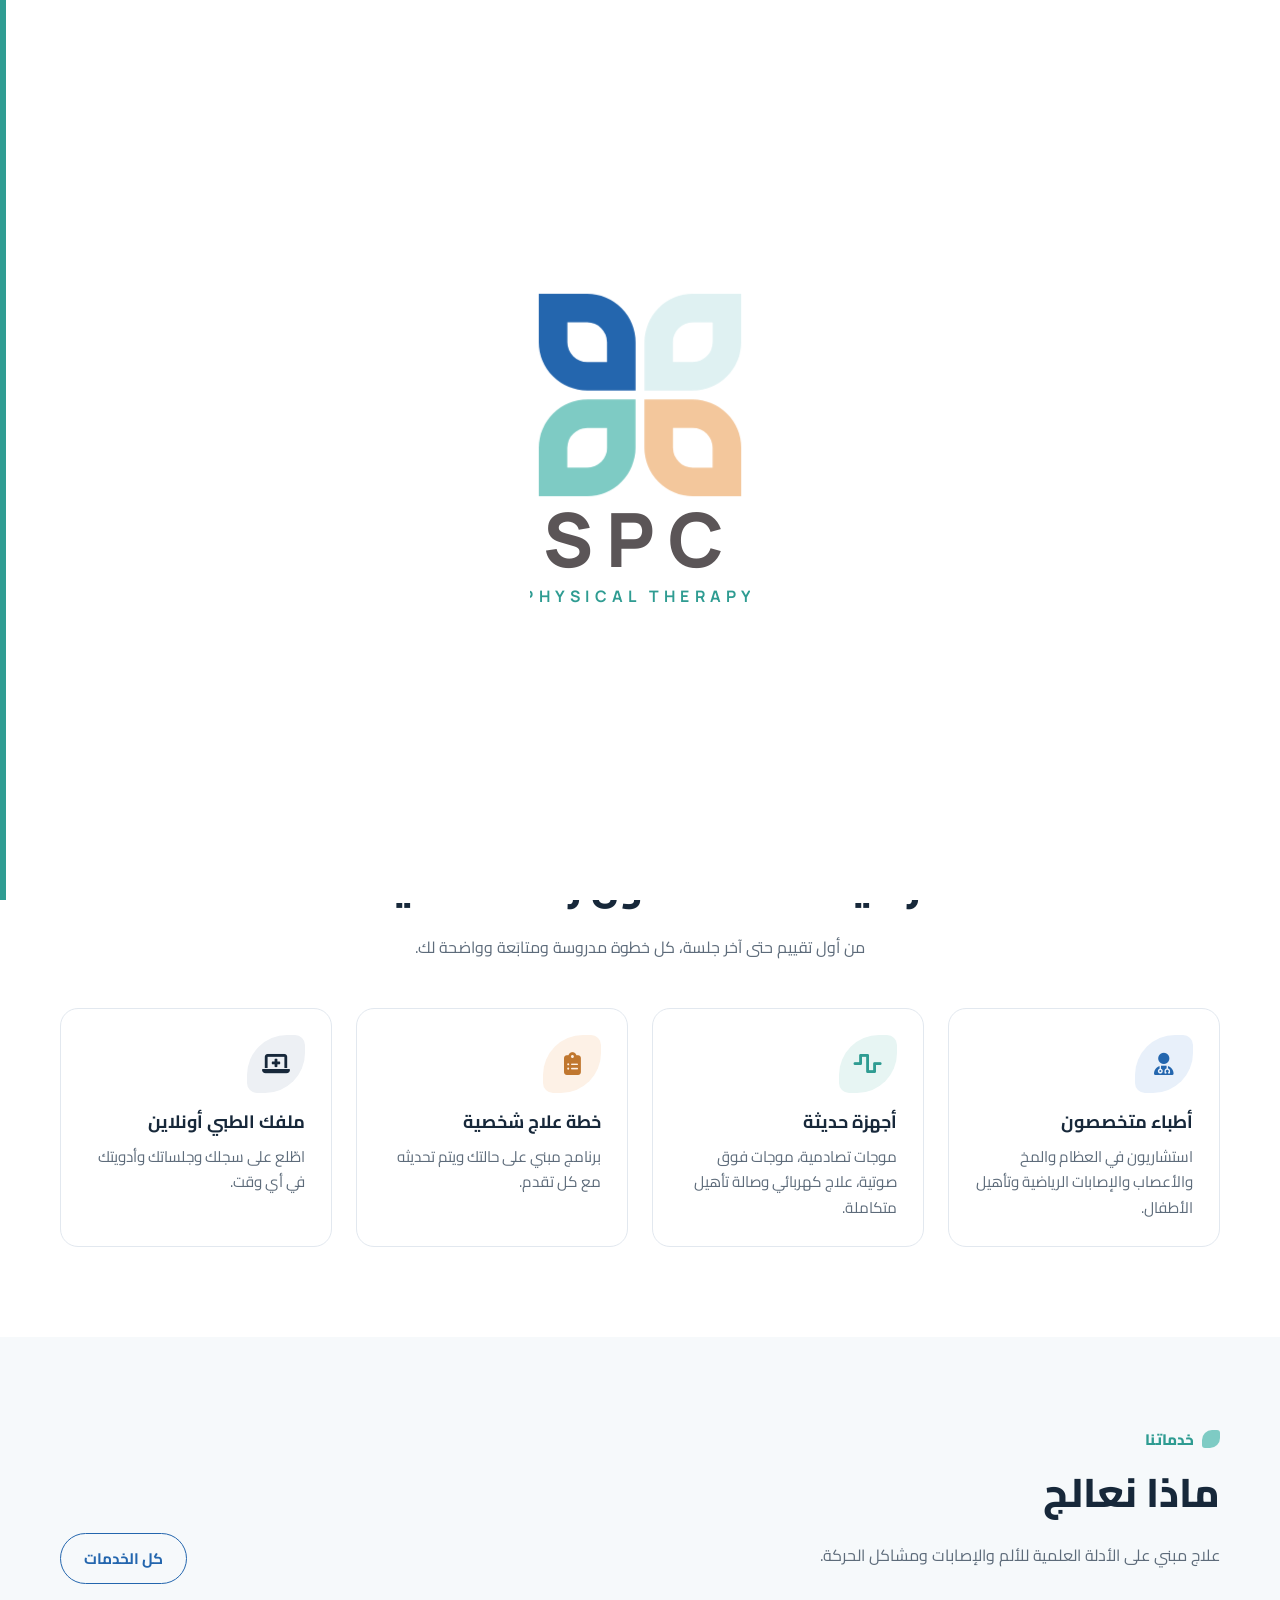
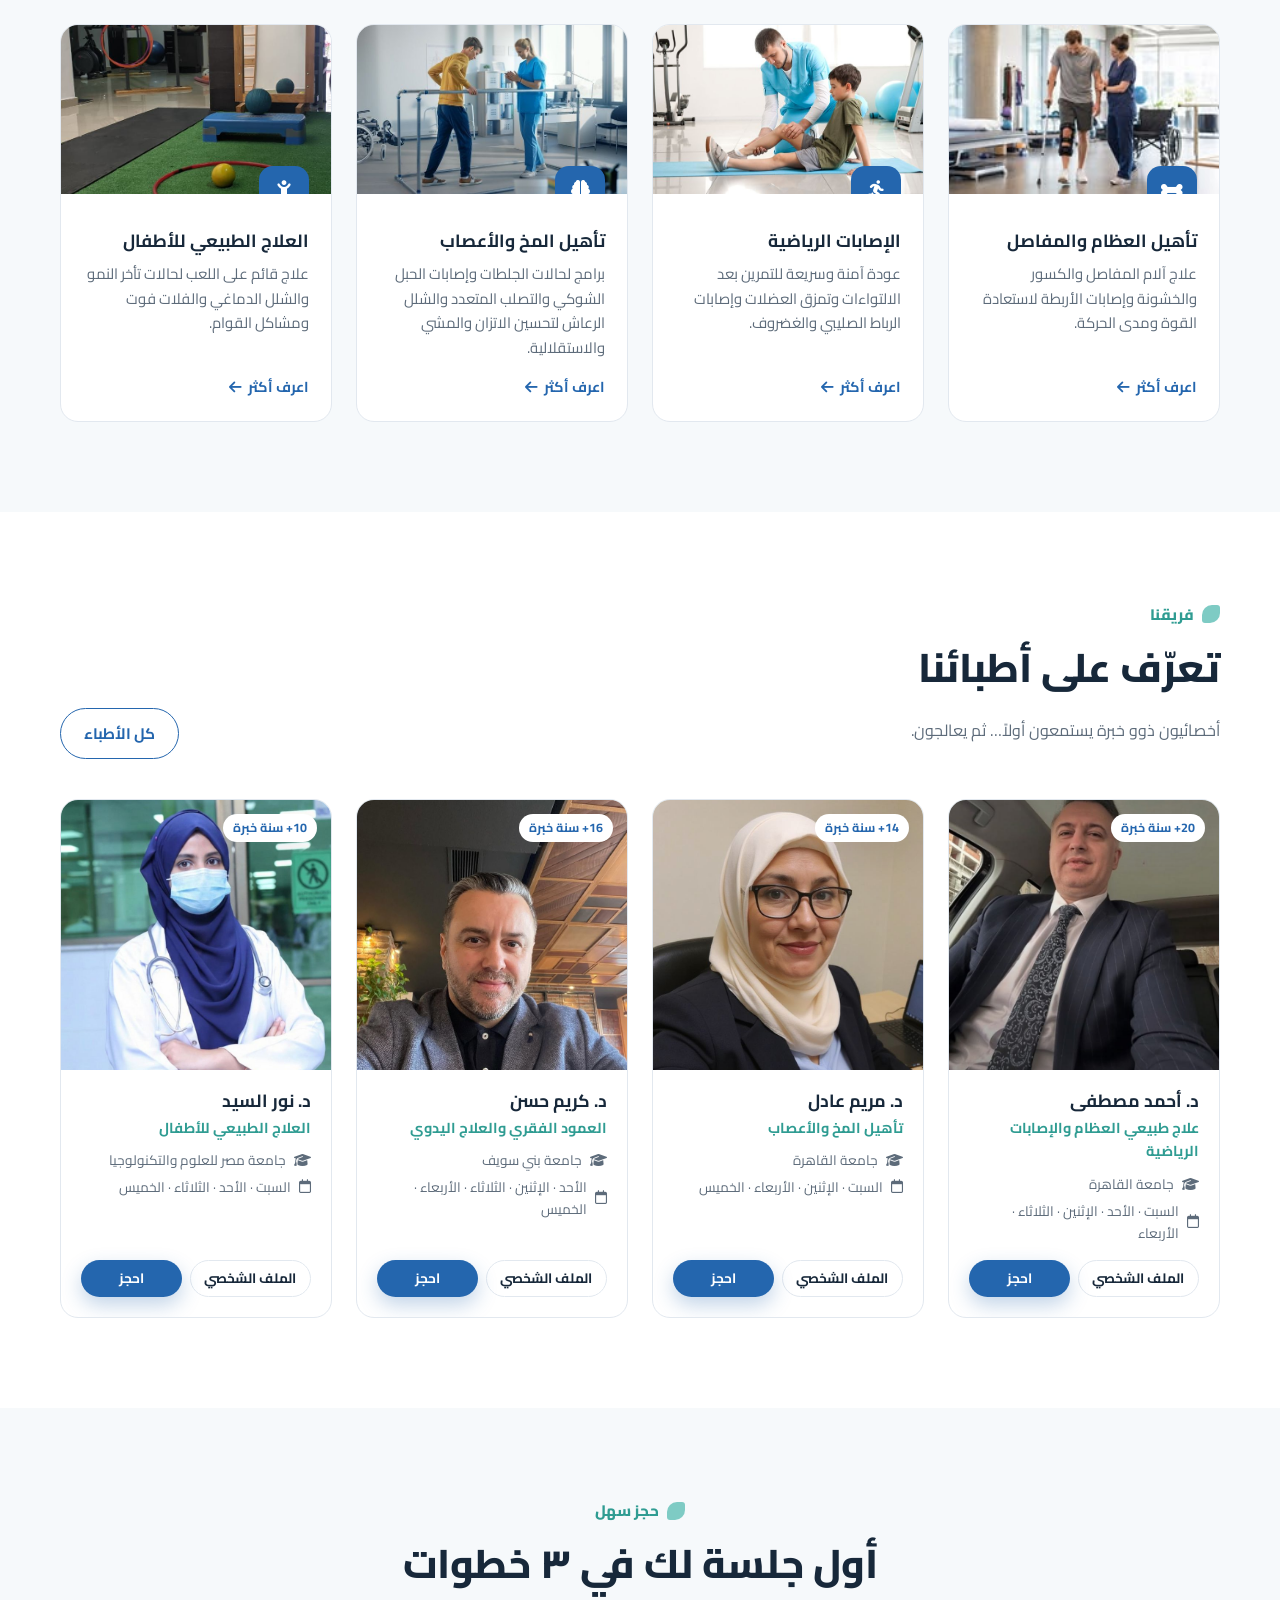
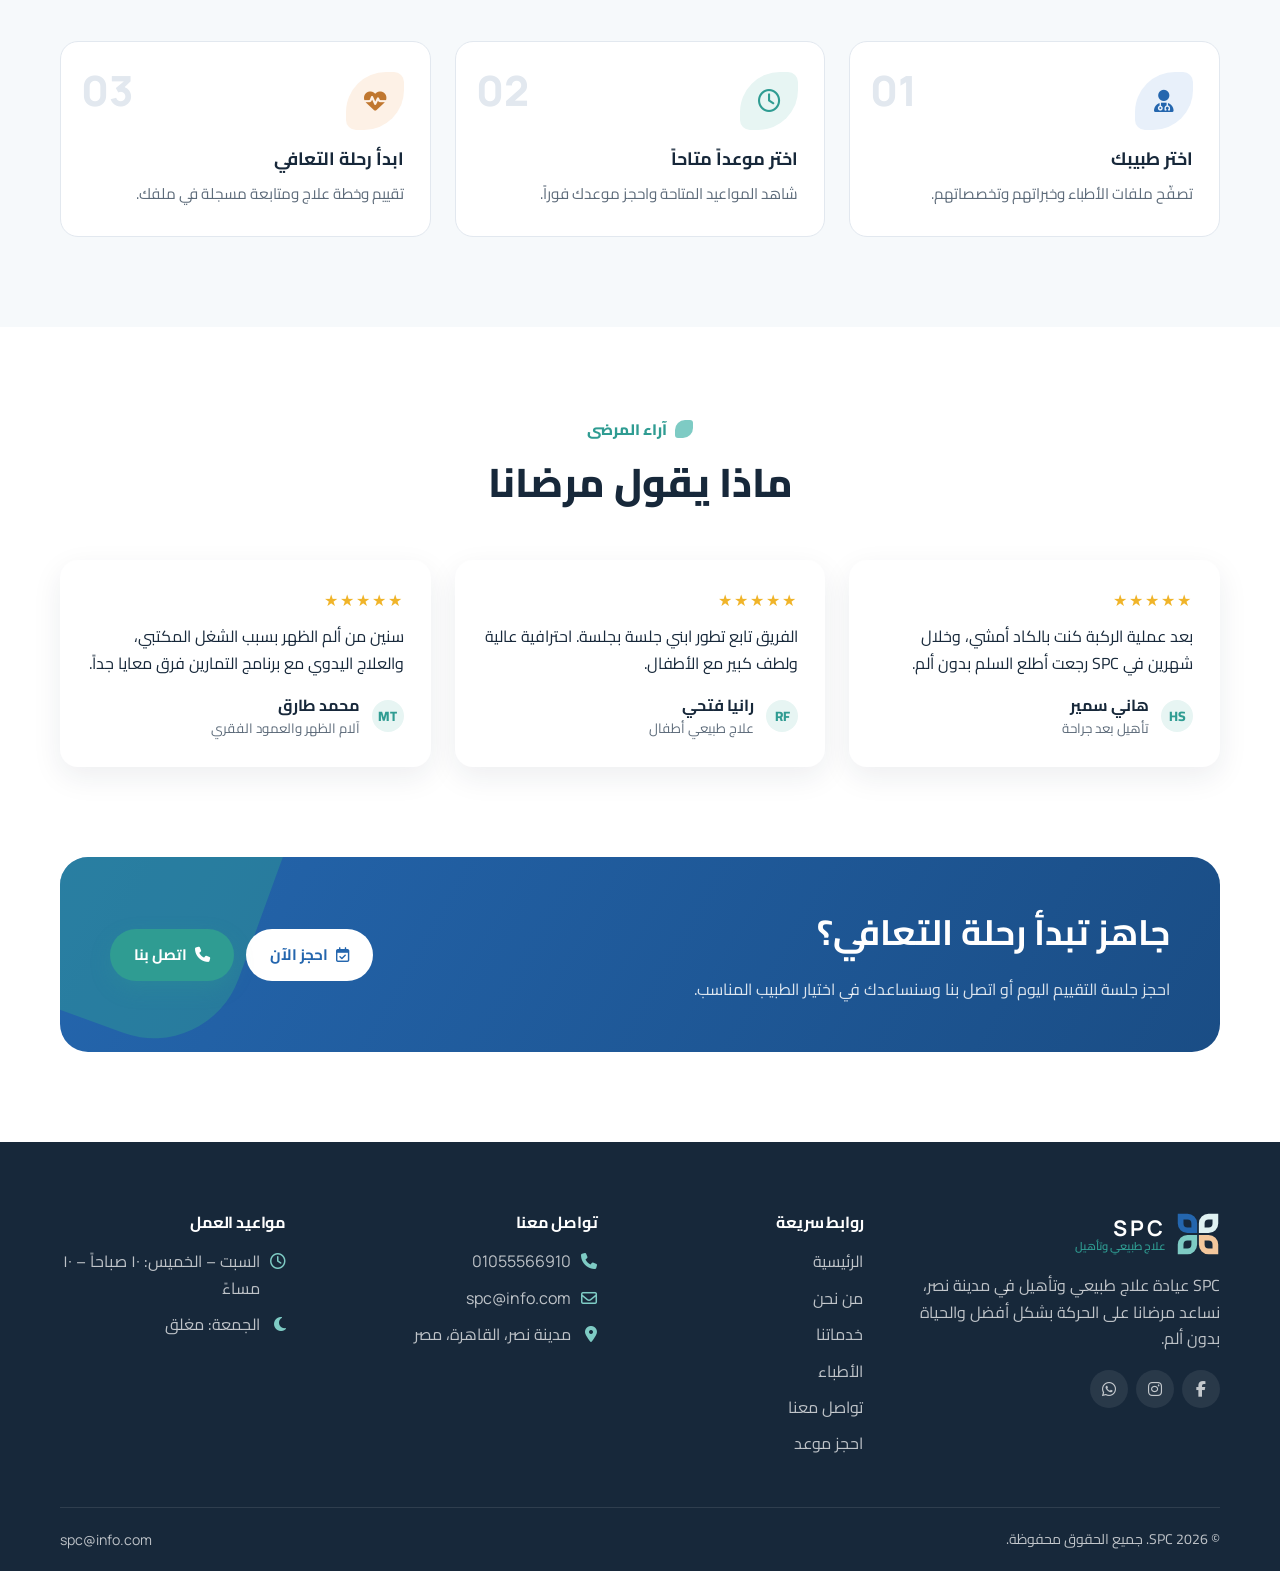
<file: index.html>
<!doctype html>
<html lang="ar" dir="rtl">
<head>
  <meta charset="utf-8">
  <meta name="viewport" content="width=device-width, initial-scale=1">
  <title>SPC | Physical Therapy Clinic</title>
  <meta name="description" content="SPC physical therapy & rehabilitation clinic in Nasr City, Cairo.">
  <script>(function(){var l='ar';try{l=localStorage.getItem('spc_lang')||'ar';if(!sessionStorage.getItem('spc_intro'))document.documentElement.classList.add('show-intro');}catch(e){}var h=document.documentElement;h.lang=l;h.dir=l==='ar'?'rtl':'ltr';})();</script>
  <link rel="preconnect" href="https://fonts.googleapis.com">
  <link rel="preconnect" href="https://fonts.gstatic.com" crossorigin>
  <link rel="stylesheet" href="https://fonts.googleapis.com/css2?family=Cairo:wght@400;600;700;800&family=Manrope:wght@400;600;700;800&display=swap">
  <link rel="stylesheet" href="https://cdnjs.cloudflare.com/ajax/libs/font-awesome/6.5.2/css/all.min.css">
  <link rel="stylesheet" href="assets/css/style.css">
</head>
<body>
  <div id="site-header"></div>

  <main>
    <!-- Hero -->
    <section class="hero">
      <div class="container hero-grid">
        <div>
          <span class="eyebrow"><i class="fa-solid fa-location-dot"></i><span data-i18n="hero.badge"></span></span>
          <h1><span data-i18n="hero.title1"></span><br><span class="accent" data-i18n="hero.title2"></span></h1>
          <p class="lead" data-i18n="hero.text"></p>
          <div class="hero-actions">
            <a href="book.html" class="btn btn-primary"><i class="fa-regular fa-calendar-check"></i><span data-i18n="hero.cta1"></span></a>
            <a href="doctors.html" class="btn btn-outline"><i class="fa-solid fa-user-doctor"></i><span data-i18n="hero.cta2"></span></a>
          </div>
          <div class="hero-stats">
            <div><b>+20</b><span data-i18n="hero.stat1"></span></div>
            <div><b>+5K</b><span data-i18n="hero.stat2"></span></div>
            <div><b id="doc-count">5</b><span data-i18n="hero.stat3"></span></div>
          </div>
        </div>
        <div class="hero-media">
          <div class="main-img"><img src="assets/img/hero.jpg" alt="Physiotherapy session"></div>
          <div class="float-card one">
            <span class="ic ic-teal"><i class="fa-regular fa-calendar-check"></i></span>
            <div><b data-i18n="hero.card1t"></b><small data-i18n="hero.card1d"></small></div>
          </div>
          <div class="float-card two">
            <span class="ic ic-peach"><i class="fa-solid fa-file-medical"></i></span>
            <div><b data-i18n="hero.card2t"></b><small data-i18n="hero.card2d"></small></div>
          </div>
        </div>
      </div>
    </section>

    <!-- Features -->
    <section>
      <div class="container">
        <div class="section-head reveal">
          <span class="kicker" data-i18n="feat.kicker"></span>
          <h2 data-i18n="feat.title"></h2>
          <p data-i18n="feat.sub"></p>
        </div>
        <div class="grid grid-4">
          <div class="card feature reveal"><div class="ic ic-blue"><i class="fa-solid fa-user-doctor"></i></div><h3 data-i18n="feat1.t"></h3><p data-i18n="feat1.d"></p></div>
          <div class="card feature reveal"><div class="ic ic-teal"><i class="fa-solid fa-wave-square"></i></div><h3 data-i18n="feat2.t"></h3><p data-i18n="feat2.d"></p></div>
          <div class="card feature reveal"><div class="ic ic-peach"><i class="fa-solid fa-clipboard-list"></i></div><h3 data-i18n="feat3.t"></h3><p data-i18n="feat3.d"></p></div>
          <div class="card feature reveal"><div class="ic ic-ink"><i class="fa-solid fa-laptop-medical"></i></div><h3 data-i18n="feat4.t"></h3><p data-i18n="feat4.d"></p></div>
        </div>
      </div>
    </section>

    <!-- Services -->
    <section class="section-alt">
      <div class="container">
        <div class="head-row">
          <div class="section-head start reveal">
            <span class="kicker" data-i18n="home.servicesKicker"></span>
            <h2 data-i18n="home.servicesTitle"></h2>
            <p data-i18n="home.servicesSub"></p>
          </div>
          <a href="services.html" class="btn btn-outline" data-i18n="home.allServices"></a>
        </div>
        <div class="grid grid-4" id="home-services"></div>
      </div>
    </section>

    <!-- Doctors -->
    <section>
      <div class="container">
        <div class="head-row">
          <div class="section-head start reveal">
            <span class="kicker" data-i18n="home.doctorsKicker"></span>
            <h2 data-i18n="home.doctorsTitle"></h2>
            <p data-i18n="home.doctorsSub"></p>
          </div>
          <a href="doctors.html" class="btn btn-outline" data-i18n="home.allDoctors"></a>
        </div>
        <div class="grid grid-4" id="home-doctors"></div>
      </div>
    </section>

    <!-- Steps -->
    <section class="section-alt">
      <div class="container">
        <div class="section-head reveal">
          <span class="kicker" data-i18n="home.stepsKicker"></span>
          <h2 data-i18n="home.stepsTitle"></h2>
        </div>
        <div class="grid grid-3 steps">
          <div class="card step feature reveal"><div class="ic ic-blue"><i class="fa-solid fa-user-doctor"></i></div><h3 data-i18n="step1.t"></h3><p data-i18n="step1.d"></p></div>
          <div class="card step feature reveal"><div class="ic ic-teal"><i class="fa-regular fa-clock"></i></div><h3 data-i18n="step2.t"></h3><p data-i18n="step2.d"></p></div>
          <div class="card step feature reveal"><div class="ic ic-peach"><i class="fa-solid fa-heart-pulse"></i></div><h3 data-i18n="step3.t"></h3><p data-i18n="step3.d"></p></div>
        </div>
      </div>
    </section>

    <!-- Testimonials -->
    <section>
      <div class="container">
        <div class="section-head reveal">
          <span class="kicker" data-i18n="home.testKicker"></span>
          <h2 data-i18n="home.testTitle"></h2>
        </div>
        <div class="grid grid-3">
          <div class="card card-shadow quote-card reveal"><div class="stars">★★★★★</div><p data-i18n="test1.text"></p><div class="who"><span class="avatar">HS</span><div><b data-i18n="test1.name"></b><small data-i18n="test1.case"></small></div></div></div>
          <div class="card card-shadow quote-card reveal"><div class="stars">★★★★★</div><p data-i18n="test2.text"></p><div class="who"><span class="avatar">RF</span><div><b data-i18n="test2.name"></b><small data-i18n="test2.case"></small></div></div></div>
          <div class="card card-shadow quote-card reveal"><div class="stars">★★★★★</div><p data-i18n="test3.text"></p><div class="who"><span class="avatar">MT</span><div><b data-i18n="test3.name"></b><small data-i18n="test3.case"></small></div></div></div>
        </div>
      </div>
    </section>

    <!-- CTA -->
    <section style="padding-top:0">
      <div class="container">
        <div class="cta reveal">
          <div><h2 data-i18n="cta.title"></h2><p data-i18n="cta.text"></p></div>
          <div class="btns">
            <a href="book.html" class="btn btn-light"><i class="fa-regular fa-calendar-check"></i><span data-i18n="cta.book"></span></a>
            <a href="tel:+201055566910" class="btn btn-teal"><i class="fa-solid fa-phone"></i><span data-i18n="cta.call"></span></a>
          </div>
        </div>
      </div>
    </section>
  </main>

  <div id="site-footer"></div>

  <script src="assets/js/i18n.js"></script>
  <script src="assets/js/data.js"></script>
  <script src="assets/js/app.js"></script>
  <script src="assets/js/components.js"></script>
  <script src="assets/js/pages/home.js"></script>
</body>
</html>
</file>
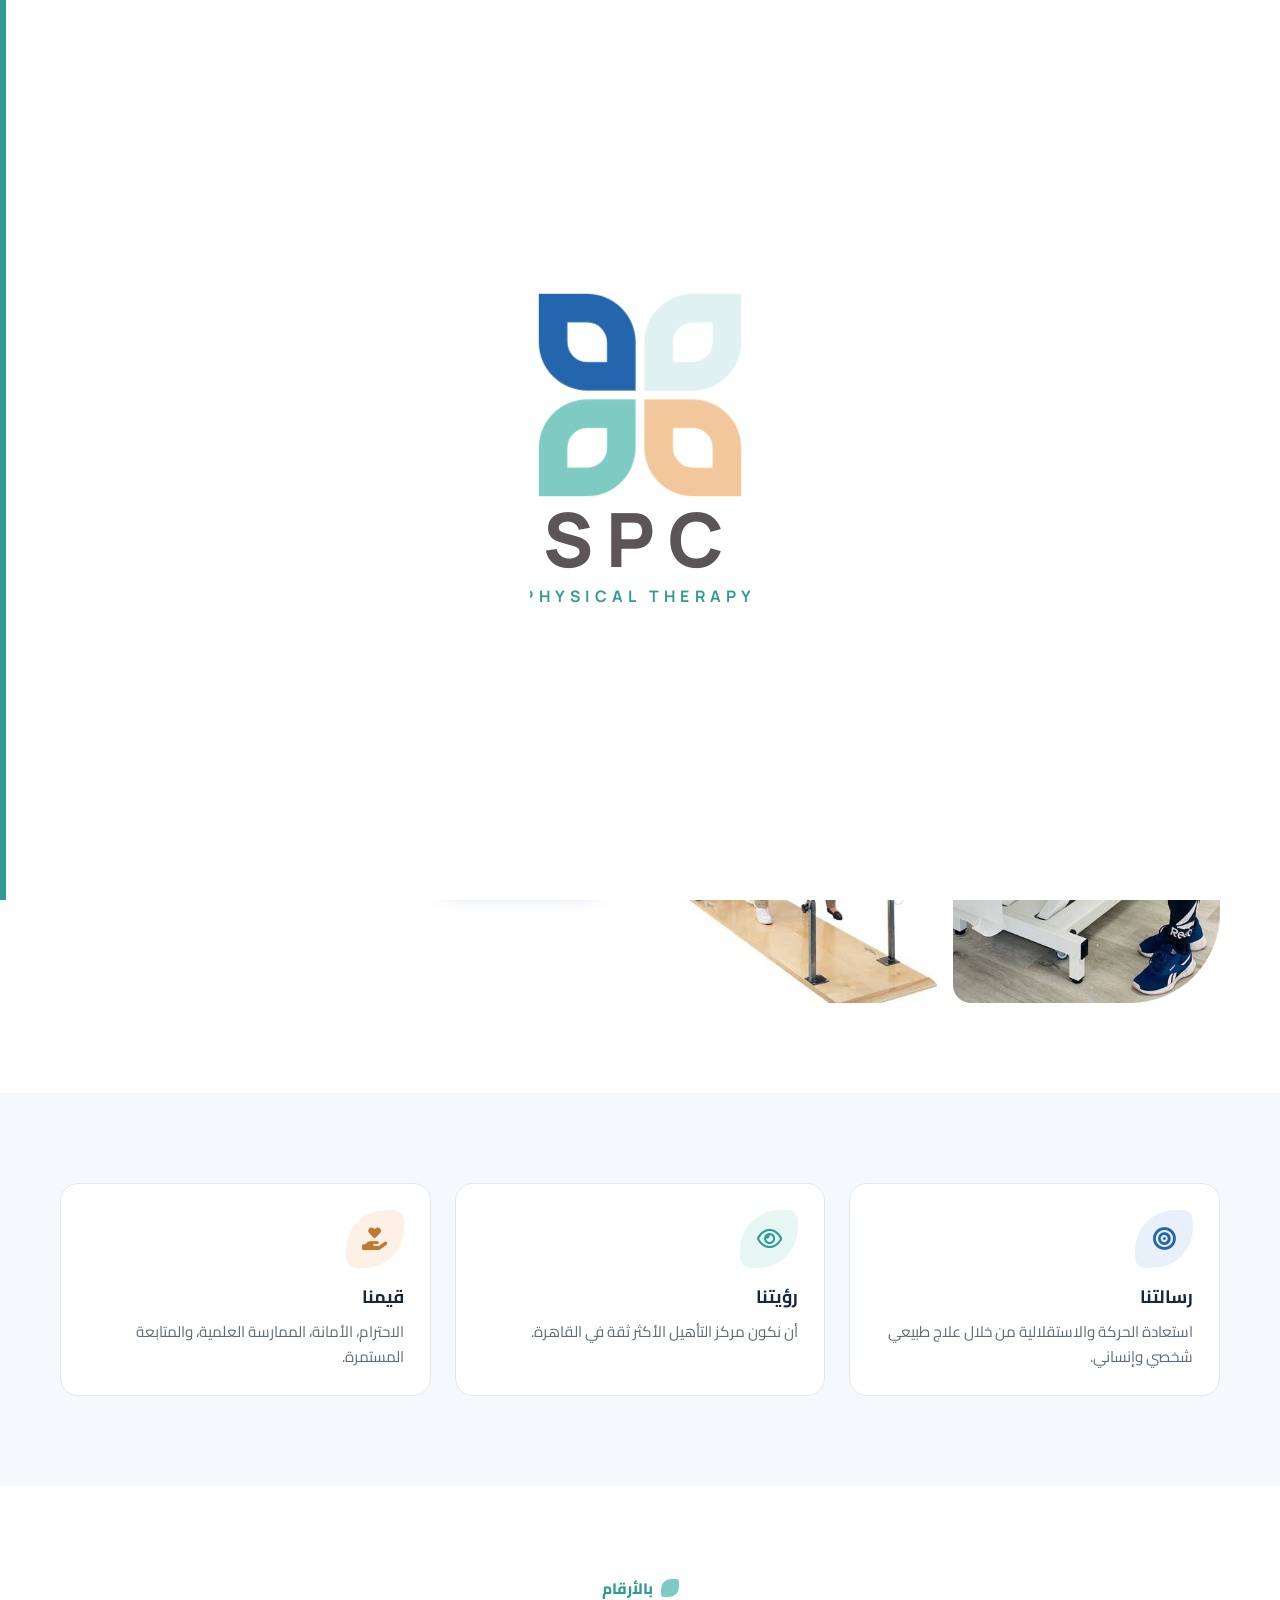
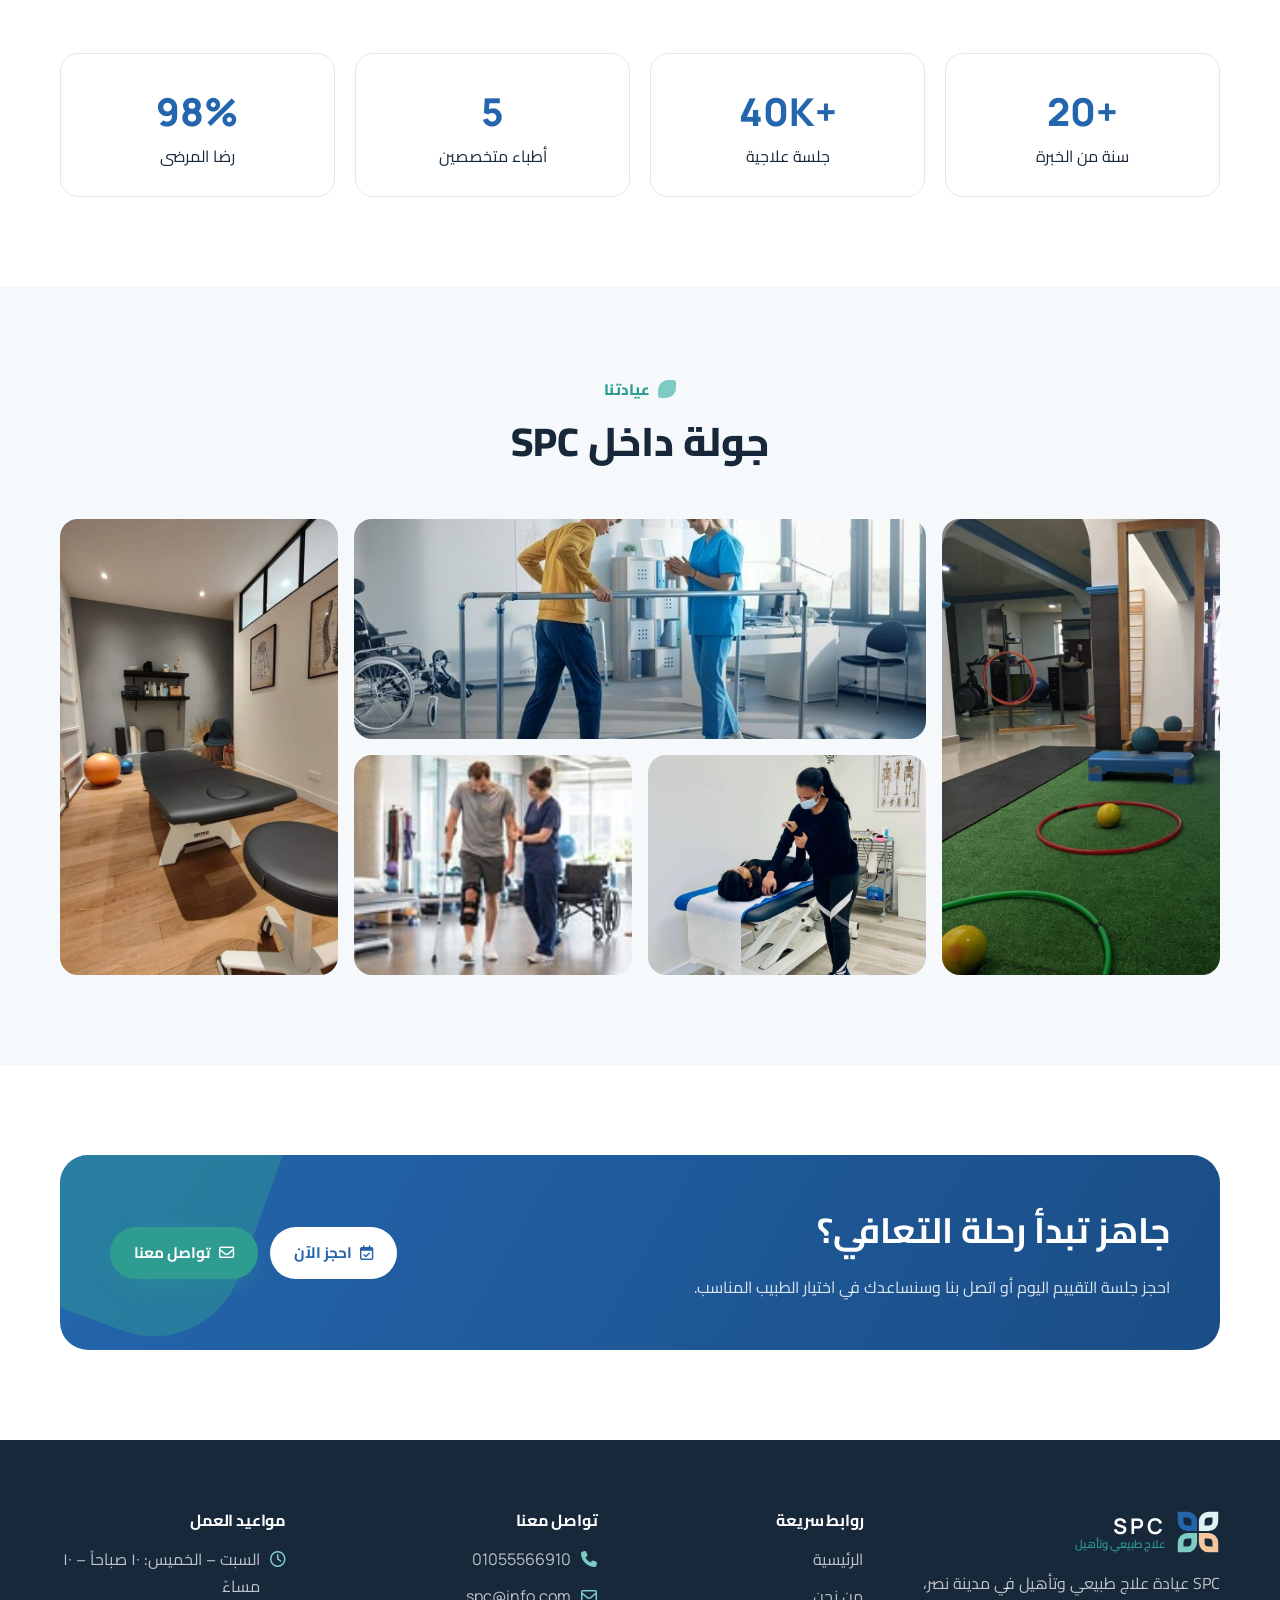
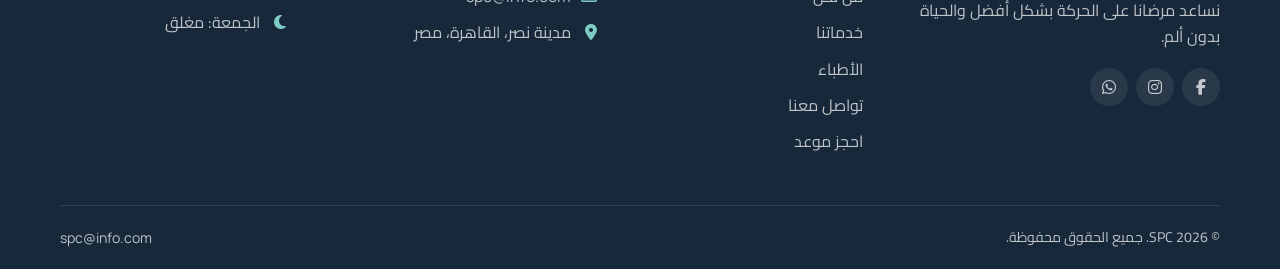
<file: about.html>
<!doctype html>
<html lang="ar" dir="rtl">
<head>
  <meta charset="utf-8">
  <meta name="viewport" content="width=device-width, initial-scale=1">
  <title>SPC | About</title>
  <script>(function(){var l='ar';try{l=localStorage.getItem('spc_lang')||'ar';if(!sessionStorage.getItem('spc_intro'))document.documentElement.classList.add('show-intro');}catch(e){}var h=document.documentElement;h.lang=l;h.dir=l==='ar'?'rtl':'ltr';})();</script>
  <link rel="preconnect" href="https://fonts.googleapis.com">
  <link rel="preconnect" href="https://fonts.gstatic.com" crossorigin>
  <link rel="stylesheet" href="https://fonts.googleapis.com/css2?family=Cairo:wght@400;600;700;800&family=Manrope:wght@400;600;700;800&display=swap">
  <link rel="stylesheet" href="https://cdnjs.cloudflare.com/ajax/libs/font-awesome/6.5.2/css/all.min.css">
  <link rel="stylesheet" href="assets/css/style.css">
</head>
<body>
  <div id="site-header"></div>

  <main>
    <div class="page-banner">
      <img class="banner-bg" src="assets/img/image-6.jpg" alt="">
      <div class="container">
        <div class="crumbs"><a href="index.html" data-i18n="nav.home"></a><span>/</span><span data-i18n="nav.about"></span></div>
        <h1 data-i18n="about.title"></h1>
        <p data-i18n="about.sub"></p>
      </div>
    </div>

    <section>
      <div class="container about-grid">
        <div class="about-collage reveal">
          <div class="tall" style="overflow:hidden;border-radius:var(--leaf)"><img src="assets/img/image-3.jpg" alt=""></div>
          <div class="cell"><img src="assets/img/image-7.jpg" alt=""></div>
          <div class="cell"><img src="assets/img/image-1.jpg" alt=""></div>
        </div>
        <div class="reveal">
          <div class="section-head start" style="margin-bottom:20px">
            <span class="kicker" data-i18n="about.kicker"></span>
            <h2 data-i18n="about.storyTitle"></h2>
          </div>
          <p class="muted" data-i18n="about.p1"></p>
          <p class="muted" data-i18n="about.p2"></p>
          <a href="doctors.html" class="btn btn-primary" style="margin-top:10px"><i class="fa-solid fa-user-doctor"></i><span data-i18n="hero.cta2"></span></a>
        </div>
      </div>
    </section>

    <section class="section-alt">
      <div class="container grid grid-3">
        <div class="card feature reveal"><div class="ic ic-blue"><i class="fa-solid fa-bullseye"></i></div><h3 data-i18n="about.missionT"></h3><p data-i18n="about.missionD"></p></div>
        <div class="card feature reveal"><div class="ic ic-teal"><i class="fa-regular fa-eye"></i></div><h3 data-i18n="about.visionT"></h3><p data-i18n="about.visionD"></p></div>
        <div class="card feature reveal"><div class="ic ic-peach"><i class="fa-solid fa-hand-holding-heart"></i></div><h3 data-i18n="about.valuesT"></h3><p data-i18n="about.valuesD"></p></div>
      </div>
    </section>

    <section>
      <div class="container">
        <div class="section-head reveal"><span class="kicker" data-i18n="about.numbersKicker"></span></div>
        <div class="numbers reveal">
          <div><b>+20</b><span data-i18n="about.n1"></span></div>
          <div><b>+40K</b><span data-i18n="about.n2"></span></div>
          <div><b id="doc-count">5</b><span data-i18n="about.n3"></span></div>
          <div><b>98%</b><span data-i18n="about.n4"></span></div>
        </div>
      </div>
    </section>

    <section class="section-alt">
      <div class="container">
        <div class="section-head reveal">
          <span class="kicker" data-i18n="about.galleryKicker"></span>
          <h2 data-i18n="about.galleryTitle"></h2>
        </div>
        <div class="gallery reveal">
          <figure class="tall"><img src="assets/img/image-5.jpg" alt=""></figure>
          <figure class="wide"><img src="assets/img/image-2.jpg" alt=""></figure>
          <figure class="tall"><img src="assets/img/image-6.jpg" alt=""></figure>
          <figure><img src="assets/img/image-3.jpg" alt=""></figure>
          <figure><img src="assets/img/image-8.jpg" alt=""></figure>
        </div>
      </div>
    </section>

    <section>
      <div class="container">
        <div class="cta reveal">
          <div><h2 data-i18n="cta.title"></h2><p data-i18n="cta.text"></p></div>
          <div class="btns">
            <a href="book.html" class="btn btn-light"><i class="fa-regular fa-calendar-check"></i><span data-i18n="cta.book"></span></a>
            <a href="contact.html" class="btn btn-teal"><i class="fa-regular fa-envelope"></i><span data-i18n="nav.contact"></span></a>
          </div>
        </div>
      </div>
    </section>
  </main>

  <div id="site-footer"></div>

  <script src="assets/js/i18n.js"></script>
  <script src="assets/js/data.js"></script>
  <script src="assets/js/app.js"></script>
  <script>window.renderPage = function () { document.getElementById('doc-count').textContent = Store.doctors.list().length; };</script>
</body>
</html>
</file>
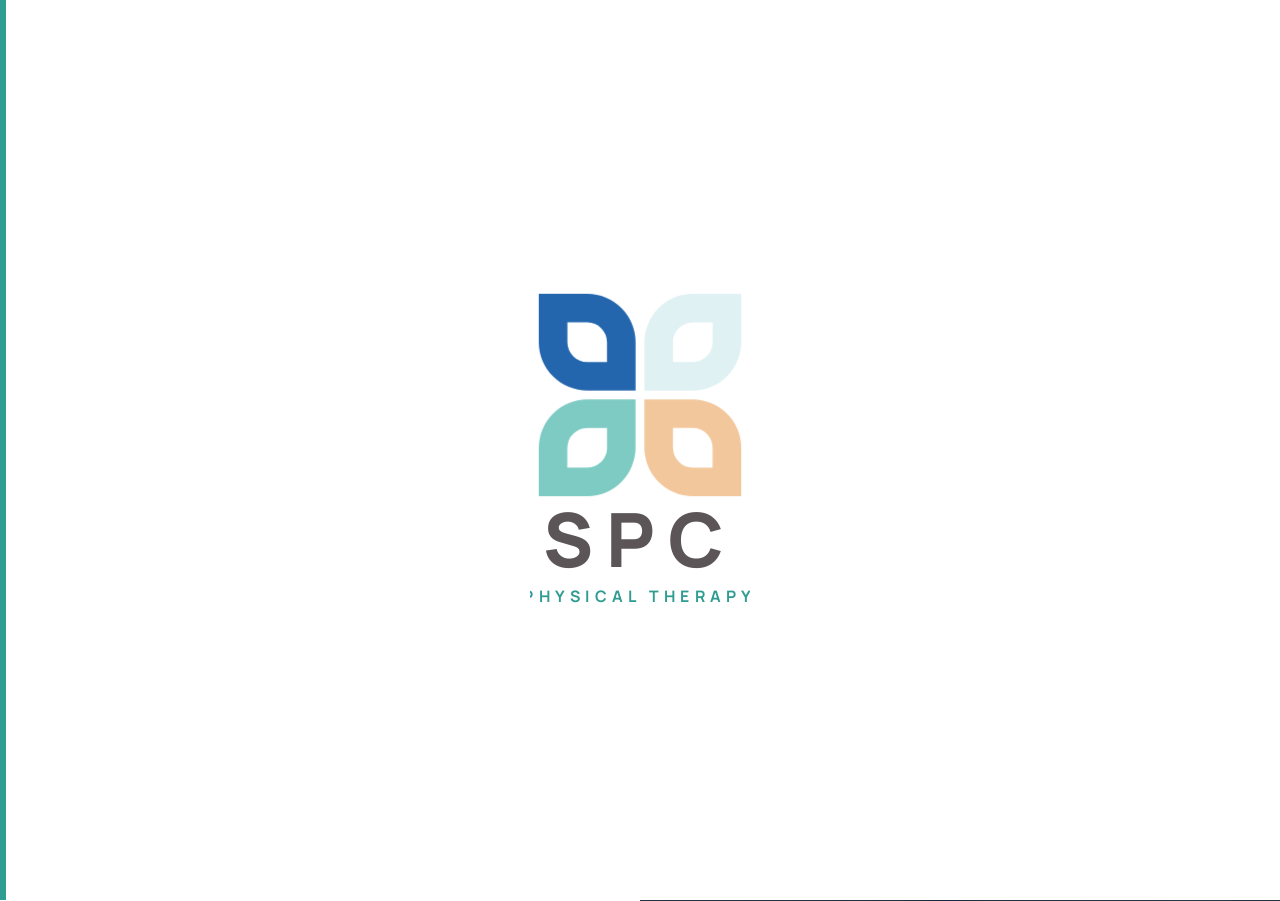
<file: admin-dashboard.html>
<!doctype html>
<html lang="ar" dir="rtl">
<head>
  <meta charset="utf-8">
  <meta name="viewport" content="width=device-width, initial-scale=1">
  <title>SPC | Admin</title>
  <script>(function(){var l='ar';try{l=localStorage.getItem('spc_lang')||'ar';if(!sessionStorage.getItem('spc_intro'))document.documentElement.classList.add('show-intro');}catch(e){}var h=document.documentElement;h.lang=l;h.dir=l==='ar'?'rtl':'ltr';})();</script>
  <link rel="preconnect" href="https://fonts.googleapis.com">
  <link rel="preconnect" href="https://fonts.gstatic.com" crossorigin>
  <link rel="stylesheet" href="https://fonts.googleapis.com/css2?family=Cairo:wght@400;600;700;800&family=Manrope:wght@400;600;700;800&display=swap">
  <link rel="stylesheet" href="https://cdnjs.cloudflare.com/ajax/libs/font-awesome/6.5.2/css/all.min.css">
  <link rel="stylesheet" href="assets/css/style.css">
</head>
<body>
  <div id="site-header"></div>

  <div class="dash" id="dash">
    <aside class="dash-side">
      <div class="dash-user" id="dash-user"></div>
      <nav class="dash-nav">
        <button data-tab="overview"><i class="fa-solid fa-house"></i><span data-i18n="dash.overview"></span></button>
        <button data-tab="finance"><i class="fa-solid fa-sack-dollar"></i><span data-i18n="dash.finance"></span></button>
        <button data-tab="billing"><i class="fa-solid fa-tags"></i><span data-i18n="dash.billing"></span></button>
        <button data-tab="doctors"><i class="fa-solid fa-user-doctor"></i><span data-i18n="dash.doctors"></span></button>
        <button data-tab="patients"><i class="fa-solid fa-hospital-user"></i><span data-i18n="dash.patients"></span></button>
        <button data-tab="cases"><i class="fa-solid fa-notes-medical"></i><span data-i18n="dash.cases"></span></button>
        <button data-tab="appointments"><i class="fa-regular fa-calendar"></i><span data-i18n="dash.appointments"></span></button>
        <button data-tab="messages"><i class="fa-regular fa-envelope"></i><span data-i18n="dash.messages"></span><span class="count" id="msg-count"></span></button>
      </nav>
    </aside>
    <div class="dash-main">
      <div data-pane="overview"></div>
      <div data-pane="finance" class="hidden"></div>
      <div data-pane="billing" class="hidden"></div>
      <div data-pane="doctors" class="hidden"></div>
      <div data-pane="patients" class="hidden"></div>
      <div data-pane="cases" class="hidden"></div>
      <div data-pane="appointments" class="hidden"></div>
      <div data-pane="messages" class="hidden"></div>
    </div>
  </div>

  <script src="assets/js/i18n.js"></script>
  <script src="assets/js/data.js"></script>
  <script src="assets/js/app.js"></script>
  <script src="assets/js/dash.js"></script>
  <script src="assets/js/cases.js"></script>
  <script src="assets/js/pages/finance.js"></script>
  <script src="assets/js/pages/admin.js"></script>
</body>
</html>
</file>
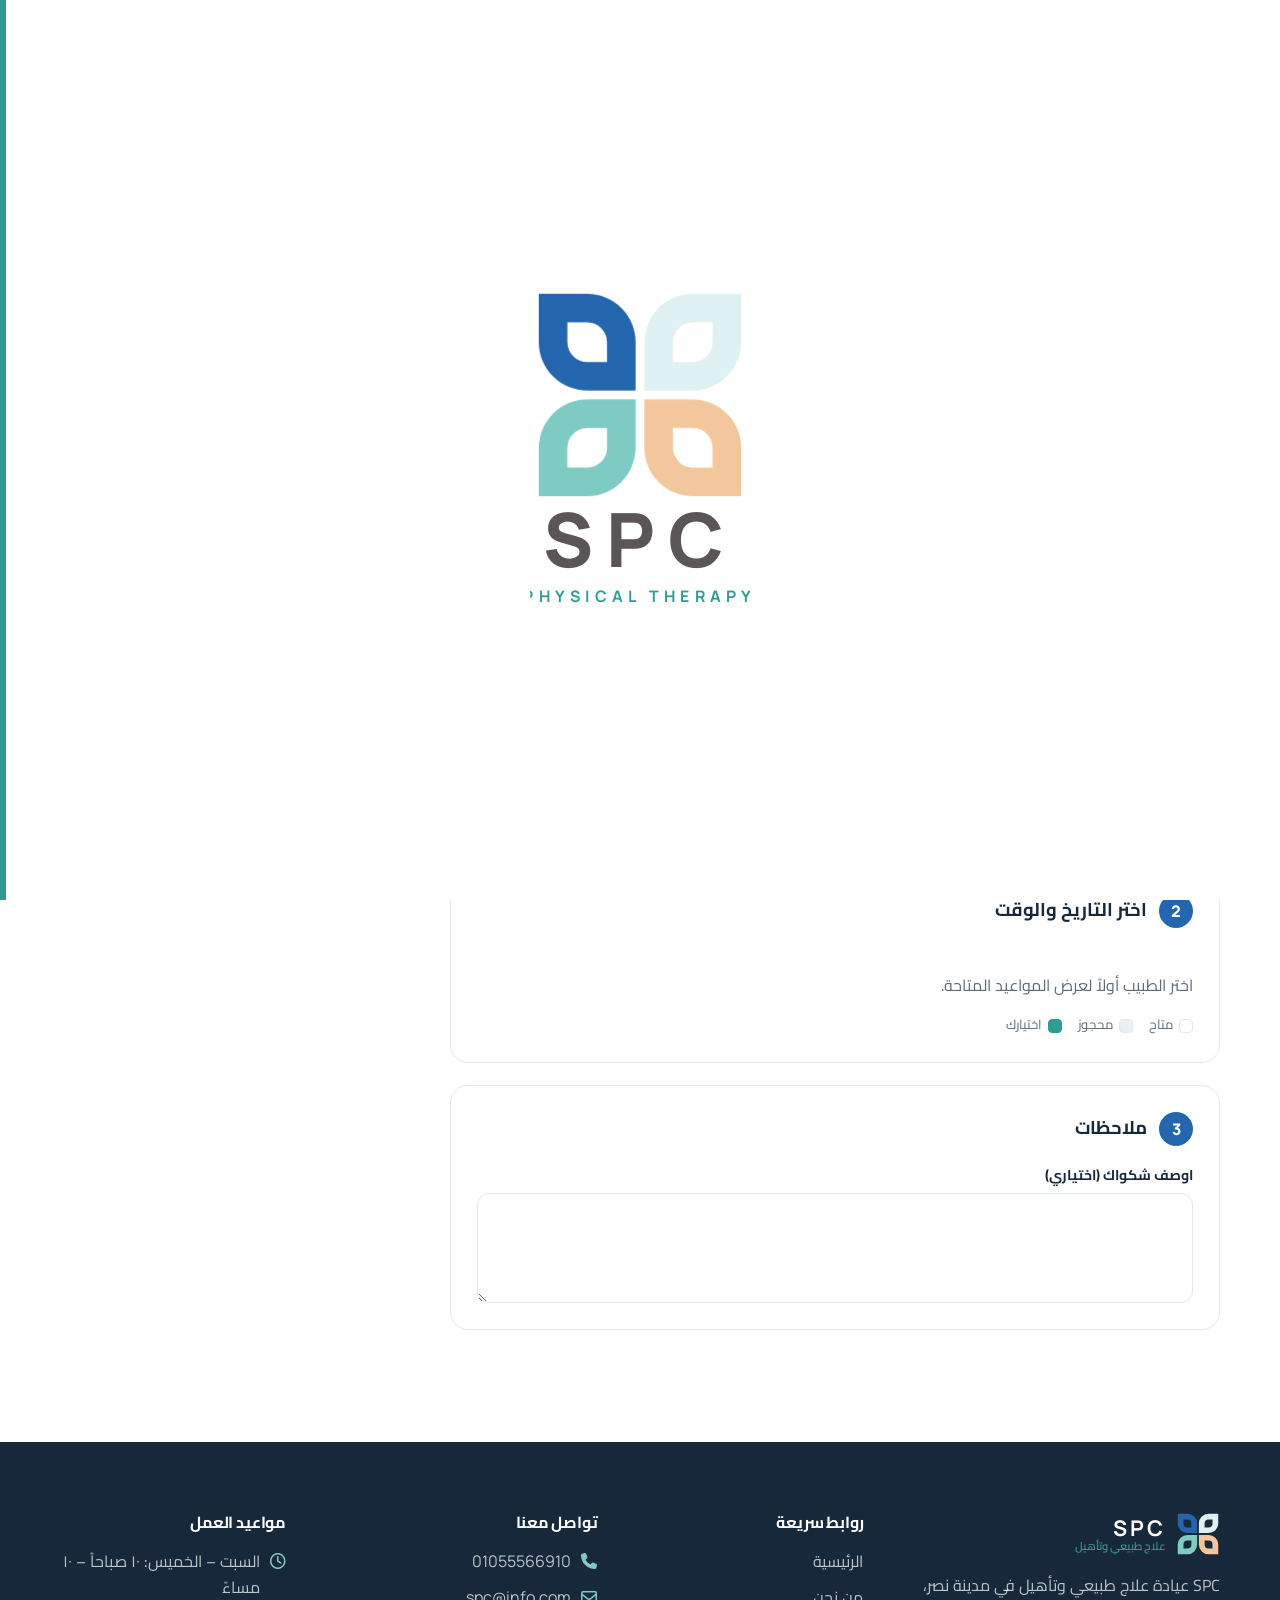
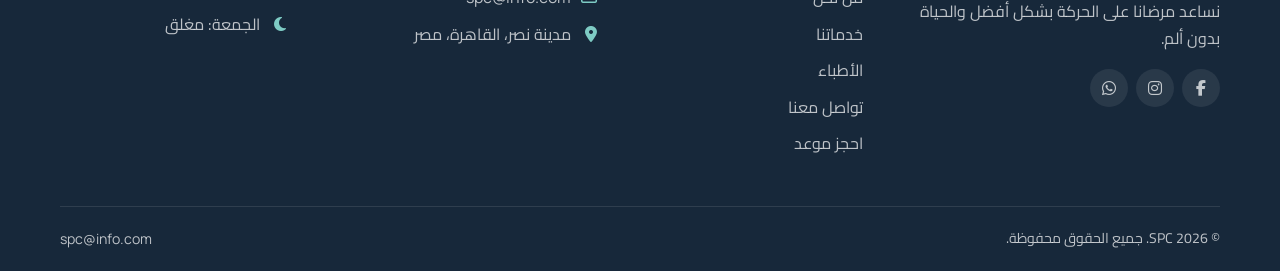
<file: book.html>
<!doctype html>
<html lang="ar" dir="rtl">
<head>
  <meta charset="utf-8">
  <meta name="viewport" content="width=device-width, initial-scale=1">
  <title>SPC | Book appointment</title>
  <script>(function(){var l='ar';try{l=localStorage.getItem('spc_lang')||'ar';if(!sessionStorage.getItem('spc_intro'))document.documentElement.classList.add('show-intro');}catch(e){}var h=document.documentElement;h.lang=l;h.dir=l==='ar'?'rtl':'ltr';})();</script>
  <link rel="preconnect" href="https://fonts.googleapis.com">
  <link rel="preconnect" href="https://fonts.gstatic.com" crossorigin>
  <link rel="stylesheet" href="https://fonts.googleapis.com/css2?family=Cairo:wght@400;600;700;800&family=Manrope:wght@400;600;700;800&display=swap">
  <link rel="stylesheet" href="https://cdnjs.cloudflare.com/ajax/libs/font-awesome/6.5.2/css/all.min.css">
  <link rel="stylesheet" href="assets/css/style.css">
</head>
<body>
  <div id="site-header"></div>

  <main>
    <div class="page-banner" style="padding:50px 0 44px">
      <img class="banner-bg" src="assets/img/image-8.jpg" alt="">
      <div class="container">
        <div class="crumbs"><a href="index.html" data-i18n="nav.home"></a><span>/</span><span data-i18n="nav.book"></span></div>
        <h1 data-i18n="book.title"></h1>
        <p data-i18n="book.sub"></p>
      </div>
    </div>

    <section style="padding-top:40px">
      <div class="container">
        <div id="auth-alert" style="margin-bottom:20px"></div>
        <div class="booking-grid">
          <div>
            <div class="card book-step">
              <div class="step-title"><span>1</span><h2 data-i18n="book.step1"></h2></div>
              <div class="doctor-pick" id="doctor-pick"></div>
              <div class="field" style="margin-top:18px;max-width:420px">
                <label for="service-select" data-i18n="book.service"></label>
                <select id="service-select"></select>
              </div>
            </div>

            <div class="card book-step">
              <div class="step-title"><span>2</span><h2 data-i18n="book.step2"></h2></div>
              <div class="date-strip" id="date-strip"></div>
              <div id="slots-box" style="margin-top:18px"></div>
              <div class="legend">
                <span><i></i><span data-i18n="book.free"></span></span>
                <span><i class="taken-i"></i><span data-i18n="book.taken"></span></span>
                <span><i class="sel-i"></i><span data-i18n="book.selected"></span></span>
              </div>
            </div>

            <div class="card book-step">
              <div class="step-title"><span>3</span><h2 data-i18n="book.step3"></h2></div>
              <div class="field"><label for="notes" data-i18n="book.notes"></label><textarea id="notes"></textarea></div>
            </div>
          </div>

          <aside class="sticky-side">
            <div class="card card-shadow">
              <h3 style="font-size:1.1rem" data-i18n="book.summary"></h3>
              <div id="summary"></div>
              <button class="btn btn-primary btn-block" id="confirm-btn" style="margin-top:18px"><i class="fa-regular fa-calendar-check"></i><span data-i18n="book.confirm"></span></button>
            </div>
          </aside>
        </div>
      </div>
    </section>
  </main>

  <div id="site-footer"></div>

  <script src="assets/js/i18n.js"></script>
  <script src="assets/js/data.js"></script>
  <script src="assets/js/app.js"></script>
  <script src="assets/js/pages/book.js"></script>
</body>
</html>
</file>
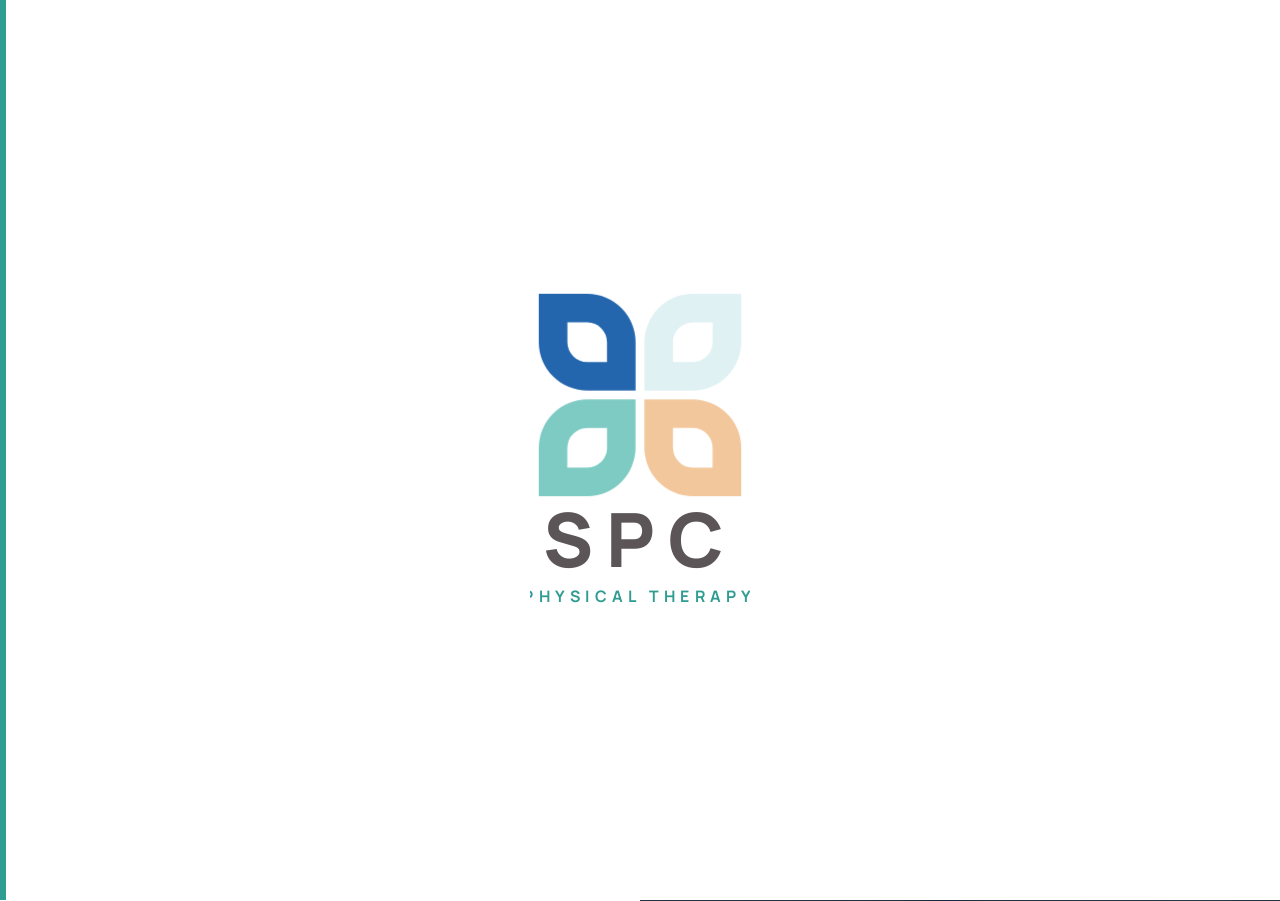
<file: case.html>
<!doctype html>
<html lang="ar" dir="rtl">
<head>
  <meta charset="utf-8">
  <meta name="viewport" content="width=device-width, initial-scale=1">
  <title>SPC | Case file</title>
  <script>(function(){var l='ar';try{l=localStorage.getItem('spc_lang')||'ar';if(!sessionStorage.getItem('spc_intro'))document.documentElement.classList.add('show-intro');}catch(e){}var h=document.documentElement;h.lang=l;h.dir=l==='ar'?'rtl':'ltr';})();</script>
  <link rel="preconnect" href="https://fonts.googleapis.com">
  <link rel="preconnect" href="https://fonts.gstatic.com" crossorigin>
  <link rel="stylesheet" href="https://fonts.googleapis.com/css2?family=Cairo:wght@400;600;700;800&family=Manrope:wght@400;600;700;800&display=swap">
  <link rel="stylesheet" href="https://cdnjs.cloudflare.com/ajax/libs/font-awesome/6.5.2/css/all.min.css">
  <link rel="stylesheet" href="assets/css/style.css">
</head>
<body>
  <div id="site-header"></div>
  <main style="background:var(--bg);min-height:calc(100vh - var(--header-h));padding:30px 0 60px">
    <div class="container" id="case-file"></div>
  </main>

  <script src="assets/js/i18n.js"></script>
  <script src="assets/js/data.js"></script>
  <script src="assets/js/app.js"></script>
  <script src="assets/js/dash.js"></script>
  <script src="assets/js/cases.js"></script>
  <script src="assets/js/pages/case.js"></script>
</body>
</html>
</file>
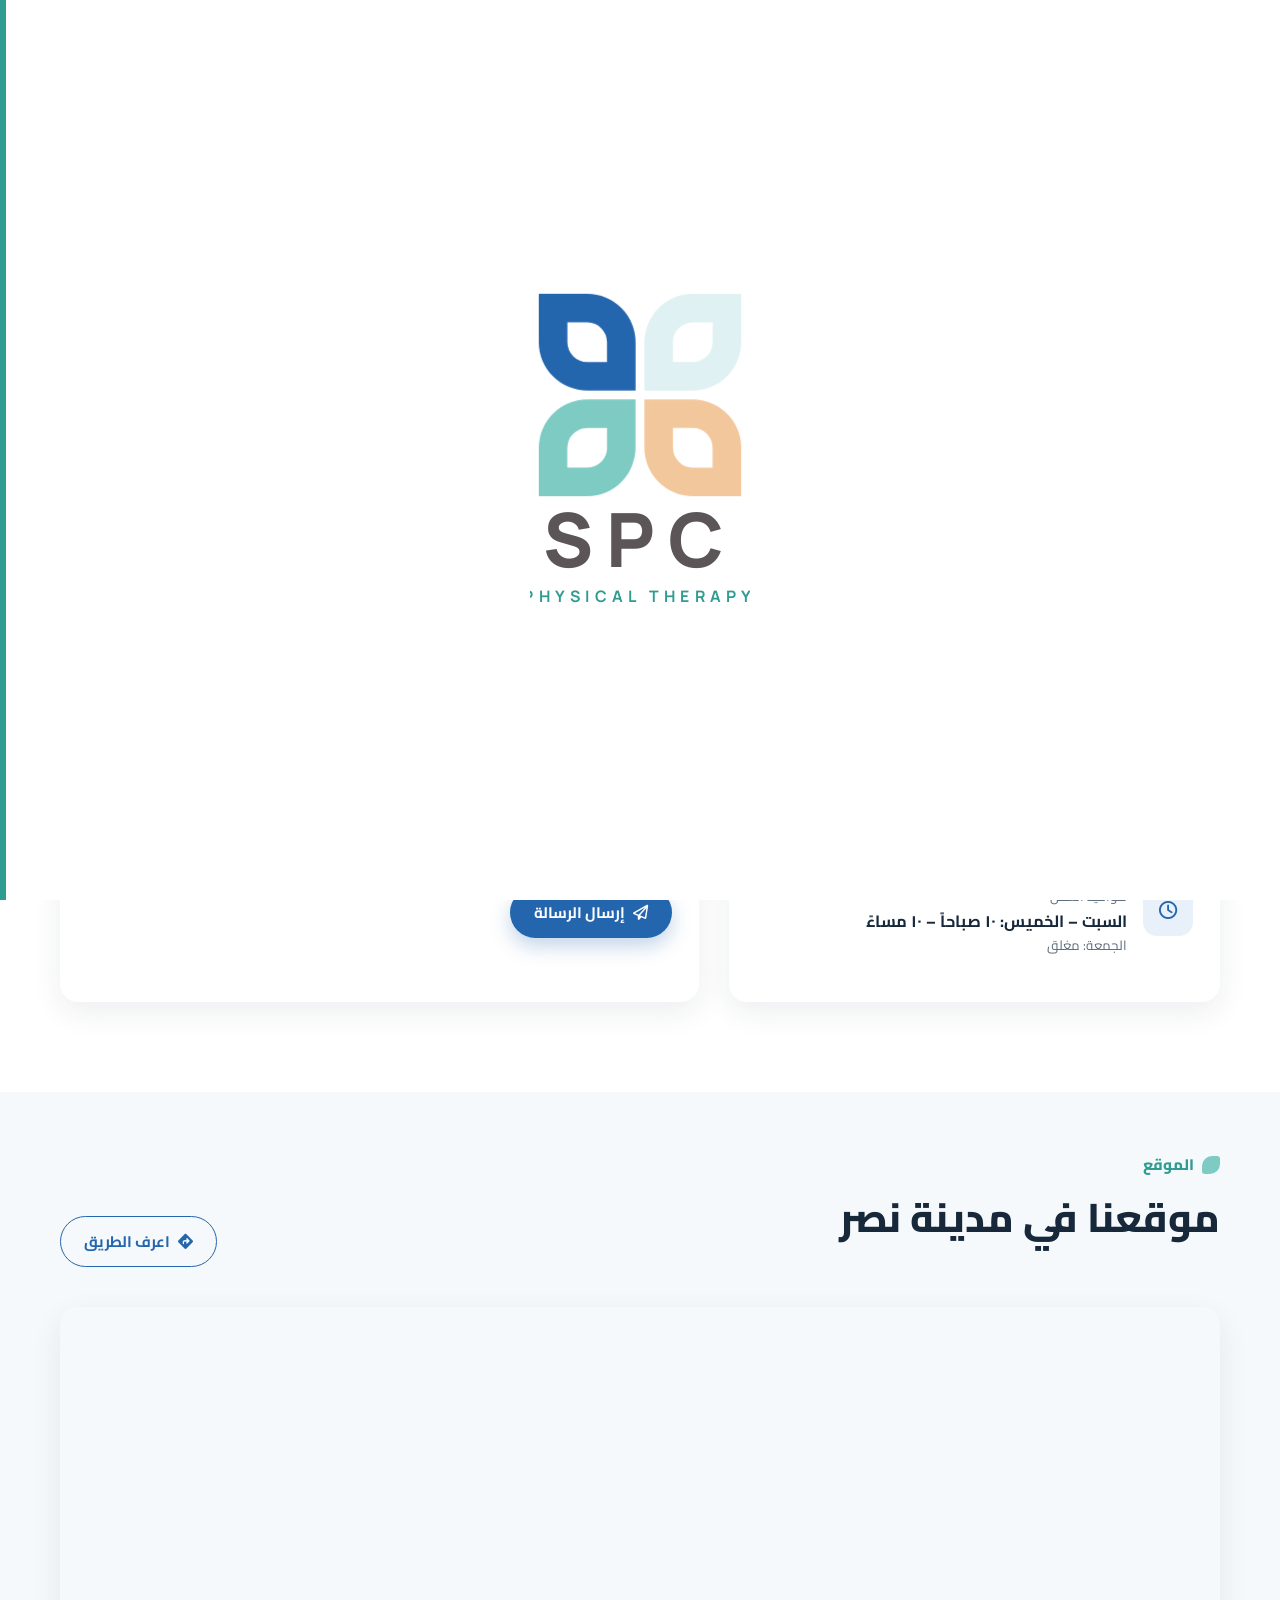
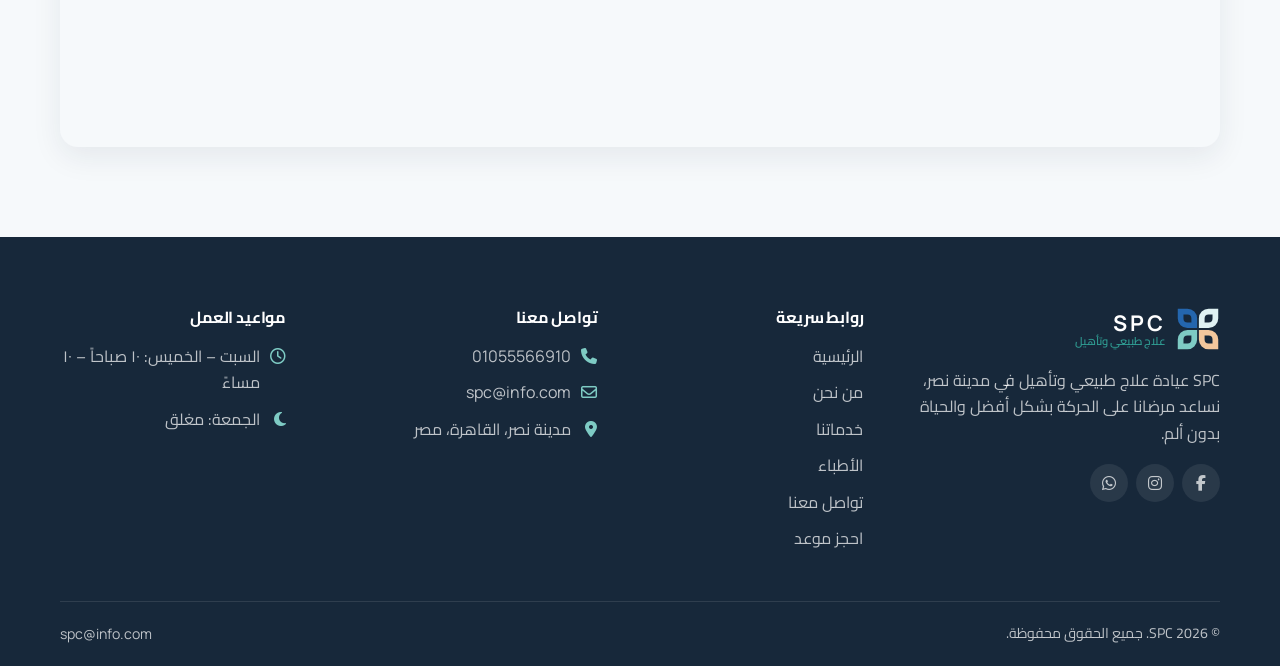
<file: contact.html>
<!doctype html>
<html lang="ar" dir="rtl">
<head>
  <meta charset="utf-8">
  <meta name="viewport" content="width=device-width, initial-scale=1">
  <title>SPC | Contact</title>
  <script>(function(){var l='ar';try{l=localStorage.getItem('spc_lang')||'ar';if(!sessionStorage.getItem('spc_intro'))document.documentElement.classList.add('show-intro');}catch(e){}var h=document.documentElement;h.lang=l;h.dir=l==='ar'?'rtl':'ltr';})();</script>
  <link rel="preconnect" href="https://fonts.googleapis.com">
  <link rel="preconnect" href="https://fonts.gstatic.com" crossorigin>
  <link rel="stylesheet" href="https://fonts.googleapis.com/css2?family=Cairo:wght@400;600;700;800&family=Manrope:wght@400;600;700;800&display=swap">
  <link rel="stylesheet" href="https://cdnjs.cloudflare.com/ajax/libs/font-awesome/6.5.2/css/all.min.css">
  <link rel="stylesheet" href="assets/css/style.css">
</head>
<body>
  <div id="site-header"></div>

  <main>
    <div class="page-banner">
      <img class="banner-bg" src="assets/img/image-5.jpg" alt="">
      <div class="container">
        <div class="crumbs"><a href="index.html" data-i18n="nav.home"></a><span>/</span><span data-i18n="nav.contact"></span></div>
        <h1 data-i18n="contact.title"></h1>
        <p data-i18n="contact.sub"></p>
      </div>
    </div>

    <section>
      <div class="container contact-grid">
        <div class="card card-shadow reveal">
          <h2 style="font-size:1.3rem" data-i18n="contact.infoTitle"></h2>
          <div class="info-item"><span class="ic ic-blue"><i class="fa-solid fa-phone"></i></span><div><small data-i18n="contact.phone"></small><a href="tel:+201055566910"><b class="num">01055566910</b></a></div></div>
          <div class="info-item"><span class="ic ic-teal"><i class="fa-brands fa-whatsapp"></i></span><div><small data-i18n="contact.whatsapp"></small><a href="https://wa.me/201055566910" target="_blank" rel="noopener"><b class="num">01055566910</b></a></div></div>
          <div class="info-item"><span class="ic ic-peach"><i class="fa-regular fa-envelope"></i></span><div><small data-i18n="contact.email"></small><a href="mailto:spc@info.com"><b class="num">spc@info.com</b></a></div></div>
          <div class="info-item"><span class="ic ic-ink"><i class="fa-solid fa-location-dot"></i></span><div><small data-i18n="contact.address"></small><b data-i18n="contact.addressVal"></b></div></div>
          <div class="info-item"><span class="ic ic-blue"><i class="fa-regular fa-clock"></i></span><div><small data-i18n="footer.hours"></small><b data-i18n="footer.hoursVal"></b><small data-i18n="footer.friday"></small></div></div>
        </div>

        <div class="card card-shadow reveal">
          <h2 style="font-size:1.3rem" data-i18n="contact.formTitle"></h2>
          <form id="contact-form" class="form-grid" novalidate>
            <div class="field"><label data-i18n="form.name"></label><input name="name" required></div>
            <div class="field"><label data-i18n="form.phone"></label><input name="phone" type="tel" required></div>
            <div class="field"><label data-i18n="form.email"></label><input name="email" type="email"></div>
            <div class="field"><label data-i18n="form.subject"></label><input name="subject"></div>
            <div class="field full"><label data-i18n="form.message"></label><textarea name="message" required></textarea></div>
            <div class="full" id="contact-alert"></div>
            <div class="full"><button class="btn btn-primary" type="submit"><i class="fa-regular fa-paper-plane"></i><span data-i18n="form.send"></span></button></div>
          </form>
        </div>
      </div>
    </section>

    <section class="section-alt" style="padding-top:60px">
      <div class="container">
        <div class="head-row">
          <div class="section-head start reveal">
            <span class="kicker" data-i18n="contact.mapKicker"></span>
            <h2 data-i18n="contact.mapTitle"></h2>
          </div>
          <a class="btn btn-outline" target="_blank" rel="noopener" href="https://www.google.com/maps/search/?api=1&query=Nasr+City+Cairo+Egypt"><i class="fa-solid fa-diamond-turn-right"></i><span data-i18n="contact.directions"></span></a>
        </div>
        <div class="map-wrap reveal">
          <iframe title="SPC location" loading="lazy" referrerpolicy="no-referrer-when-downgrade" src="https://www.google.com/maps?q=Nasr+City,+Cairo,+Egypt&z=14&output=embed"></iframe>
        </div>
      </div>
    </section>
  </main>

  <div id="site-footer"></div>

  <script src="assets/js/i18n.js"></script>
  <script src="assets/js/data.js"></script>
  <script src="assets/js/app.js"></script>
  <script>
    document.getElementById('contact-form').addEventListener('submit', function (e) {
      e.preventDefault();
      const f = Object.fromEntries(new FormData(this));
      const alertBox = document.getElementById('contact-alert');
      if (!f.name.trim() || !f.phone.trim() || !f.message.trim()) {
        alertBox.innerHTML = `<div class="alert alert-error">${SPC.t('form.required')}</div>`;
        return;
      }
      Store.messages.add(f);
      this.reset();
      alertBox.innerHTML = `<div class="alert alert-success">${SPC.t('contact.sent')}</div>`;
    });
  </script>
</body>
</html>
</file>
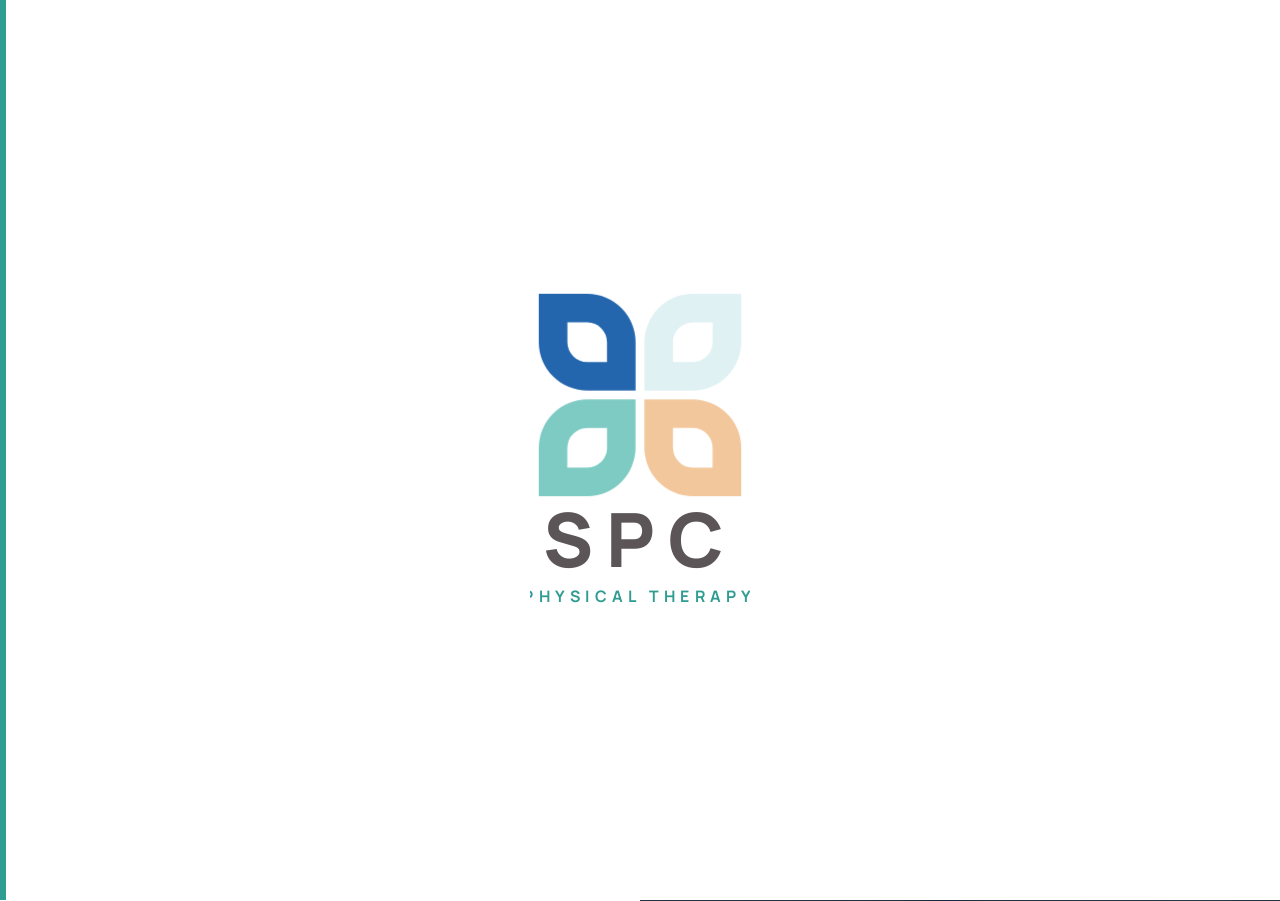
<file: doctor-dashboard.html>
<!doctype html>
<html lang="ar" dir="rtl">
<head>
  <meta charset="utf-8">
  <meta name="viewport" content="width=device-width, initial-scale=1">
  <title>SPC | Doctor dashboard</title>
  <script>(function(){var l='ar';try{l=localStorage.getItem('spc_lang')||'ar';if(!sessionStorage.getItem('spc_intro'))document.documentElement.classList.add('show-intro');}catch(e){}var h=document.documentElement;h.lang=l;h.dir=l==='ar'?'rtl':'ltr';})();</script>
  <link rel="preconnect" href="https://fonts.googleapis.com">
  <link rel="preconnect" href="https://fonts.gstatic.com" crossorigin>
  <link rel="stylesheet" href="https://fonts.googleapis.com/css2?family=Cairo:wght@400;600;700;800&family=Manrope:wght@400;600;700;800&display=swap">
  <link rel="stylesheet" href="https://cdnjs.cloudflare.com/ajax/libs/font-awesome/6.5.2/css/all.min.css">
  <link rel="stylesheet" href="assets/css/style.css">
</head>
<body>
  <div id="site-header"></div>

  <div class="dash" id="dash">
    <aside class="dash-side">
      <div class="dash-user" id="dash-user"></div>
      <nav class="dash-nav">
        <button data-tab="overview"><i class="fa-solid fa-house"></i><span data-i18n="dash.overview"></span></button>
        <button data-tab="appointments"><i class="fa-regular fa-calendar"></i><span data-i18n="dash.appointments"></span></button>
        <button data-tab="cases"><i class="fa-solid fa-notes-medical"></i><span data-i18n="dash.cases"></span></button>
        <button data-tab="patients"><i class="fa-solid fa-hospital-user"></i><span data-i18n="dash.patients"></span></button>
        <button data-tab="profile"><i class="fa-regular fa-id-card"></i><span data-i18n="doc.myCv"></span></button>
      </nav>
    </aside>
    <div class="dash-main">
      <div data-pane="overview"></div>
      <div data-pane="appointments" class="hidden"></div>
      <div data-pane="cases" class="hidden"></div>
      <div data-pane="patients" class="hidden"></div>
      <div data-pane="profile" class="hidden"></div>
    </div>
  </div>

  <script src="assets/js/i18n.js"></script>
  <script src="assets/js/data.js"></script>
  <script src="assets/js/app.js"></script>
  <script src="assets/js/dash.js"></script>
  <script src="assets/js/cases.js"></script>
  <script src="assets/js/pages/doctor-dash.js"></script>
</body>
</html>
</file>
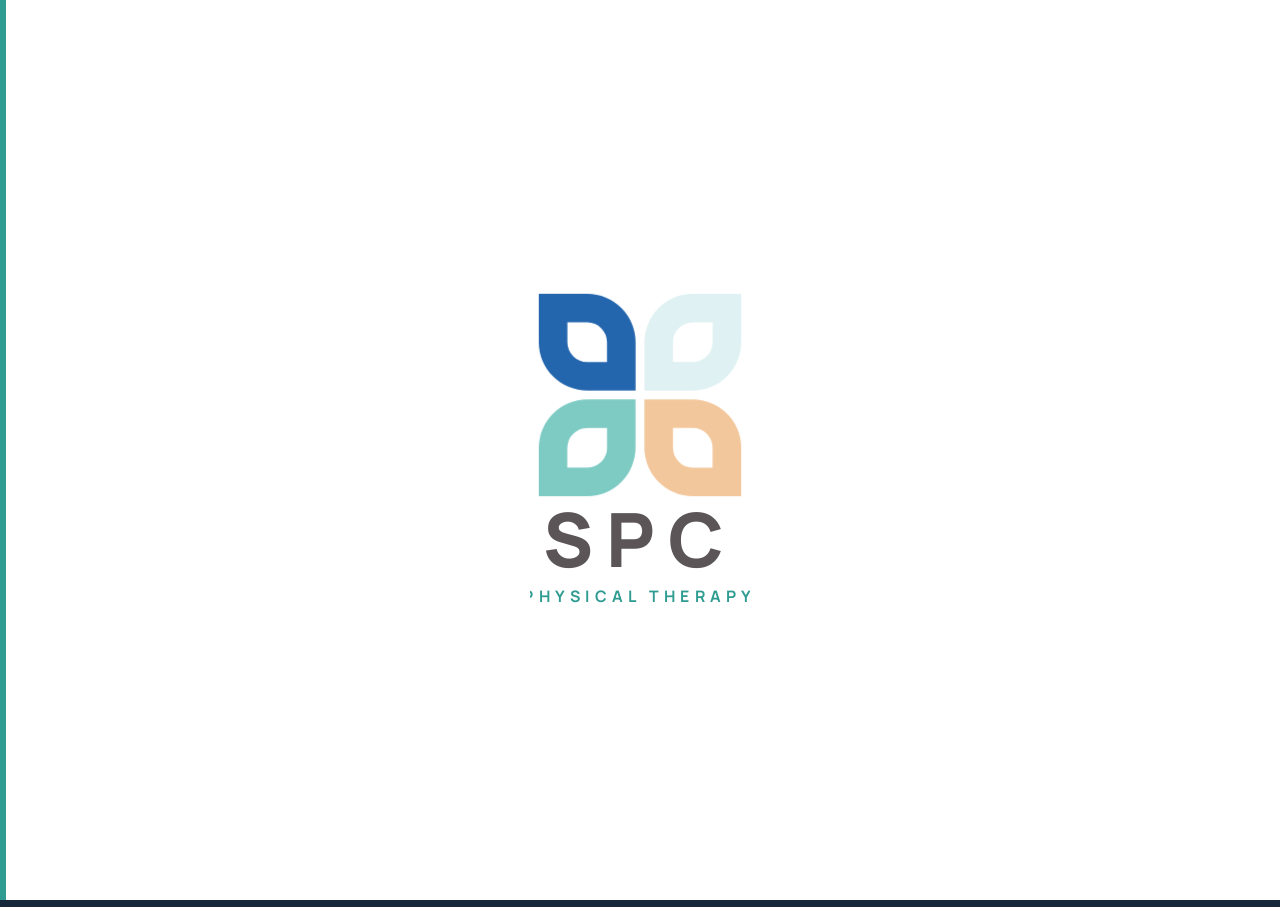
<file: doctor.html>
<!doctype html>
<html lang="ar" dir="rtl">
<head>
  <meta charset="utf-8">
  <meta name="viewport" content="width=device-width, initial-scale=1">
  <title>SPC | Doctor profile</title>
  <script>(function(){var l='ar';try{l=localStorage.getItem('spc_lang')||'ar';if(!sessionStorage.getItem('spc_intro'))document.documentElement.classList.add('show-intro');}catch(e){}var h=document.documentElement;h.lang=l;h.dir=l==='ar'?'rtl':'ltr';})();</script>
  <link rel="preconnect" href="https://fonts.googleapis.com">
  <link rel="preconnect" href="https://fonts.gstatic.com" crossorigin>
  <link rel="stylesheet" href="https://fonts.googleapis.com/css2?family=Cairo:wght@400;600;700;800&family=Manrope:wght@400;600;700;800&display=swap">
  <link rel="stylesheet" href="https://cdnjs.cloudflare.com/ajax/libs/font-awesome/6.5.2/css/all.min.css">
  <link rel="stylesheet" href="assets/css/style.css">
</head>
<body>
  <div id="site-header"></div>
  <main id="doctor-profile"></main>
  <div id="site-footer"></div>

  <script src="assets/js/i18n.js"></script>
  <script src="assets/js/data.js"></script>
  <script src="assets/js/app.js"></script>
  <script src="assets/js/pages/doctor.js"></script>
</body>
</html>
</file>
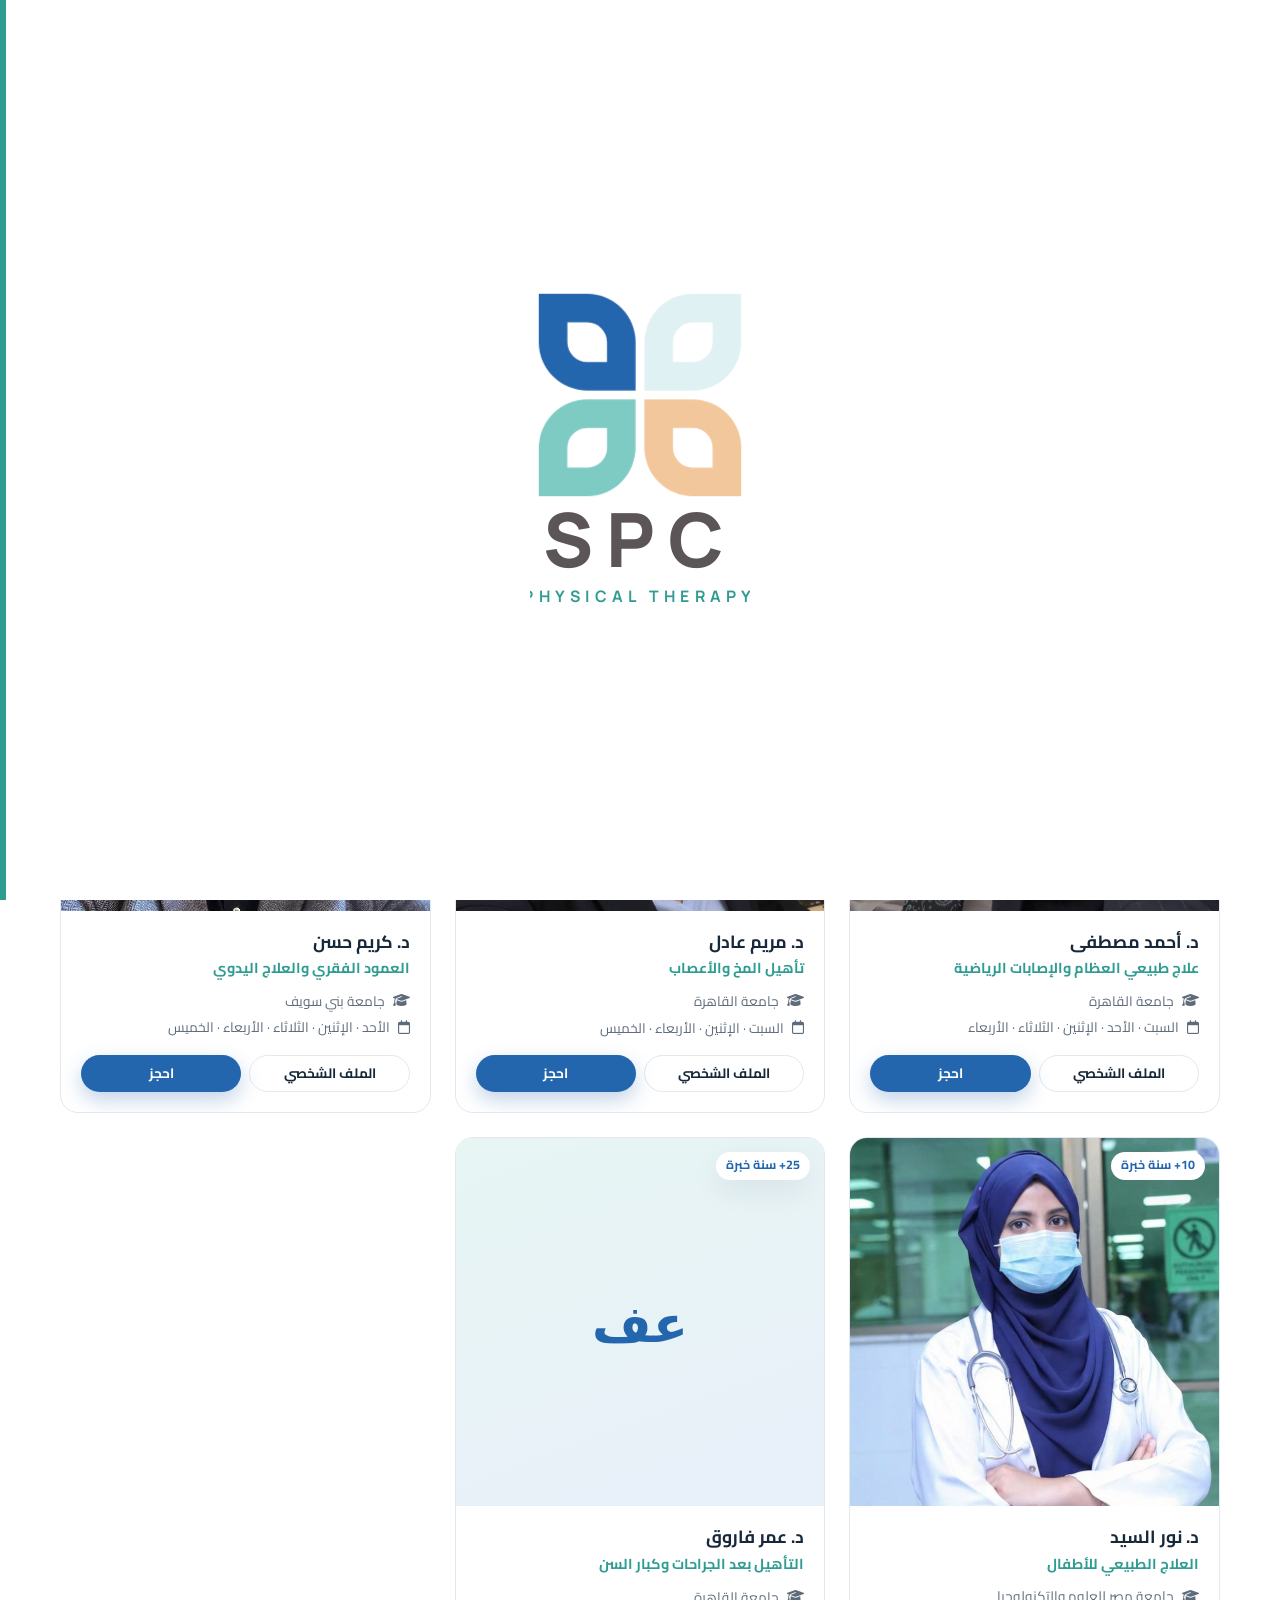
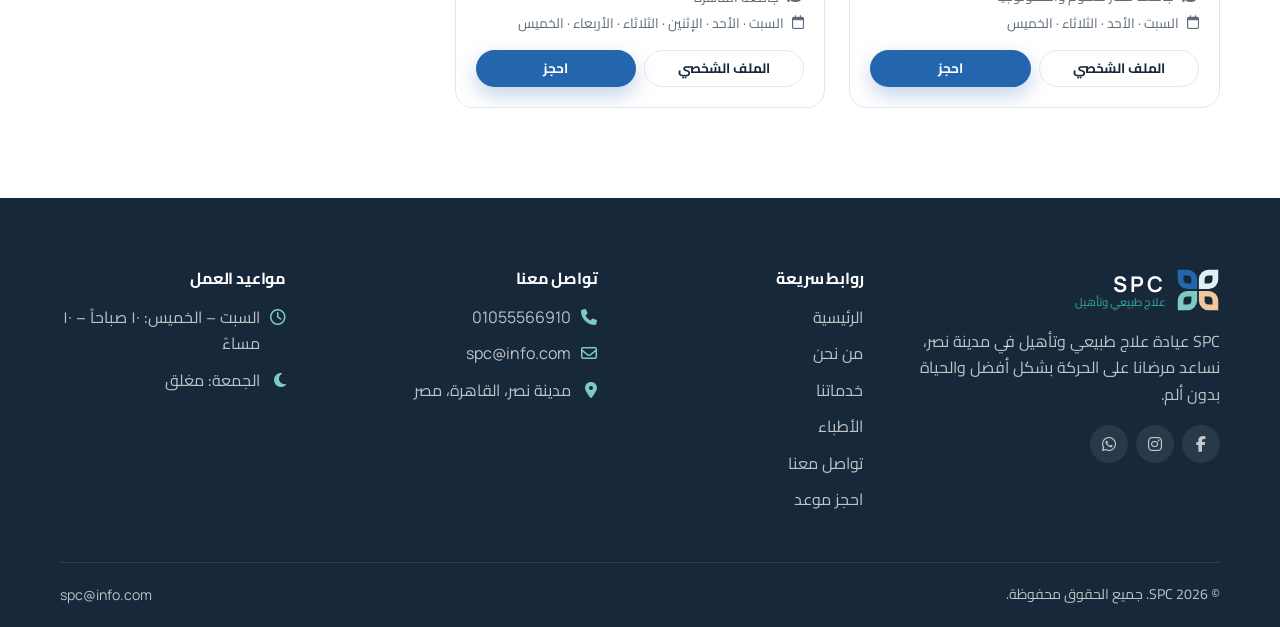
<file: doctors.html>
<!doctype html>
<html lang="ar" dir="rtl">
<head>
  <meta charset="utf-8">
  <meta name="viewport" content="width=device-width, initial-scale=1">
  <title>SPC | Doctors</title>
  <script>(function(){var l='ar';try{l=localStorage.getItem('spc_lang')||'ar';if(!sessionStorage.getItem('spc_intro'))document.documentElement.classList.add('show-intro');}catch(e){}var h=document.documentElement;h.lang=l;h.dir=l==='ar'?'rtl':'ltr';})();</script>
  <link rel="preconnect" href="https://fonts.googleapis.com">
  <link rel="preconnect" href="https://fonts.gstatic.com" crossorigin>
  <link rel="stylesheet" href="https://fonts.googleapis.com/css2?family=Cairo:wght@400;600;700;800&family=Manrope:wght@400;600;700;800&display=swap">
  <link rel="stylesheet" href="https://cdnjs.cloudflare.com/ajax/libs/font-awesome/6.5.2/css/all.min.css">
  <link rel="stylesheet" href="assets/css/style.css">
</head>
<body>
  <div id="site-header"></div>

  <main>
    <div class="page-banner">
      <img class="banner-bg" src="assets/img/image-7.jpg" alt="">
      <div class="container">
        <div class="crumbs"><a href="index.html" data-i18n="nav.home"></a><span>/</span><span data-i18n="nav.doctors"></span></div>
        <h1 data-i18n="doctors.title"></h1>
        <p data-i18n="doctors.sub"></p>
      </div>
    </div>

    <section>
      <div class="container">
        <div class="field" style="max-width:420px;margin:0 auto 36px">
          <input type="search" id="doc-search" data-i18n-placeholder="doctors.search">
        </div>
        <div class="grid grid-3" id="doctors-grid"></div>
      </div>
    </section>
  </main>

  <div id="site-footer"></div>

  <script src="assets/js/i18n.js"></script>
  <script src="assets/js/data.js"></script>
  <script src="assets/js/app.js"></script>
  <script src="assets/js/components.js"></script>
  <script src="assets/js/pages/doctors.js"></script>
</body>
</html>
</file>
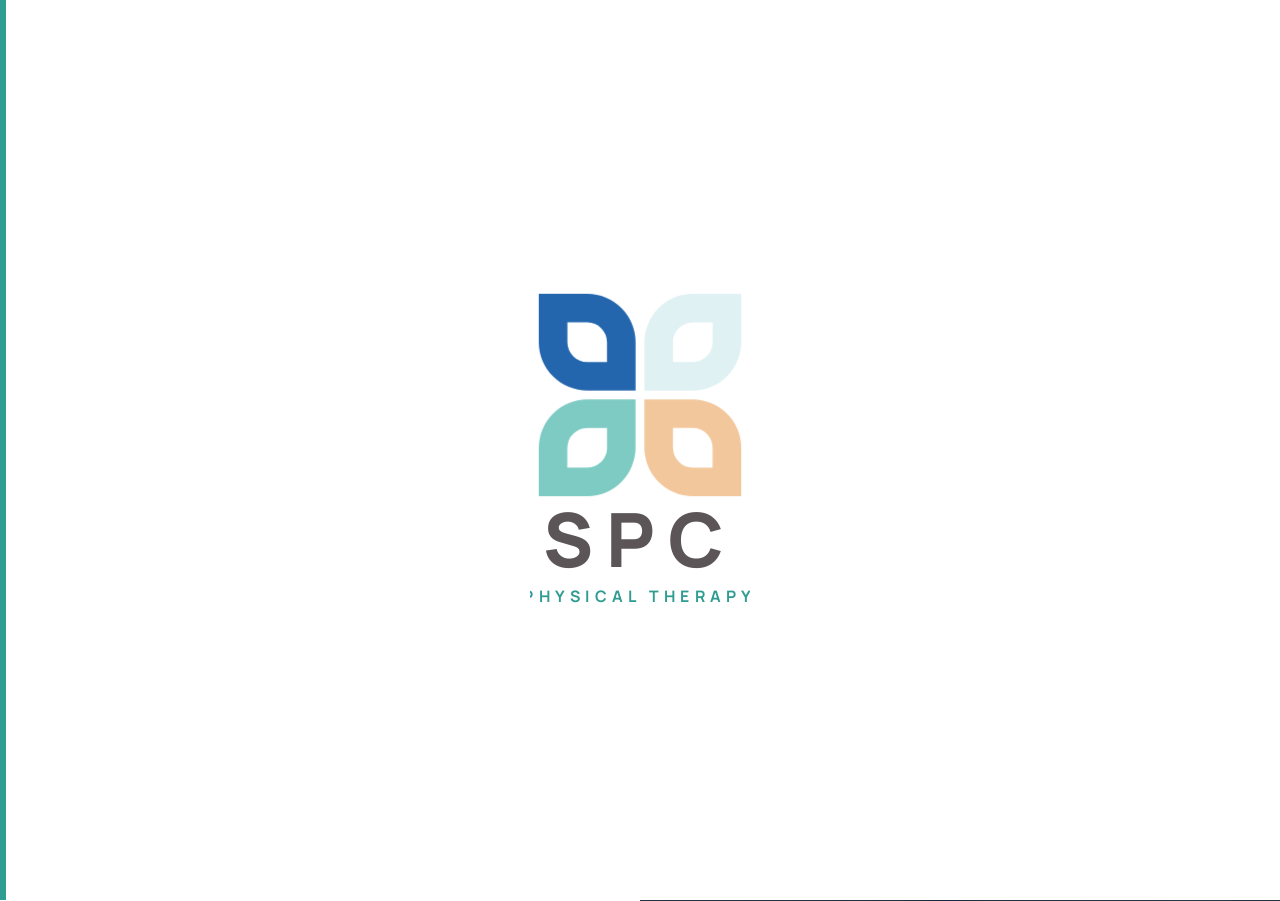
<file: login.html>
<!doctype html>
<html lang="ar" dir="rtl">
<head>
  <meta charset="utf-8">
  <meta name="viewport" content="width=device-width, initial-scale=1">
  <title>SPC | Login</title>
  <script>(function(){var l='ar';try{l=localStorage.getItem('spc_lang')||'ar';if(!sessionStorage.getItem('spc_intro'))document.documentElement.classList.add('show-intro');}catch(e){}var h=document.documentElement;h.lang=l;h.dir=l==='ar'?'rtl':'ltr';})();</script>
  <link rel="preconnect" href="https://fonts.googleapis.com">
  <link rel="preconnect" href="https://fonts.gstatic.com" crossorigin>
  <link rel="stylesheet" href="https://fonts.googleapis.com/css2?family=Cairo:wght@400;600;700;800&family=Manrope:wght@400;600;700;800&display=swap">
  <link rel="stylesheet" href="https://cdnjs.cloudflare.com/ajax/libs/font-awesome/6.5.2/css/all.min.css">
  <link rel="stylesheet" href="assets/css/style.css">
</head>
<body>
  <div id="site-header"></div>

  <main class="auth-wrap">
    <div class="auth-side" style="background-image:url('assets/img/image-2.jpg')">
      <div><h2 data-i18n="login.sideTitle"></h2><p data-i18n="login.sideText"></p></div>
    </div>
    <div class="auth-form">
      <div class="box">
        <h1 data-i18n="login.title"></h1>
        <p class="muted" data-i18n="login.sub"></p>
        <form id="login-form" style="display:grid;gap:16px;margin-top:24px" novalidate>
          <div class="field"><label for="email" data-i18n="form.email"></label><input id="email" name="email" type="email" autocomplete="username" required></div>
          <div class="field"><label for="password" data-i18n="form.password"></label><input id="password" name="password" type="password" autocomplete="current-password" required></div>
          <div id="login-alert"></div>
          <button class="btn btn-primary btn-block" type="submit"><i class="fa-solid fa-arrow-right-to-bracket"></i><span data-i18n="login.btn"></span></button>
        </form>
        <p style="margin-top:18px"><span class="muted" data-i18n="login.noAccount"></span> <a id="register-link" href="register.html" style="color:var(--blue);font-weight:700" data-i18n="nav.register"></a></p>
        <p class="muted" style="font-size:.85rem"><i class="fa-solid fa-user-doctor"></i> <span data-i18n="login.staffNote"></span></p>

        <div class="demo-accounts">
          <b data-i18n="login.demo"></b>
          <button type="button" data-demo="patient@spc.com|patient123"><span data-i18n="role.patient"></span><code>patient@spc.com / patient123</code></button>
          <button type="button" data-demo="doctor1@spc.com|doctor123"><span data-i18n="role.doctor"></span><code>doctor1@spc.com / doctor123</code></button>
          <button type="button" data-demo="admin@spc.com|admin123"><span data-i18n="role.admin"></span><code>admin@spc.com / admin123</code></button>
        </div>
      </div>
    </div>
  </main>

  <script src="assets/js/i18n.js"></script>
  <script src="assets/js/data.js"></script>
  <script src="assets/js/app.js"></script>
  <script>
    (function () {
      const next = SPC.qs('next');
      // only allow relative in-site redirects
      const safeNext = next && /^[\w-]+\.html([?#].*)?$/.test(next) ? next : null;
      if (safeNext) document.getElementById('register-link').href = 'register.html?next=' + encodeURIComponent(safeNext);

      const current = SPC.auth.current();
      if (current && !safeNext) location.replace(SPC.auth.dashboardUrl(current.role));

      document.querySelectorAll('[data-demo]').forEach(b => b.addEventListener('click', () => {
        const [e, p] = b.dataset.demo.split('|');
        document.getElementById('email').value = e;
        document.getElementById('password').value = p;
      }));

      document.getElementById('login-form').addEventListener('submit', e => {
        e.preventDefault();
        const u = SPC.auth.login(document.getElementById('email').value, document.getElementById('password').value);
        if (!u) {
          document.getElementById('login-alert').innerHTML = `<div class="alert alert-error">${SPC.t('login.error')}</div>`;
          return;
        }
        location.href = safeNext || SPC.auth.dashboardUrl(u.role);
      });
    })();
  </script>
</body>
</html>
</file>
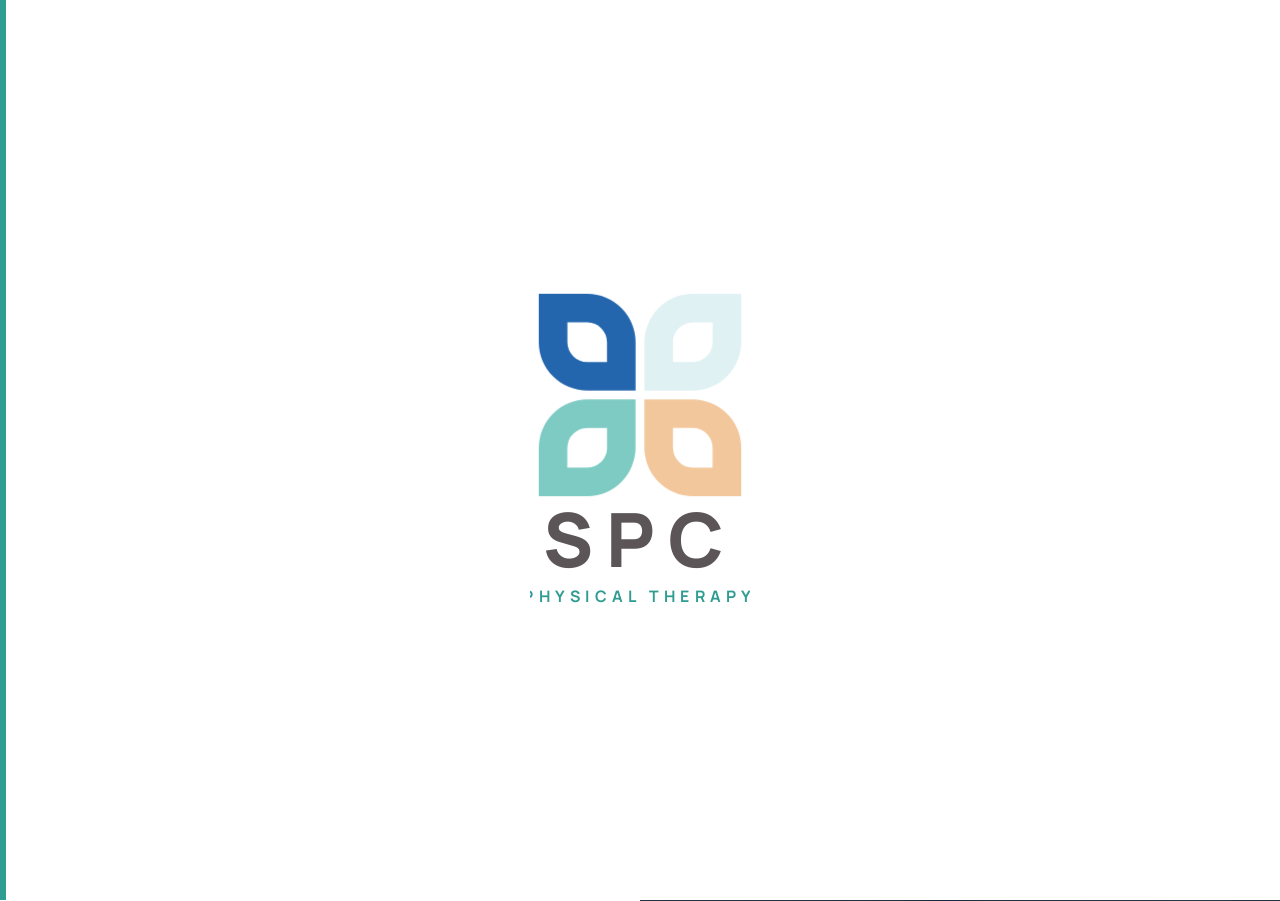
<file: patient-dashboard.html>
<!doctype html>
<html lang="ar" dir="rtl">
<head>
  <meta charset="utf-8">
  <meta name="viewport" content="width=device-width, initial-scale=1">
  <title>SPC | My dashboard</title>
  <script>(function(){var l='ar';try{l=localStorage.getItem('spc_lang')||'ar';if(!sessionStorage.getItem('spc_intro'))document.documentElement.classList.add('show-intro');}catch(e){}var h=document.documentElement;h.lang=l;h.dir=l==='ar'?'rtl':'ltr';})();</script>
  <link rel="preconnect" href="https://fonts.googleapis.com">
  <link rel="preconnect" href="https://fonts.gstatic.com" crossorigin>
  <link rel="stylesheet" href="https://fonts.googleapis.com/css2?family=Cairo:wght@400;600;700;800&family=Manrope:wght@400;600;700;800&display=swap">
  <link rel="stylesheet" href="https://cdnjs.cloudflare.com/ajax/libs/font-awesome/6.5.2/css/all.min.css">
  <link rel="stylesheet" href="assets/css/style.css">
</head>
<body>
  <div id="site-header"></div>

  <div class="dash" id="dash">
    <aside class="dash-side">
      <div class="dash-user" id="dash-user"></div>
      <nav class="dash-nav">
        <button data-tab="overview"><i class="fa-solid fa-house"></i><span data-i18n="dash.overview"></span></button>
        <button data-tab="appointments"><i class="fa-regular fa-calendar"></i><span data-i18n="dash.appointments"></span></button>
        <button data-tab="progress"><i class="fa-solid fa-chart-line"></i><span data-i18n="dash.progress"></span><span class="count" id="fb-count"></span></button>
        <button data-tab="records"><i class="fa-solid fa-file-medical"></i><span data-i18n="dash.records"></span></button>
        <button data-tab="meds"><i class="fa-solid fa-pills"></i><span data-i18n="dash.meds"></span></button>
        <button data-tab="profile"><i class="fa-regular fa-id-card"></i><span data-i18n="dash.profile"></span></button>
      </nav>
    </aside>
    <div class="dash-main">
      <div data-pane="overview"></div>
      <div data-pane="appointments" class="hidden"></div>
      <div data-pane="progress" class="hidden"></div>
      <div data-pane="records" class="hidden"></div>
      <div data-pane="meds" class="hidden"></div>
      <div data-pane="profile" class="hidden"></div>
    </div>
  </div>

  <script src="assets/js/i18n.js"></script>
  <script src="assets/js/data.js"></script>
  <script src="assets/js/app.js"></script>
  <script src="assets/js/dash.js"></script>
  <script src="assets/js/cases.js"></script>
  <script src="assets/js/pages/patient.js"></script>
</body>
</html>
</file>
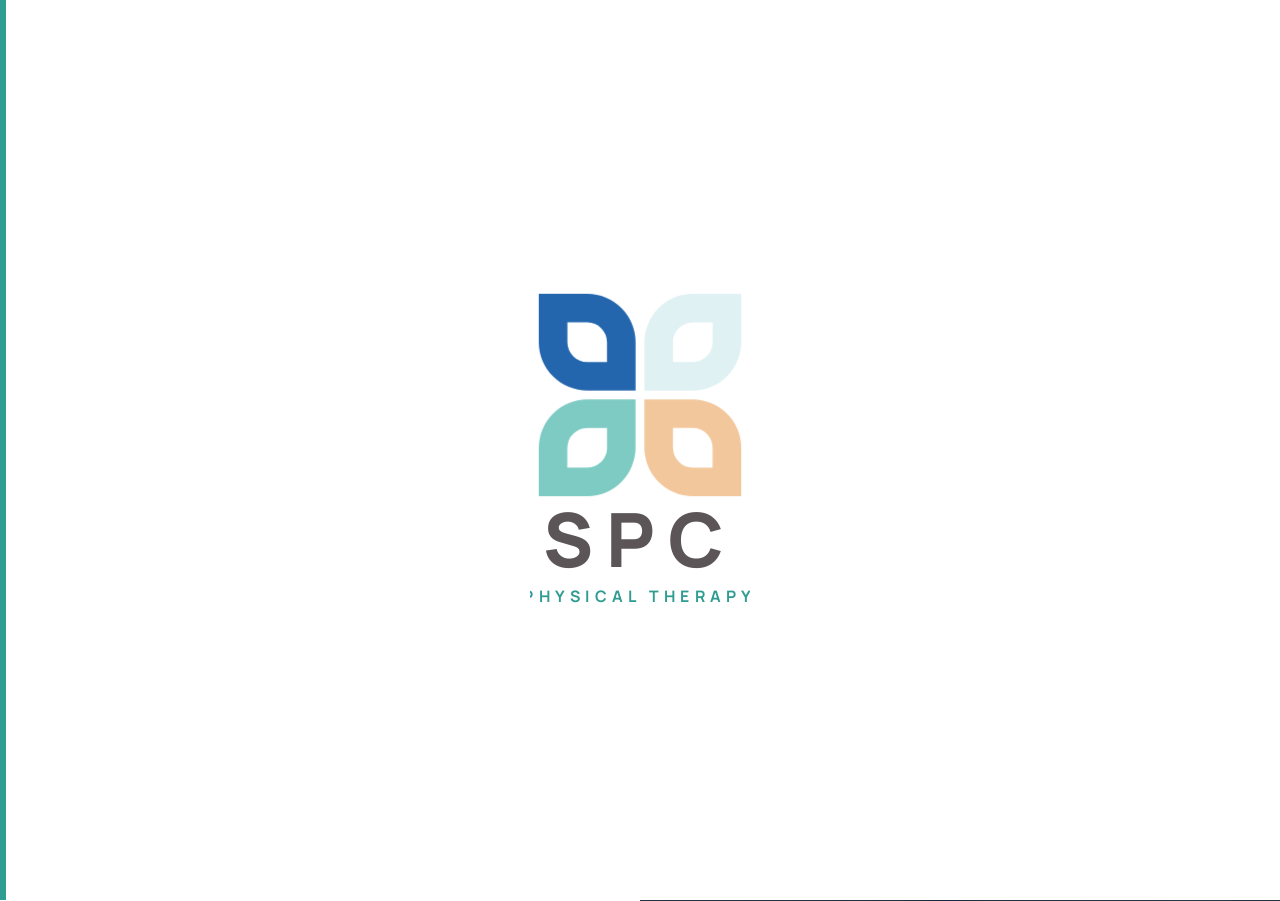
<file: patient-profile.html>
<!doctype html>
<html lang="ar" dir="rtl">
<head>
  <meta charset="utf-8">
  <meta name="viewport" content="width=device-width, initial-scale=1">
  <title>SPC | Patient file</title>
  <script>(function(){var l='ar';try{l=localStorage.getItem('spc_lang')||'ar';if(!sessionStorage.getItem('spc_intro'))document.documentElement.classList.add('show-intro');}catch(e){}var h=document.documentElement;h.lang=l;h.dir=l==='ar'?'rtl':'ltr';})();</script>
  <link rel="preconnect" href="https://fonts.googleapis.com">
  <link rel="preconnect" href="https://fonts.gstatic.com" crossorigin>
  <link rel="stylesheet" href="https://fonts.googleapis.com/css2?family=Cairo:wght@400;600;700;800&family=Manrope:wght@400;600;700;800&display=swap">
  <link rel="stylesheet" href="https://cdnjs.cloudflare.com/ajax/libs/font-awesome/6.5.2/css/all.min.css">
  <link rel="stylesheet" href="assets/css/style.css">
</head>
<body>
  <div id="site-header"></div>
  <main style="background:var(--bg);min-height:calc(100vh - var(--header-h));padding:30px 0 60px">
    <div class="container" id="patient-file"></div>
  </main>

  <script src="assets/js/i18n.js"></script>
  <script src="assets/js/data.js"></script>
  <script src="assets/js/app.js"></script>
  <script src="assets/js/dash.js"></script>
  <script src="assets/js/pages/patient-profile.js"></script>
</body>
</html>
</file>
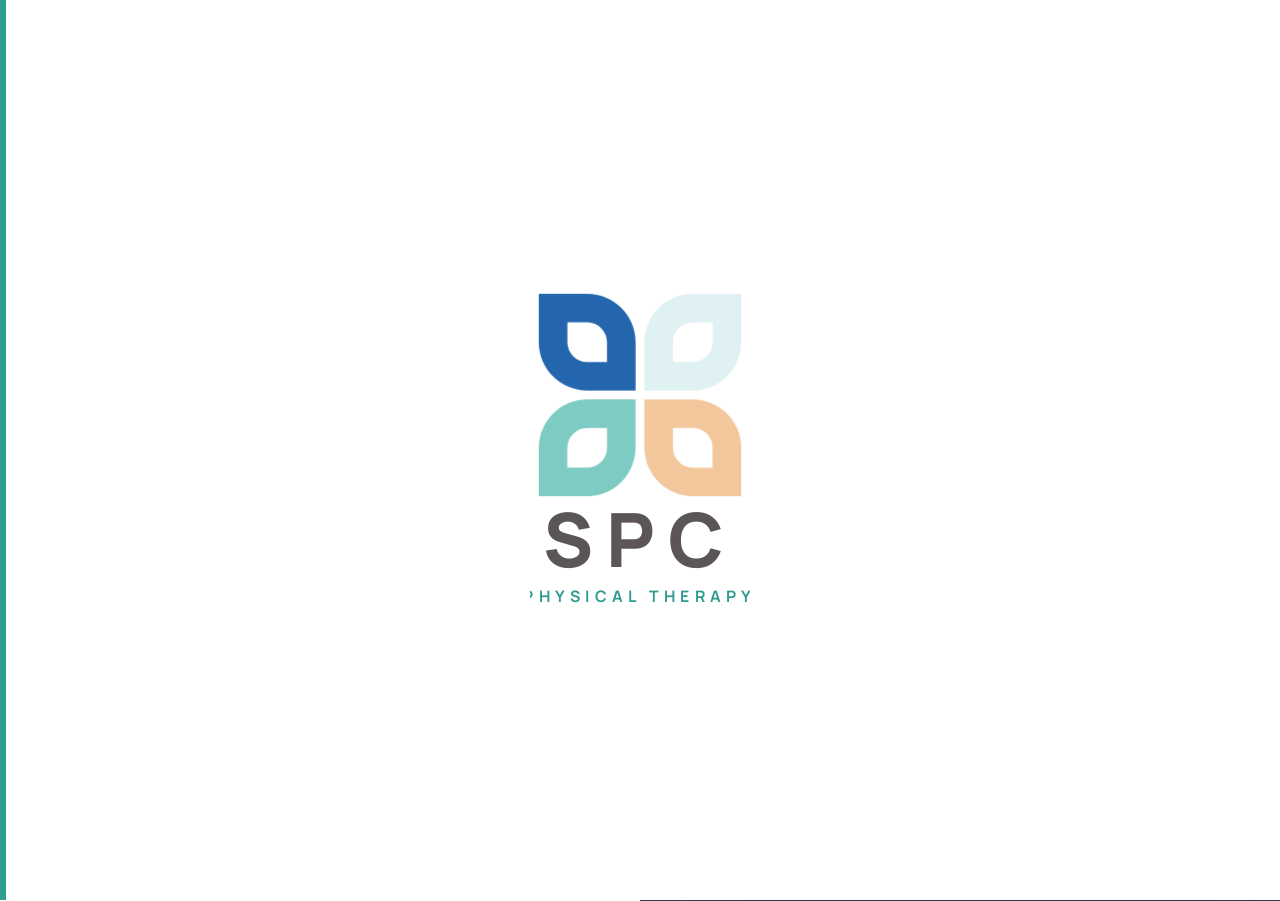
<file: register.html>
<!doctype html>
<html lang="ar" dir="rtl">
<head>
  <meta charset="utf-8">
  <meta name="viewport" content="width=device-width, initial-scale=1">
  <title>SPC | Register</title>
  <script>(function(){var l='ar';try{l=localStorage.getItem('spc_lang')||'ar';if(!sessionStorage.getItem('spc_intro'))document.documentElement.classList.add('show-intro');}catch(e){}var h=document.documentElement;h.lang=l;h.dir=l==='ar'?'rtl':'ltr';})();</script>
  <link rel="preconnect" href="https://fonts.googleapis.com">
  <link rel="preconnect" href="https://fonts.gstatic.com" crossorigin>
  <link rel="stylesheet" href="https://fonts.googleapis.com/css2?family=Cairo:wght@400;600;700;800&family=Manrope:wght@400;600;700;800&display=swap">
  <link rel="stylesheet" href="https://cdnjs.cloudflare.com/ajax/libs/font-awesome/6.5.2/css/all.min.css">
  <link rel="stylesheet" href="assets/css/style.css">
</head>
<body>
  <div id="site-header"></div>

  <main class="auth-wrap">
    <div class="auth-side" style="background-image:url('assets/img/image-7.jpg')">
      <div><h2 data-i18n="login.sideTitle"></h2><p data-i18n="login.sideText"></p></div>
    </div>
    <div class="auth-form">
      <div class="box" style="max-width:520px">
        <h1 data-i18n="register.title"></h1>
        <p class="muted" data-i18n="register.sub"></p>
        <form id="reg-form" class="form-grid" style="margin-top:24px" novalidate>
          <div class="field full"><label data-i18n="form.name"></label><input name="name" required autocomplete="name"></div>
          <div class="field"><label data-i18n="form.email"></label><input name="email" type="email" required autocomplete="email"></div>
          <div class="field"><label data-i18n="form.phone"></label><input name="phone" type="tel" required autocomplete="tel"></div>
          <div class="field"><label data-i18n="form.dob"></label><input name="dob" type="date"></div>
          <div class="field"><label data-i18n="form.gender"></label>
            <select name="gender"><option value="male" data-i18n="gender.male"></option><option value="female" data-i18n="gender.female"></option></select>
          </div>
          <div class="field"><label data-i18n="form.password"></label><input name="password" type="password" required autocomplete="new-password"></div>
          <div class="field"><label data-i18n="form.confirm"></label><input name="confirm" type="password" required autocomplete="new-password"></div>
          <div class="full" id="reg-alert"></div>
          <div class="full"><button class="btn btn-primary btn-block" type="submit"><i class="fa-solid fa-user-plus"></i><span data-i18n="register.btn"></span></button></div>
        </form>
        <p style="margin-top:18px"><span class="muted" data-i18n="register.have"></span> <a id="login-link" href="login.html" style="color:var(--blue);font-weight:700" data-i18n="nav.login"></a></p>
        <p class="muted" style="font-size:.85rem"><i class="fa-solid fa-user-doctor"></i> <span data-i18n="login.staffNote"></span></p>
      </div>
    </div>
  </main>

  <script src="assets/js/i18n.js"></script>
  <script src="assets/js/data.js"></script>
  <script src="assets/js/app.js"></script>
  <script>
    (function () {
      const next = SPC.qs('next');
      const safeNext = next && /^[\w-]+\.html([?#].*)?$/.test(next) ? next : null;
      if (safeNext) document.getElementById('login-link').href = 'login.html?next=' + encodeURIComponent(safeNext);

      document.getElementById('reg-form').addEventListener('submit', function (e) {
        e.preventDefault();
        const f = Object.fromEntries(new FormData(this));
        const box = document.getElementById('reg-alert');
        const fail = key => { box.innerHTML = `<div class="alert alert-error">${SPC.t(key)}</div>`; };
        if (!f.name.trim() || !f.email.trim() || !f.phone.trim() || !f.password) return fail('form.required');
        if (f.password.length < 6) return fail('register.short');
        if (f.password !== f.confirm) return fail('register.mismatch');
        try {
          const u = Store.patients.register({ name: f.name.trim(), email: f.email.trim(), phone: f.phone.trim(), dob: f.dob, gender: f.gender, password: f.password });
          SPC.auth.setSession(u.id);
          SPC.toast(SPC.t('register.done'));
          setTimeout(() => { location.href = safeNext || 'patient-dashboard.html'; }, 600);
        } catch (err) {
          fail(err.code === 'email_taken' ? 'register.exists' : 'form.required');
        }
      });
    })();
  </script>
</body>
</html>
</file>
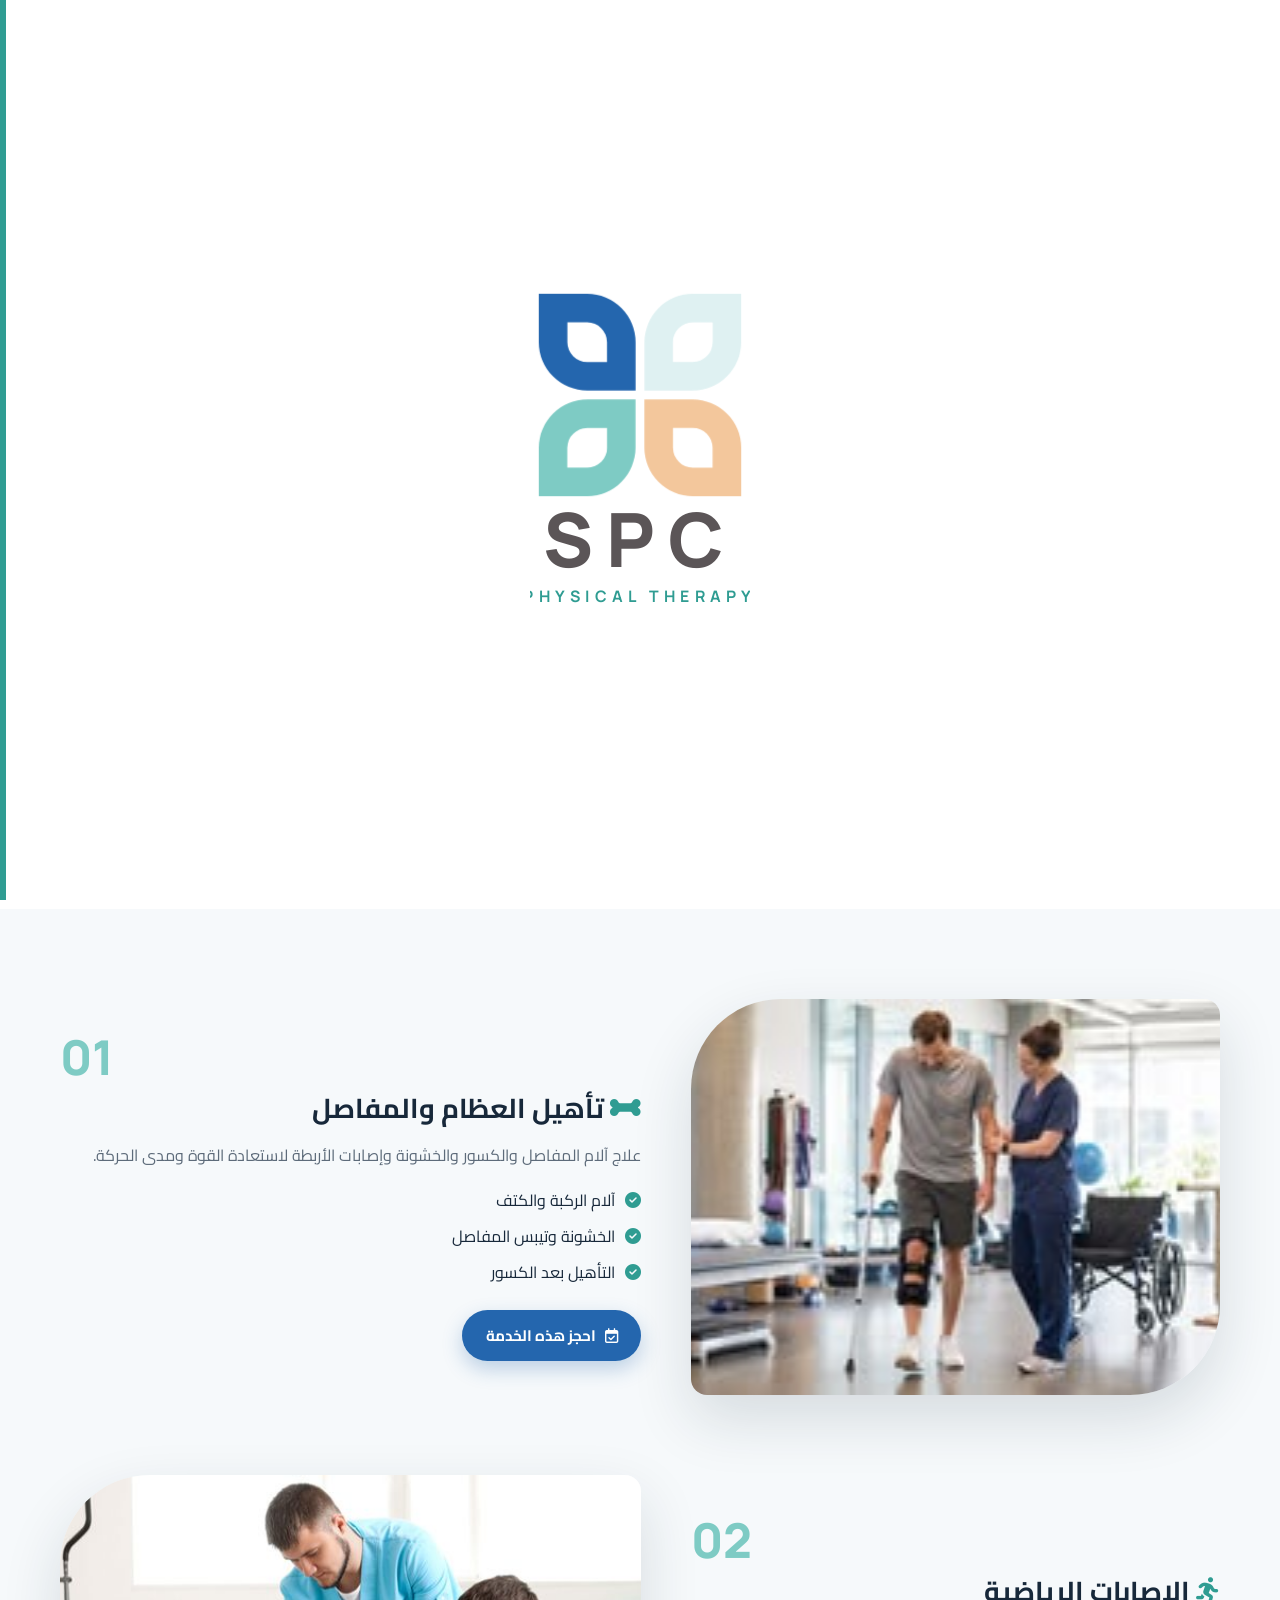
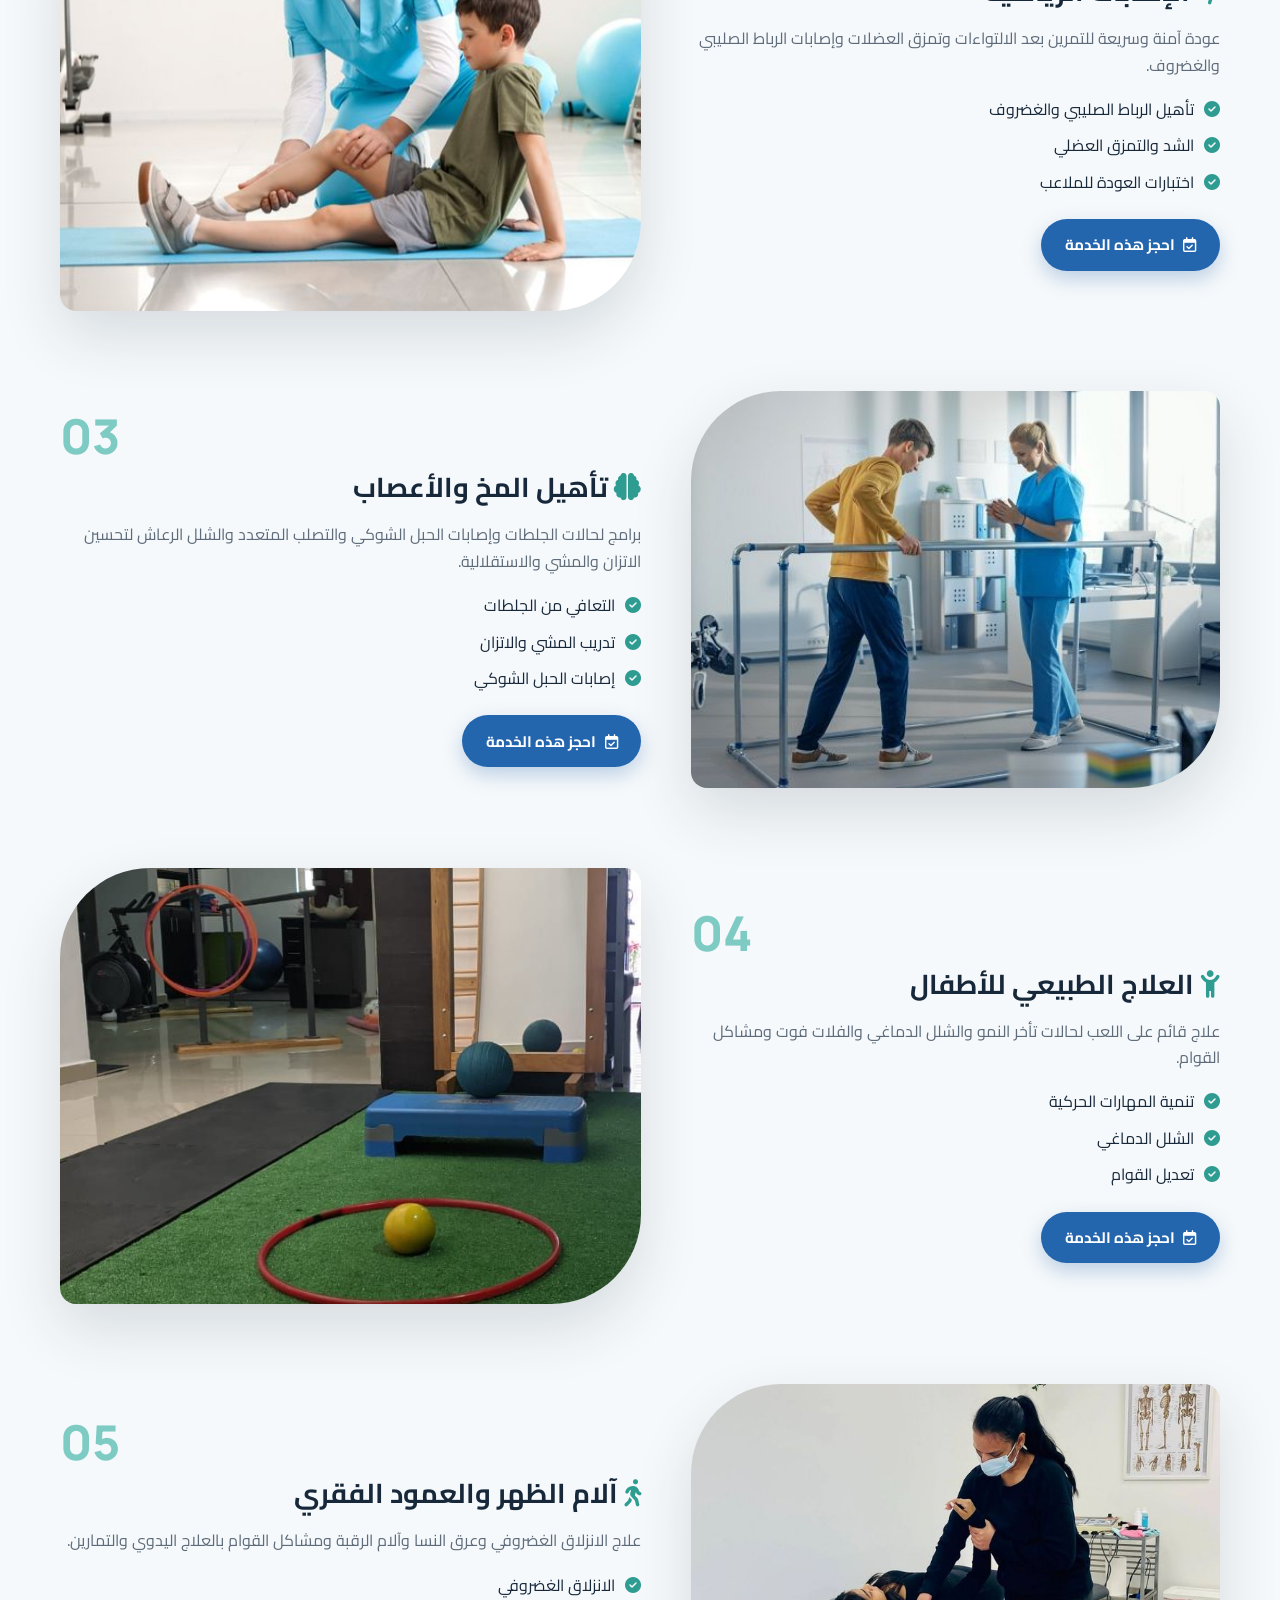
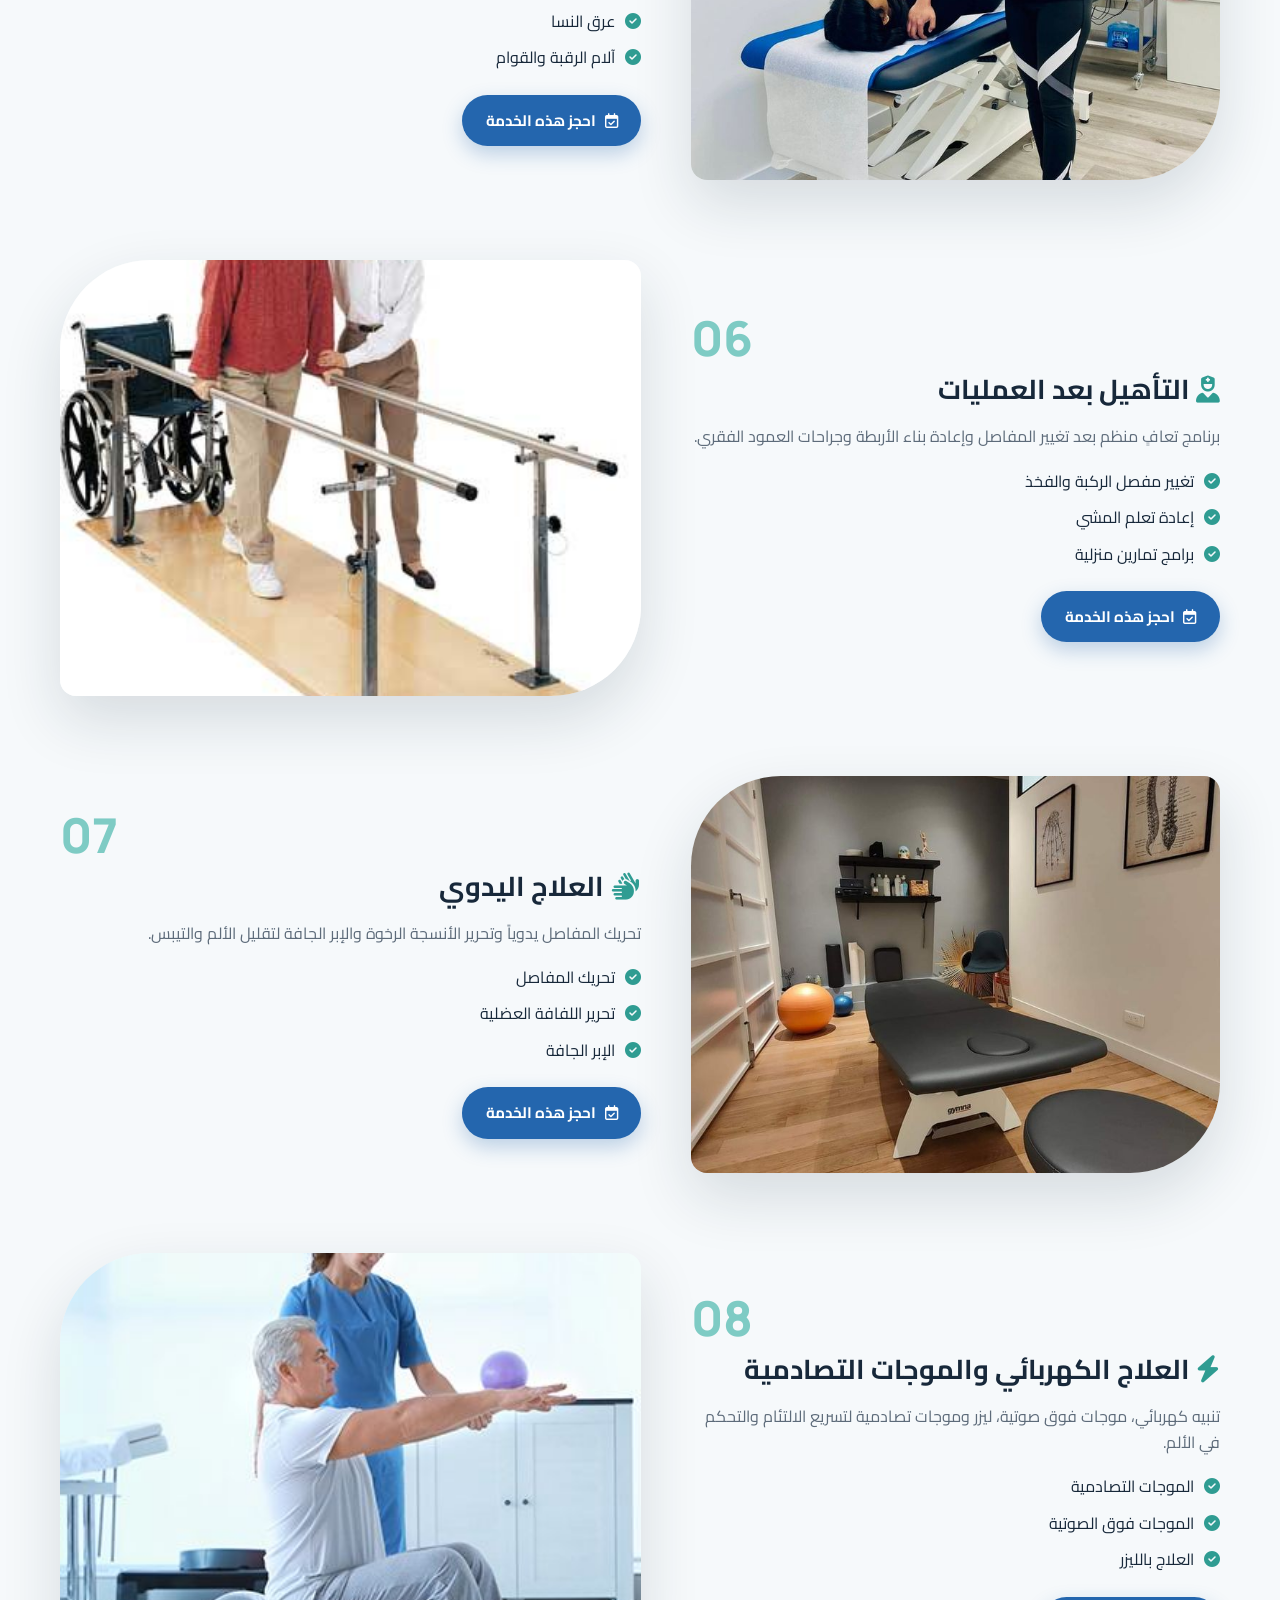
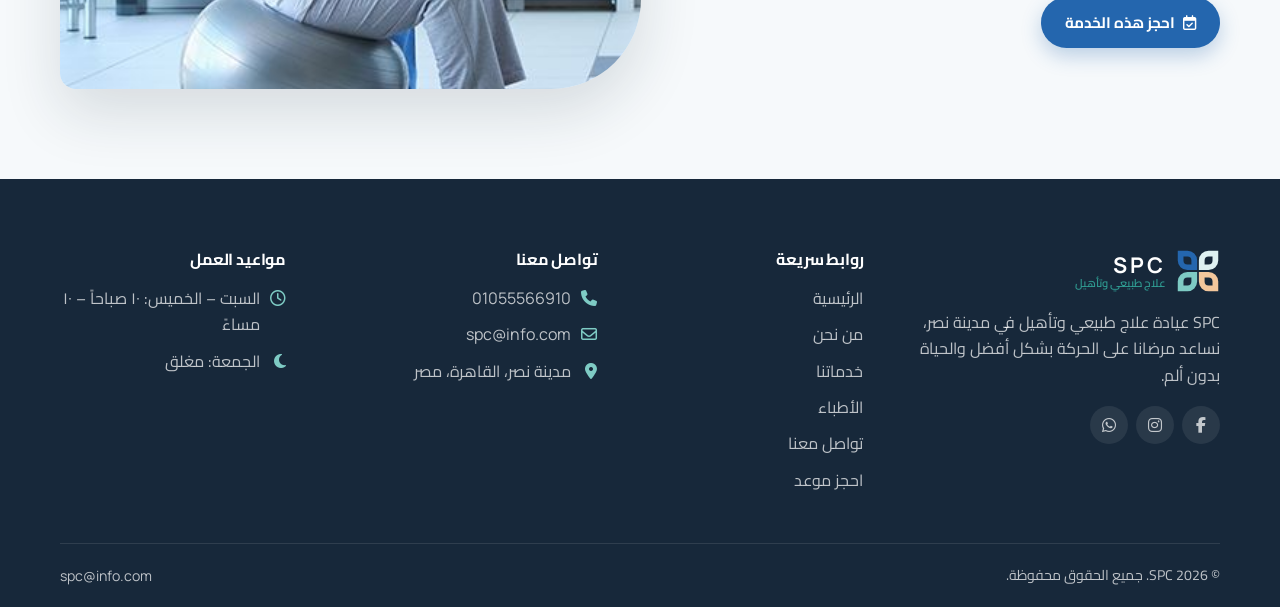
<file: services.html>
<!doctype html>
<html lang="ar" dir="rtl">
<head>
  <meta charset="utf-8">
  <meta name="viewport" content="width=device-width, initial-scale=1">
  <title>SPC | Services</title>
  <script>(function(){var l='ar';try{l=localStorage.getItem('spc_lang')||'ar';if(!sessionStorage.getItem('spc_intro'))document.documentElement.classList.add('show-intro');}catch(e){}var h=document.documentElement;h.lang=l;h.dir=l==='ar'?'rtl':'ltr';})();</script>
  <link rel="preconnect" href="https://fonts.googleapis.com">
  <link rel="preconnect" href="https://fonts.gstatic.com" crossorigin>
  <link rel="stylesheet" href="https://fonts.googleapis.com/css2?family=Cairo:wght@400;600;700;800&family=Manrope:wght@400;600;700;800&display=swap">
  <link rel="stylesheet" href="https://cdnjs.cloudflare.com/ajax/libs/font-awesome/6.5.2/css/all.min.css">
  <link rel="stylesheet" href="assets/css/style.css">
</head>
<body>
  <div id="site-header"></div>

  <main>
    <div class="page-banner">
      <img class="banner-bg" src="assets/img/image-2.jpg" alt="">
      <div class="container">
        <div class="crumbs"><a href="index.html" data-i18n="nav.home"></a><span>/</span><span data-i18n="nav.services"></span></div>
        <h1 data-i18n="services.title"></h1>
        <p data-i18n="services.sub"></p>
      </div>
    </div>

    <section>
      <div class="container about-grid">
        <div class="reveal">
          <div class="section-head start" style="margin-bottom:16px">
            <span class="kicker" data-i18n="services.painKicker"></span>
            <h2 data-i18n="services.painTitle"></h2>
          </div>
          <p class="muted" data-i18n="services.painText"></p>
          <a href="book.html" class="btn btn-primary"><i class="fa-regular fa-calendar-check"></i><span data-i18n="nav.book"></span></a>
        </div>
        <div class="reveal"><img src="assets/img/image-4.jpg" alt="" style="border-radius:var(--radius);width:100%"></div>
      </div>
    </section>

    <section class="section-alt">
      <div class="container" id="services-list"></div>
    </section>
  </main>

  <div id="site-footer"></div>

  <script src="assets/js/i18n.js"></script>
  <script src="assets/js/data.js"></script>
  <script src="assets/js/app.js"></script>
  <script src="assets/js/pages/services.js"></script>
</body>
</html>
</file>
<file: assets/css/style.css>
/* =========================================================
   SPC Physical Therapy Clinic — Design system
   Logical properties are used everywhere so RTL/LTR flip automatically.
   ========================================================= */
:root {
  --blue: #2466ae;
  --blue-d: #1a4d85;
  --blue-l: #e8f0fa;
  --teal: #2f9c92;
  --teal-l: #7ecbc4;
  --mint: #e7f5f3;
  --peach: #f3c79c;
  --peach-l: #fdf1e6;
  --ink: #17283a;
  --muted: #5d6b7a;
  --line: #e2e8ef;
  --bg: #f6f9fb;
  --white: #fff;
  --danger: #d64545;
  --danger-l: #fdecec;
  --success: #2f9c62;
  --success-l: #e6f6ee;
  --warn: #c98a1b;
  --warn-l: #fdf4e3;
  --radius: 18px;
  --radius-sm: 12px;
  --leaf: 90px 16px 90px 16px;
  --leaf-sm: 40px 10px 40px 10px;
  --shadow: 0 10px 30px rgba(23, 40, 58, .08);
  --shadow-lg: 0 24px 60px rgba(23, 40, 58, .14);
  --header-h: 78px;
  --font-en: "Manrope", system-ui, -apple-system, "Segoe UI", sans-serif;
  --font-ar: "Cairo", "Segoe UI", Tahoma, sans-serif;
}

*, *::before, *::after { box-sizing: border-box; }
html { scroll-behavior: smooth; }
body {
  margin: 0;
  font-family: var(--font-en);
  color: var(--ink);
  background: var(--white);
  line-height: 1.65;
  font-size: 16px;
  -webkit-font-smoothing: antialiased;
}
html[lang="ar"] body { font-family: var(--font-ar); }
img { max-width: 100%; display: block; }
a { color: inherit; text-decoration: none; }
button, input, select, textarea { font: inherit; color: inherit; }
h1, h2, h3, h4 { line-height: 1.25; margin: 0 0 .5em; letter-spacing: -.01em; }
html[lang="ar"] h1, html[lang="ar"] h2, html[lang="ar"] h3 { letter-spacing: 0; line-height: 1.45; }
p { margin: 0 0 1em; }
.container { width: 100%; max-width: 1200px; margin-inline: auto; padding-inline: 20px; }
.muted { color: var(--muted); }
.center { text-align: center; }
.hidden { display: none !important; }
.sr-only { position: absolute; width: 1px; height: 1px; overflow: hidden; clip: rect(0 0 0 0); }

/* ---------- Intro / preloader ---------- */
html.show-intro body { overflow: hidden; }
html.show-intro body::before {
  content: ""; position: fixed; inset: 0; background: #fff; z-index: 9998;
}
#preloader {
  position: fixed; inset: 0; z-index: 9999; background: #fff;
  display: grid; place-items: center;
  transition: opacity .6s ease, visibility .6s ease;
}
#preloader.done { opacity: 0; visibility: hidden; }
#preloader::after {
  content: ""; position: absolute; inset-inline-end: 0; top: 0; width: 6px; height: 0;
  background: var(--teal); animation: sideBar 2.4s ease forwards;
}
@keyframes sideBar { to { height: 100%; } }
.intro-logo { width: min(220px, 55vw); }
.intro-logo .petal {
  transform-box: view-box; transform-origin: 50px 50px;
  opacity: 0; transform: scale(.2) rotate(-120deg);
  animation: petalIn .9s cubic-bezier(.2, .9, .25, 1.2) forwards;
}
.intro-logo .petal:nth-child(1) { animation-delay: .15s; }
.intro-logo .petal:nth-child(2) { animation-delay: .35s; }
.intro-logo .petal:nth-child(3) { animation-delay: .55s; }
.intro-logo .petal:nth-child(4) { animation-delay: .75s; }
@keyframes petalIn { to { opacity: 1; transform: scale(1) rotate(0); } }
.intro-logo .petals { transform-box: view-box; transform-origin: 50px 50px; animation: spinSettle 1.6s .2s ease-out; }
@keyframes spinSettle { from { transform: rotate(-45deg); } to { transform: rotate(0); } }
.intro-logo .word {
  font-family: var(--font-en); font-weight: 800; font-size: 34px; letter-spacing: 6px;
  fill: transparent; stroke: #5b5557; stroke-width: 1.2;
  stroke-dasharray: 260; stroke-dashoffset: 260;
  animation: drawWord 1.1s 1.05s ease forwards, fillWord .5s 1.8s ease forwards;
}
@keyframes drawWord { to { stroke-dashoffset: 0; } }
@keyframes fillWord { to { fill: #5b5557; stroke-width: 0; } }
.intro-logo .tag {
  font-family: var(--font-en); font-size: 7.2px; letter-spacing: 2.4px; fill: var(--teal);
  opacity: 0; animation: fadeUp .6s 2s ease forwards;
}
@keyframes fadeUp { from { opacity: 0; transform: translateY(4px); } to { opacity: 1; transform: none; } }

/* ---------- Buttons ---------- */
.btn {
  display: inline-flex; align-items: center; justify-content: center; gap: .55em;
  padding: .8em 1.5em; border-radius: 999px; border: 1.5px solid transparent;
  font-weight: 700; font-size: .95rem; cursor: pointer; white-space: nowrap;
  transition: transform .2s ease, box-shadow .2s ease, background .2s ease, color .2s ease;
}
.btn:hover { transform: translateY(-2px); }
.btn:active { transform: none; }
.btn-primary { background: var(--blue); color: #fff; box-shadow: 0 8px 20px rgba(36, 102, 174, .28); }
.btn-primary:hover { background: var(--blue-d); }
.btn-teal { background: var(--teal); color: #fff; box-shadow: 0 8px 20px rgba(47, 156, 146, .28); }
.btn-outline { border-color: var(--blue); color: var(--blue); background: transparent; }
.btn-outline:hover { background: var(--blue); color: #fff; }
.btn-light { background: #fff; color: var(--blue); }
.btn-ghost { background: transparent; color: var(--ink); border-color: var(--line); }
.btn-ghost:hover { border-color: var(--blue); color: var(--blue); }
.btn-danger { background: var(--danger-l); color: var(--danger); }
.btn-danger:hover { background: var(--danger); color: #fff; }
.btn-success { background: var(--success-l); color: var(--success); }
.btn-success:hover { background: var(--success); color: #fff; }
.btn-sm { padding: .45em 1em; font-size: .85rem; }
.btn-block { width: 100%; }
.btn[disabled] { opacity: .55; pointer-events: none; }

/* ---------- Header ---------- */
.site-header {
  position: sticky; top: 0; z-index: 100;
  background: rgba(255, 255, 255, .88); backdrop-filter: blur(12px);
  border-bottom: 1px solid transparent; transition: border-color .3s, box-shadow .3s;
}
.site-header.scrolled { border-color: var(--line); box-shadow: 0 6px 20px rgba(23, 40, 58, .05); }
.header-inner { height: var(--header-h); display: flex; align-items: center; gap: 24px; }
.brand { display: flex; align-items: center; gap: 10px; flex-shrink: 0; }
.brand svg { width: 44px; height: 44px; }
.brand-text { display: flex; flex-direction: column; line-height: 1.1; }
.brand-text b { font-family: var(--font-en); font-size: 1.35rem; letter-spacing: 3px; color: #5b5557; }
.brand-text small { font-size: .7rem; color: var(--teal); font-weight: 600; }
.main-nav { display: flex; gap: 4px; margin-inline: auto; }
.main-nav a {
  padding: .5em .9em; border-radius: 999px; font-weight: 600; color: var(--muted); font-size: .95rem;
  transition: color .2s, background .2s;
}
.main-nav a:hover { color: var(--blue); }
.main-nav a.active { color: var(--blue); background: var(--blue-l); }
.header-actions { display: flex; align-items: center; gap: 10px; }
.lang-btn {
  border: 1.5px solid var(--line); background: #fff; border-radius: 999px; padding: .45em .9em;
  font-weight: 700; cursor: pointer; font-size: .85rem; display: inline-flex; gap: 6px; align-items: center;
}
.lang-btn:hover { border-color: var(--teal); color: var(--teal); }
.user-menu { position: relative; }
.user-chip {
  display: flex; align-items: center; gap: 8px; border: 1.5px solid var(--line); border-radius: 999px;
  padding: 4px 12px 4px 4px; background: #fff; cursor: pointer; font-weight: 700; font-size: .88rem;
}
html[dir="rtl"] .user-chip { padding: 4px 4px 4px 12px; }
.avatar {
  width: 32px; height: 32px; border-radius: 50%; display: grid; place-items: center;
  background: var(--mint); color: var(--teal); font-weight: 800; font-size: .85rem; flex-shrink: 0; overflow: hidden;
}
.avatar img { width: 100%; height: 100%; object-fit: cover; }
.dropdown {
  position: absolute; inset-inline-end: 0; top: calc(100% + 8px); background: #fff; min-width: 200px;
  border-radius: var(--radius-sm); box-shadow: var(--shadow-lg); padding: 6px; border: 1px solid var(--line);
  opacity: 0; visibility: hidden; transform: translateY(-6px); transition: .2s;
}
.user-menu.open .dropdown { opacity: 1; visibility: visible; transform: none; }
.dropdown a, .dropdown button {
  display: flex; gap: 10px; align-items: center; width: 100%; padding: .6em .8em; border-radius: 8px;
  background: none; border: 0; cursor: pointer; font-weight: 600; font-size: .9rem; text-align: start;
}
.dropdown a:hover, .dropdown button:hover { background: var(--bg); color: var(--blue); }
.menu-toggle { display: none; background: none; border: 0; font-size: 1.4rem; cursor: pointer; padding: 6px; }

@media (max-width: 1020px) {
  .main-nav {
    position: fixed; inset-inline: 0; top: var(--header-h); background: #fff; flex-direction: column;
    padding: 16px 20px 24px; gap: 4px; border-bottom: 1px solid var(--line); box-shadow: var(--shadow);
    transform: translateY(-120%); transition: transform .35s ease; margin: 0; z-index: -1;
  }
  .main-nav.open { transform: none; }
  .main-nav a { padding: .8em 1em; }
  .menu-toggle { display: block; }
  .header-actions .btn-book { display: none; }
  .header-inner { gap: 10px; }
  .brand { margin-inline-end: auto; }
}
@media (max-width: 480px) {
  .brand-text small { display: none; }
  .user-chip span.name { display: none; }
  .user-chip { padding: 4px !important; }
}

/* ---------- Hero ---------- */
.hero { position: relative; overflow: hidden; padding: 60px 0 90px; background: linear-gradient(180deg, #fff 0%, var(--bg) 100%); }
.hero::before {
  content: ""; position: absolute; width: 520px; height: 520px; border-radius: var(--leaf);
  background: var(--mint); inset-inline-end: -140px; top: -120px; transform: rotate(12deg); opacity: .7;
}
.hero-grid { position: relative; display: grid; grid-template-columns: 1.05fr 1fr; gap: 50px; align-items: center; }
.eyebrow {
  display: inline-flex; align-items: center; gap: 8px; background: var(--peach-l); color: #a4622a;
  padding: .4em 1em; border-radius: 999px; font-weight: 700; font-size: .85rem; margin-bottom: 18px;
}
.eyebrow i { color: var(--peach); }
.hero h1 { font-size: clamp(2.2rem, 4.6vw, 3.6rem); font-weight: 800; }
.hero h1 .accent { color: var(--blue); position: relative; white-space: nowrap; }
.hero h1 .accent::after {
  content: ""; position: absolute; inset-inline: 0; bottom: .08em; height: .28em; background: var(--teal-l);
  opacity: .45; z-index: -1; border-radius: 6px;
}
.hero p.lead { font-size: 1.12rem; color: var(--muted); max-width: 540px; }
.hero-actions { display: flex; flex-wrap: wrap; gap: 12px; margin: 28px 0 38px; }
.hero-stats { display: flex; gap: 34px; flex-wrap: wrap; }
.hero-stats b { display: block; font-size: 1.9rem; font-weight: 800; color: var(--ink); font-family: var(--font-en); }
.hero-stats span { color: var(--muted); font-size: .9rem; }
.hero-media { position: relative; }
.hero-media .main-img {
  border-radius: var(--leaf); overflow: hidden; box-shadow: var(--shadow-lg); aspect-ratio: 4/3.4;
}
.hero-media .main-img img { width: 100%; height: 100%; object-fit: cover; }
.float-card {
  position: absolute; background: #fff; border-radius: var(--radius); box-shadow: var(--shadow-lg);
  padding: 14px 18px; display: flex; gap: 12px; align-items: center; animation: floaty 5s ease-in-out infinite;
}
.float-card .ic { width: 44px; height: 44px; border-radius: 12px; display: grid; place-items: center; font-size: 1.2rem; }
.float-card b { display: block; font-size: .95rem; }
.float-card small { color: var(--muted); font-size: .8rem; }
.float-card.one { bottom: -26px; inset-inline-start: -20px; }
.float-card.two { top: 24px; inset-inline-end: -18px; animation-delay: -2.5s; }
@keyframes floaty { 50% { transform: translateY(-10px); } }
@media (max-width: 900px) {
  .hero-grid { grid-template-columns: 1fr; }
  .hero { padding-top: 30px; }
  .float-card.two { inset-inline-end: 8px; }
  .float-card.one { inset-inline-start: 8px; }
}

/* ---------- Sections ---------- */
section { padding: 90px 0; }
.section-alt { background: var(--bg); }
.section-head { max-width: 640px; margin: 0 auto 48px; text-align: center; }
.section-head.start { margin-inline: 0; text-align: start; }
.section-head .kicker {
  color: var(--teal); font-weight: 800; font-size: .82rem; text-transform: uppercase; letter-spacing: 2px;
  display: inline-flex; align-items: center; gap: 8px;
}
html[lang="ar"] .section-head .kicker { letter-spacing: 0; font-size: .95rem; }
.section-head .kicker::before { content: ""; width: 18px; height: 18px; border-radius: 10px 3px 10px 3px; background: var(--teal-l); }
.section-head h2 { font-size: clamp(1.8rem, 3.2vw, 2.5rem); font-weight: 800; margin-top: 8px; }
.section-head p { color: var(--muted); }
.head-row { display: flex; justify-content: space-between; align-items: end; gap: 20px; margin-bottom: 40px; flex-wrap: wrap; }
.head-row .section-head { margin: 0; }

/* page banner */
.page-banner {
  position: relative; padding: 70px 0 60px; background: var(--ink); color: #fff; overflow: hidden;
}
.page-banner .banner-bg {
  position: absolute; inset: 0; width: 100%; height: 100%; object-fit: cover; opacity: .22; pointer-events: none;
}
.page-banner::after {
  content: ""; position: absolute; width: 340px; height: 340px; border-radius: var(--leaf);
  background: var(--blue); opacity: .35; inset-inline-end: -60px; bottom: -160px; transform: rotate(18deg);
}
.page-banner .container { position: relative; z-index: 1; }
.page-banner h1 { font-size: clamp(2rem, 4vw, 3rem); font-weight: 800; }
.page-banner p { color: rgba(255, 255, 255, .8); max-width: 620px; margin: 0; }
.crumbs { display: flex; gap: 8px; font-size: .9rem; color: rgba(255, 255, 255, .7); margin-bottom: 10px; }
.crumbs a:hover { color: #fff; }

/* grids */
.grid { display: grid; gap: 24px; }
.grid-2 { grid-template-columns: repeat(2, 1fr); }
.grid-3 { grid-template-columns: repeat(3, 1fr); }
.grid-4 { grid-template-columns: repeat(4, 1fr); }
@media (max-width: 980px) { .grid-4 { grid-template-columns: repeat(2, 1fr); } .grid-3 { grid-template-columns: repeat(2, 1fr); } }
@media (max-width: 640px) { .grid-2, .grid-3, .grid-4 { grid-template-columns: 1fr; } }

/* cards */
.card { background: #fff; border-radius: var(--radius); border: 1px solid var(--line); padding: 26px; }
.card-shadow { box-shadow: var(--shadow); border-color: transparent; }
.feature { transition: transform .3s, box-shadow .3s; }
.feature:hover { transform: translateY(-6px); box-shadow: var(--shadow-lg); }
.feature .ic {
  width: 58px; height: 58px; border-radius: var(--leaf-sm); display: grid; place-items: center;
  font-size: 1.4rem; margin-bottom: 16px;
}
.feature h3 { font-size: 1.12rem; }
.feature p { color: var(--muted); margin: 0; font-size: .95rem; }
.ic-blue { background: var(--blue-l); color: var(--blue); }
.ic-teal { background: var(--mint); color: var(--teal); }
.ic-peach { background: var(--peach-l); color: #c0772f; }
.ic-ink { background: #edf0f4; color: var(--ink); }

/* service card */
.service-card {
  background: #fff; border-radius: var(--radius); overflow: hidden; border: 1px solid var(--line);
  display: flex; flex-direction: column; transition: transform .3s, box-shadow .3s;
}
.service-card:hover { transform: translateY(-6px); box-shadow: var(--shadow-lg); }
.service-card .thumb { aspect-ratio: 16/10; overflow: hidden; position: relative; }
.service-card .thumb img { width: 100%; height: 100%; object-fit: cover; transition: transform .6s; }
.service-card:hover .thumb img { transform: scale(1.06); }
.service-card .thumb .ic {
  position: absolute; bottom: -22px; inset-inline-start: 22px; width: 50px; height: 50px; border-radius: 14px;
  background: var(--blue); color: #fff; display: grid; place-items: center; font-size: 1.2rem; box-shadow: var(--shadow);
}
.service-card .body { padding: 34px 22px 22px; flex: 1; display: flex; flex-direction: column; }
.service-card h3 { font-size: 1.1rem; }
.service-card p { color: var(--muted); font-size: .93rem; flex: 1; }
.service-card .more { color: var(--blue); font-weight: 700; font-size: .9rem; display: inline-flex; gap: 6px; align-items: center; }

/* service detailed row */
.service-row { display: grid; grid-template-columns: 1fr 1.1fr; gap: 50px; align-items: center; }
.service-row + .service-row { margin-top: 80px; }
.service-row:nth-child(even) .media { order: 2; }
.service-row .media { border-radius: var(--leaf); overflow: hidden; box-shadow: var(--shadow-lg); aspect-ratio: 4/3; }
.service-row .media img { width: 100%; height: 100%; object-fit: cover; }
.service-row .num { font-family: var(--font-en); font-weight: 800; color: var(--teal-l); font-size: 3rem; line-height: 1; }
.check-list { list-style: none; padding: 0; margin: 18px 0 24px; display: grid; gap: 10px; }
.check-list li { display: flex; gap: 10px; align-items: flex-start; }
.check-list li i { color: var(--teal); margin-top: 5px; }
@media (max-width: 860px) {
  .service-row { grid-template-columns: 1fr; gap: 24px; }
  .service-row:nth-child(even) .media { order: 0; }
}

/* doctor card */
.doctor-card {
  background: #fff; border-radius: var(--radius); border: 1px solid var(--line); overflow: hidden;
  transition: transform .3s, box-shadow .3s; display: flex; flex-direction: column;
}
.doctor-card:hover { transform: translateY(-6px); box-shadow: var(--shadow-lg); }
.doctor-card .photo { position: relative; aspect-ratio: 1/1; background: linear-gradient(160deg, var(--mint), var(--blue-l)); overflow: hidden; }
.doctor-card .photo img { width: 100%; height: 100%; object-fit: cover; }
.doctor-card .exp {
  position: absolute; top: 14px; inset-inline-start: 14px; background: #fff; border-radius: 999px;
  padding: .3em .8em; font-size: .78rem; font-weight: 700; color: var(--blue); box-shadow: var(--shadow);
}
.doctor-card .body { padding: 18px 20px 20px; display: flex; flex-direction: column; flex: 1; }
.doctor-card h3 { font-size: 1.1rem; margin-bottom: 2px; }
.doctor-card .spec { color: var(--teal); font-weight: 700; font-size: .9rem; }
.doctor-card .meta { color: var(--muted); font-size: .85rem; margin: 10px 0 16px; display: grid; gap: 4px; }
.doctor-card .meta span { display: flex; gap: 8px; align-items: center; }
.doctor-card .actions { display: flex; gap: 8px; margin-top: auto; }
.doctor-card .actions .btn { flex: 1; }
.initials-avatar {
  width: 100%; height: 100%; display: grid; place-items: center; font-family: var(--font-en);
  font-size: 3.2rem; font-weight: 800; color: var(--blue); background: linear-gradient(160deg, var(--mint), var(--blue-l));
}

/* doctor profile */
.profile-hero { background: var(--bg); padding: 50px 0; }
.profile-top { display: grid; grid-template-columns: 300px 1fr; gap: 40px; align-items: center; }
.profile-photo { border-radius: var(--leaf); overflow: hidden; aspect-ratio: 1; box-shadow: var(--shadow-lg); background: #fff; }
.profile-photo img { width: 100%; height: 100%; object-fit: cover; }
.profile-top h1 { font-size: clamp(1.8rem, 3.5vw, 2.6rem); font-weight: 800; margin-bottom: 4px; }
.profile-top .spec { color: var(--teal); font-weight: 700; font-size: 1.1rem; }
.facts { display: grid; grid-template-columns: repeat(4, 1fr); gap: 14px; margin: 24px 0; }
.fact { background: #fff; border-radius: var(--radius-sm); padding: 14px 16px; border: 1px solid var(--line); }
.fact small { color: var(--muted); display: block; font-size: .8rem; }
.fact b { font-size: 1rem; }
.profile-body { display: grid; grid-template-columns: 1fr 340px; gap: 30px; padding: 50px 0 90px; }
.cv-block + .cv-block { margin-top: 26px; }
.cv-block h2 { font-size: 1.25rem; display: flex; align-items: center; gap: 10px; }
.cv-block h2 i { color: var(--teal); }
.timeline { list-style: none; padding: 0; margin: 0; position: relative; }
.timeline::before { content: ""; position: absolute; inset-inline-start: 7px; top: 6px; bottom: 6px; width: 2px; background: var(--line); }
.timeline li { position: relative; padding-inline-start: 32px; padding-bottom: 18px; }
.timeline li::before {
  content: ""; position: absolute; inset-inline-start: 0; top: 6px; width: 16px; height: 16px; border-radius: 50%;
  background: #fff; border: 4px solid var(--teal-l);
}
.timeline .yr { font-family: var(--font-en); font-weight: 800; color: var(--blue); font-size: .85rem; }
.tags { display: flex; flex-wrap: wrap; gap: 8px; }
.tag { background: var(--mint); color: var(--teal); padding: .35em .9em; border-radius: 999px; font-weight: 700; font-size: .85rem; }
.tag.blue { background: var(--blue-l); color: var(--blue); }
.sticky-side { position: sticky; top: calc(var(--header-h) + 20px); align-self: start; }
.days { display: grid; grid-template-columns: repeat(7, 1fr); gap: 6px; margin: 12px 0; }
.days span { text-align: center; font-size: .72rem; padding: 8px 2px; border-radius: 8px; background: var(--bg); color: #9aa6b2; font-weight: 700; }
.days span.on { background: var(--mint); color: var(--teal); }
@media (max-width: 900px) {
  .profile-top, .profile-body { grid-template-columns: 1fr; }
  .profile-photo { max-width: 280px; }
  .facts { grid-template-columns: repeat(2, 1fr); }
}

/* steps */
.steps { counter-reset: step; }
.step { position: relative; padding: 30px 26px; }
.step::before {
  counter-increment: step; content: "0" counter(step); font-family: var(--font-en); font-weight: 800;
  font-size: 2.6rem; color: var(--line); position: absolute; top: 14px; inset-inline-end: 20px;
}

/* testimonials */
.quote-card { position: relative; }
.quote-card .stars { color: #f0b429; margin-bottom: 10px; letter-spacing: 2px; }
.quote-card p { color: var(--ink); }
.quote-card .who { display: flex; gap: 12px; align-items: center; margin-top: 16px; }
.quote-card .who small { color: var(--muted); display: block; }

/* CTA */
.cta {
  background: linear-gradient(120deg, var(--blue) 0%, var(--blue-d) 100%); color: #fff; border-radius: 28px;
  padding: 50px; display: flex; justify-content: space-between; align-items: center; gap: 30px; position: relative; overflow: hidden;
}
.cta::after {
  content: ""; position: absolute; width: 260px; height: 260px; border-radius: var(--leaf);
  background: var(--teal); opacity: .45; inset-inline-end: -60px; top: -90px; transform: rotate(20deg);
}
.cta > * { position: relative; z-index: 1; }
.cta h2 { font-size: clamp(1.6rem, 3vw, 2.2rem); }
.cta p { color: rgba(255, 255, 255, .85); margin: 0; }
.cta .btns { display: flex; gap: 12px; flex-wrap: wrap; }
@media (max-width: 760px) { .cta { flex-direction: column; align-items: flex-start; padding: 34px 24px; } }

/* about */
.about-grid { display: grid; grid-template-columns: 1fr 1fr; gap: 60px; align-items: center; }
.about-collage { display: grid; grid-template-columns: 1fr 1fr; gap: 16px; }
.about-collage img { width: 100%; height: 100%; object-fit: cover; border-radius: var(--radius); }
.about-collage .tall { grid-row: span 2; border-radius: var(--leaf); }
.about-collage .cell { aspect-ratio: 1; overflow: hidden; border-radius: var(--radius); }
.gallery { display: grid; grid-template-columns: repeat(4, 1fr); grid-auto-rows: 220px; gap: 16px; }
.gallery figure { margin: 0; overflow: hidden; border-radius: var(--radius); position: relative; }
.gallery figure.wide { grid-column: span 2; }
.gallery figure.tall { grid-row: span 2; }
.gallery img { width: 100%; height: 100%; object-fit: cover; transition: transform .6s; }
.gallery figure:hover img { transform: scale(1.05); }
.numbers { display: grid; grid-template-columns: repeat(4, 1fr); gap: 20px; }
.numbers div { text-align: center; padding: 26px; border-radius: var(--radius); background: #fff; border: 1px solid var(--line); }
.numbers b { font-family: var(--font-en); font-size: 2.4rem; color: var(--blue); display: block; font-weight: 800; }
@media (max-width: 860px) {
  .about-grid { grid-template-columns: 1fr; }
  .gallery { grid-template-columns: repeat(2, 1fr); grid-auto-rows: 170px; }
  .numbers { grid-template-columns: repeat(2, 1fr); }
}

/* contact */
.contact-grid { display: grid; grid-template-columns: 1fr 1.3fr; gap: 30px; }
.info-item { display: flex; gap: 16px; align-items: flex-start; padding: 18px 0; border-bottom: 1px solid var(--line); }
.info-item:last-child { border: 0; }
.info-item .ic { width: 50px; height: 50px; border-radius: 14px; display: grid; place-items: center; font-size: 1.15rem; flex-shrink: 0; }
.info-item small { color: var(--muted); display: block; }
.info-item b { font-size: 1.02rem; }
.info-item a b { direction: ltr; unicode-bidi: embed; }
.map-wrap { border-radius: var(--radius); overflow: hidden; box-shadow: var(--shadow); height: 440px; background: var(--bg); }
.map-wrap iframe { width: 100%; height: 100%; border: 0; display: block; }
@media (max-width: 860px) { .contact-grid { grid-template-columns: 1fr; } }

/* ---------- Forms ---------- */
.form-grid { display: grid; grid-template-columns: repeat(2, 1fr); gap: 16px; }
.form-grid .full { grid-column: 1 / -1; }
@media (max-width: 600px) { .form-grid { grid-template-columns: 1fr; } }
.field { display: flex; flex-direction: column; gap: 6px; }
.field label { font-weight: 700; font-size: .88rem; }
.field input, .field select, .field textarea {
  border: 1.5px solid var(--line); border-radius: var(--radius-sm); padding: .75em 1em; background: #fff;
  transition: border-color .2s, box-shadow .2s; width: 100%;
}
.field textarea { resize: vertical; min-height: 110px; }
.field input:focus, .field select:focus, .field textarea:focus {
  outline: none; border-color: var(--blue); box-shadow: 0 0 0 4px rgba(36, 102, 174, .12);
}
.field .hint { color: var(--muted); font-size: .8rem; }
.field input[type="email"], .field input[type="tel"], .ltr { direction: ltr; text-align: start; }
html[dir="rtl"] .field input[type="email"], html[dir="rtl"] .field input[type="tel"] { text-align: right; }
.checks { display: flex; flex-wrap: wrap; gap: 8px; }
.checks label {
  display: inline-flex; align-items: center; gap: 6px; border: 1.5px solid var(--line); border-radius: 999px;
  padding: .35em .85em; font-weight: 600; font-size: .85rem; cursor: pointer;
}
.checks input { accent-color: var(--teal); }
.alert { padding: .8em 1em; border-radius: var(--radius-sm); font-weight: 600; font-size: .92rem; }
.alert-error { background: var(--danger-l); color: var(--danger); }
.alert-success { background: var(--success-l); color: var(--success); }
.alert-info { background: var(--blue-l); color: var(--blue); }

/* auth */
.auth-wrap { min-height: calc(100vh - var(--header-h)); display: grid; grid-template-columns: 1fr 1fr; }
.auth-side { position: relative; background: var(--ink) center/cover; color: #fff; display: flex; align-items: flex-end; padding: 50px; }
.auth-side::before { content: ""; position: absolute; inset: 0; background: linear-gradient(180deg, rgba(23, 40, 58, .1), rgba(23, 40, 58, .88)); }
.auth-side > * { position: relative; }
.auth-side h2 { font-size: 2rem; }
.auth-form { display: grid; place-items: center; padding: 40px 20px; }
.auth-form .box { width: 100%; max-width: 440px; }
.auth-form h1 { font-size: 2rem; font-weight: 800; }
.demo-accounts { margin-top: 26px; background: var(--bg); border-radius: var(--radius-sm); padding: 14px 16px; font-size: .85rem; }
.demo-accounts button {
  display: flex; justify-content: space-between; width: 100%; background: #fff; border: 1px solid var(--line);
  border-radius: 8px; padding: 8px 12px; margin-top: 6px; cursor: pointer; font-size: .82rem; gap: 10px;
}
.demo-accounts button:hover { border-color: var(--teal); }
.demo-accounts code { direction: ltr; color: var(--muted); }
@media (max-width: 860px) { .auth-wrap { grid-template-columns: 1fr; } .auth-side { display: none; } }

/* ---------- Booking ---------- */
.booking-grid { display: grid; grid-template-columns: 1fr 360px; gap: 30px; align-items: start; }
.booking-grid > *, .dash > *, .profile-body > *, .contact-grid > *, .about-grid > * { min-width: 0; }
.book-step { margin-bottom: 22px; }
.book-step .step-title { display: flex; align-items: center; gap: 12px; margin-bottom: 18px; }
.book-step .step-title span {
  width: 34px; height: 34px; border-radius: 50%; background: var(--blue); color: #fff; display: grid; place-items: center;
  font-weight: 800; font-family: var(--font-en);
}
.book-step .step-title h2 { font-size: 1.15rem; margin: 0; }
.doctor-pick { display: grid; grid-template-columns: repeat(auto-fill, minmax(190px, 1fr)); gap: 12px; }
.doctor-pick label {
  display: flex; gap: 10px; align-items: center; border: 1.5px solid var(--line); border-radius: var(--radius-sm);
  padding: 10px; cursor: pointer; transition: border-color .2s, background .2s;
}
.doctor-pick input { display: none; }
.doctor-pick label:has(input:checked) { border-color: var(--blue); background: var(--blue-l); }
.doctor-pick .avatar { width: 44px; height: 44px; }
.doctor-pick b { display: block; font-size: .9rem; line-height: 1.3; }
.doctor-pick small { color: var(--teal); font-size: .76rem; font-weight: 600; }
.date-strip { display: flex; gap: 8px; overflow-x: auto; padding-bottom: 8px; scrollbar-width: thin; }
.date-strip button {
  flex: 0 0 72px; border: 1.5px solid var(--line); background: #fff; border-radius: 14px; padding: 10px 4px; cursor: pointer;
  display: flex; flex-direction: column; align-items: center; gap: 2px; transition: .2s;
}
.date-strip button small { font-size: .72rem; color: var(--muted); font-weight: 600; }
.date-strip button b { font-family: var(--font-en); font-size: 1.3rem; line-height: 1.1; }
.date-strip button:hover { border-color: var(--blue); }
.date-strip button.active { background: var(--blue); border-color: var(--blue); color: #fff; }
.date-strip button.active small { color: rgba(255, 255, 255, .85); }
.date-strip button.off { opacity: .45; cursor: not-allowed; background: var(--bg); }
.slots { display: grid; grid-template-columns: repeat(auto-fill, minmax(96px, 1fr)); gap: 10px; }
.slot {
  border: 1.5px solid var(--line); background: #fff; border-radius: 10px; padding: .6em .3em; cursor: pointer; font-weight: 700;
  font-family: var(--font-en); font-size: .9rem; transition: .2s; direction: ltr;
}
.slot:hover { border-color: var(--teal); color: var(--teal); }
.slot.active { background: var(--teal); border-color: var(--teal); color: #fff; }
.slot.taken {
  background: repeating-linear-gradient(135deg, #f3f5f8, #f3f5f8 6px, #eceff3 6px, #eceff3 12px);
  color: #a3adb8; cursor: not-allowed; text-decoration: line-through;
}
.slot.taken::after { content: attr(data-label); display: block; font-size: .68rem; text-decoration: none; font-family: var(--font-ar); }
.legend { display: flex; gap: 16px; font-size: .82rem; color: var(--muted); margin-top: 12px; }
.legend i { display: inline-block; width: 14px; height: 14px; border-radius: 4px; vertical-align: middle; margin-inline-end: 6px; border: 1.5px solid var(--line); }
.legend .taken-i { background: #eceff3; }
.legend .sel-i { background: var(--teal); border-color: var(--teal); }
.summary-row { display: flex; justify-content: space-between; gap: 10px; padding: 10px 0; border-bottom: 1px dashed var(--line); font-size: .93rem; }
.summary-row span { color: var(--muted); }
.summary-row b { text-align: end; }
@media (max-width: 960px) { .booking-grid { grid-template-columns: 1fr; } .booking-grid .sticky-side { position: static; } }

/* ---------- Dashboard ---------- */
.dash { display: grid; grid-template-columns: 260px 1fr; min-height: calc(100vh - var(--header-h)); background: var(--bg); }
.dash-side { background: #fff; border-inline-end: 1px solid var(--line); padding: 26px 16px; }
.dash-user { display: flex; gap: 12px; align-items: center; padding: 0 8px 20px; border-bottom: 1px solid var(--line); margin-bottom: 14px; }
.dash-user .avatar { width: 48px; height: 48px; font-size: 1rem; }
.dash-user b { display: block; line-height: 1.3; }
.dash-user small { color: var(--teal); font-weight: 700; }
.dash-nav { display: grid; gap: 4px; }
.dash-nav button {
  display: flex; align-items: center; gap: 12px; background: none; border: 0; padding: .75em 1em; border-radius: 12px;
  font-weight: 700; color: var(--muted); cursor: pointer; text-align: start; width: 100%; font-size: .93rem;
}
.dash-nav button i { width: 20px; text-align: center; }
.dash-nav button:hover { background: var(--bg); color: var(--ink); }
.dash-nav button.active { background: var(--blue); color: #fff; }
.dash-nav .count { margin-inline-start: auto; background: var(--peach-l); color: #b06a2a; border-radius: 999px; padding: 0 .6em; font-size: .75rem; }
.dash-main { padding: 30px; min-width: 0; }
.dash-title { display: flex; justify-content: space-between; align-items: center; gap: 16px; margin-bottom: 24px; flex-wrap: wrap; }
.dash-title h1 { font-size: 1.6rem; margin: 0; }
.stat-cards { display: grid; grid-template-columns: repeat(4, 1fr); gap: 16px; margin-bottom: 24px; }
.stat { background: #fff; border-radius: var(--radius); padding: 20px; display: flex; gap: 14px; align-items: center; border: 1px solid var(--line); }
.stat .ic { width: 50px; height: 50px; border-radius: var(--leaf-sm); display: grid; place-items: center; font-size: 1.2rem; }
.stat b { font-family: var(--font-en); font-size: 1.6rem; display: block; line-height: 1.1; }
.stat small { color: var(--muted); font-weight: 600; }
.panel { background: #fff; border-radius: var(--radius); border: 1px solid var(--line); padding: 22px; }
.panel + .panel { margin-top: 20px; }
.panel-head { display: flex; justify-content: space-between; align-items: center; gap: 12px; margin-bottom: 16px; flex-wrap: wrap; }
.panel-head h2 { font-size: 1.1rem; margin: 0; }
.dash-mobile-tabs { display: none; }
@media (max-width: 1080px) { .stat-cards { grid-template-columns: repeat(2, 1fr); } }
@media (max-width: 860px) {
  .dash { grid-template-columns: 1fr; grid-template-rows: auto 1fr; }
  .dash-side { border: 0; border-bottom: 1px solid var(--line); padding: 16px; }
  .dash-user { border: 0; padding-bottom: 8px; margin: 0; }
  .dash-nav { display: flex; overflow-x: auto; gap: 6px; padding-bottom: 4px; }
  .dash-nav button { white-space: nowrap; width: auto; }
  .dash-main { padding: 20px 16px; }
}
@media (max-width: 480px) { .stat-cards { grid-template-columns: 1fr 1fr; gap: 10px; } .stat { padding: 14px; flex-direction: column; align-items: flex-start; gap: 8px; } }

/* table */
.table-wrap { overflow-x: auto; }
table.table { width: 100%; border-collapse: collapse; font-size: .92rem; }
.table th, .table td { padding: 12px 14px; text-align: start; border-bottom: 1px solid var(--line); white-space: nowrap; }
.table th { color: var(--muted); font-weight: 700; font-size: .8rem; text-transform: uppercase; letter-spacing: .5px; background: var(--bg); }
html[lang="ar"] .table th { letter-spacing: 0; font-size: .85rem; }
.table tr:last-child td { border-bottom: 0; }
.table td .who { display: flex; gap: 10px; align-items: center; }
.table .actions { display: flex; gap: 6px; }
.badge { display: inline-block; padding: .25em .75em; border-radius: 999px; font-size: .78rem; font-weight: 700; }
.badge-confirmed { background: var(--blue-l); color: var(--blue); }
.badge-completed { background: var(--success-l); color: var(--success); }
.badge-cancelled { background: var(--danger-l); color: var(--danger); }
.num { font-family: var(--font-en); direction: ltr; unicode-bidi: embed; }

/* user-entered text may be English inside Arabic pages (or vice versa): let each value pick its own direction */
.record h3, .record dd, .record p, .table td, .med b, .med small, .info-grid b, .dash-user b, .who b, .summary-row b { unicode-bidi: plaintext; }
html[dir="rtl"] .record dd, html[dir="rtl"] .info-grid b, html[dir="rtl"] .table td { text-align: right; }

.empty { text-align: center; padding: 40px 20px; color: var(--muted); }
.empty i { font-size: 2.2rem; color: var(--line); display: block; margin-bottom: 10px; }

/* record card */
.record { border: 1px solid var(--line); border-radius: var(--radius-sm); padding: 18px; position: relative; }
.record + .record { margin-top: 14px; }
.record::before { content: ""; position: absolute; inset-inline-start: 0; top: 18px; bottom: 18px; width: 4px; border-radius: 4px; background: var(--teal-l); }
.record-head { display: flex; justify-content: space-between; gap: 10px; flex-wrap: wrap; margin-bottom: 8px; }
.record-head h3 { font-size: 1.02rem; margin: 0; }
.record-head small { color: var(--muted); }
.record dl { display: grid; grid-template-columns: 150px 1fr; gap: 6px 14px; margin: 10px 0 0; font-size: .92rem; }
.record dt { color: var(--muted); font-weight: 600; }
.record dd { margin: 0; }
@media (max-width: 560px) { .record dl { grid-template-columns: 1fr; } .record dt { margin-top: 6px; } }
.med-list { display: grid; gap: 10px; }
.med {
  display: grid; grid-template-columns: auto 1fr auto; gap: 14px; align-items: center; border: 1px solid var(--line);
  border-radius: var(--radius-sm); padding: 12px 16px;
}
.med .pill { width: 42px; height: 42px; border-radius: 12px; background: var(--peach-l); color: #c0772f; display: grid; place-items: center; }
.med small { color: var(--muted); display: block; }
.info-grid { display: grid; grid-template-columns: repeat(3, 1fr); gap: 14px; }
.info-grid div { background: var(--bg); border-radius: var(--radius-sm); padding: 12px 14px; }
.info-grid small { color: var(--muted); display: block; font-size: .8rem; font-weight: 600; }
.info-grid b { font-size: .95rem; word-break: break-word; }
@media (max-width: 760px) { .info-grid { grid-template-columns: 1fr 1fr; } }

/* ---------- Case files ---------- */
.t-good { color: var(--success); } .t-ok { color: var(--teal); } .t-low { color: var(--warn); } .t-bad { color: var(--danger); } .t-none { color: var(--muted); }
.badge-case-active { background: var(--mint); color: var(--teal); }
.badge-case-closed { background: #eef1f4; color: var(--muted); }
.case-toolbar { display: flex; flex-wrap: wrap; gap: 12px; align-items: center; margin-bottom: 14px; }
.case-search { position: relative; flex: 1 1 320px; }
.case-search i { position: absolute; inset-inline-start: 14px; top: 50%; transform: translateY(-50%); color: var(--muted); pointer-events: none; }
.field.case-search input { padding-inline-start: 40px; }
.sym-filter { display: flex; flex-wrap: wrap; gap: 8px; margin-bottom: 18px; }
.sym-chip {
  display: inline-flex; align-items: center; gap: 6px; background: var(--bg); border: 1.5px solid var(--line); color: var(--ink);
  border-radius: 999px; padding: .3em .85em; font-size: .82rem; font-weight: 700; font-family: inherit;
}
button.sym-chip { cursor: pointer; transition: .2s; }
button.sym-chip:hover { border-color: var(--teal); color: var(--teal); }
.sym-chip b { background: #fff; border-radius: 999px; padding: 0 .5em; font-size: .75rem; color: var(--muted); font-family: var(--font-en); }
.sym-chip.on { background: var(--teal); border-color: var(--teal); color: #fff; }
.sym-chip.on b { color: var(--teal); }
.case-grid { display: grid; grid-template-columns: repeat(auto-fill, minmax(280px, 1fr)); gap: 16px; }
.case-card {
  display: flex; flex-direction: column; gap: 10px; background: #fff; border: 1px solid var(--line); border-radius: var(--radius);
  padding: 18px; transition: .25s; min-width: 0;
}
.case-card:hover { border-color: var(--teal-l); box-shadow: var(--shadow); transform: translateY(-2px); }
.case-card-top { display: flex; justify-content: space-between; align-items: center; gap: 8px; }
.case-card h3 { font-size: 1.02rem; margin: 0; line-height: 1.45; unicode-bidi: plaintext; }
.case-card .who { display: flex; gap: 8px; align-items: center; font-size: .9rem; }
.case-card .who .avatar { width: 30px; height: 30px; font-size: .7rem; }
.case-card > small { font-size: .82rem; }
.case-card .sym-chips { display: flex; flex-wrap: wrap; gap: 6px; }
.case-card .sym-chip { font-size: .75rem; padding: .2em .7em; }
.case-card-foot { margin-top: auto; border-top: 1px dashed var(--line); padding-top: 12px; display: grid; gap: 8px; }
.case-imp { display: flex; justify-content: space-between; align-items: baseline; }
.case-imp small { color: var(--muted); font-weight: 600; }
.case-imp b { font-family: var(--font-en); font-size: 1.25rem; direction: ltr; }
.case-meta { display: flex; justify-content: space-between; gap: 8px; flex-wrap: wrap; font-size: .8rem; color: var(--muted); font-weight: 600; }
.prog { height: 8px; background: #edf1f5; border-radius: 99px; overflow: hidden; }
.prog span { display: block; height: 100%; border-radius: inherit; transition: width .6s ease; }
.prog-good span { background: var(--success); } .prog-ok span { background: var(--teal); } .prog-low span, .prog-bad span { background: var(--warn); } .prog-none span { background: transparent; }

.case-layout { display: grid; grid-template-columns: minmax(0, 1.6fr) minmax(0, 1fr); gap: 20px; align-items: start; }
.case-layout > div > .panel + .panel { margin-top: 20px; }
.case-actions { flex-wrap: wrap; }
@media (max-width: 1000px) { .case-layout { grid-template-columns: 1fr; } }
.chart-wrap { direction: ltr; background: var(--bg); border-radius: var(--radius-sm); padding: 10px 8px 0; }
.chart-wrap svg { width: 100%; height: auto; display: block; }
.ch-grid { stroke: #dde4eb; stroke-width: 1; }
.ch-lbl { fill: var(--muted); font-size: 11px; font-family: var(--font-en), var(--font-ar); font-weight: 600; }
.chart-legend { display: flex; flex-wrap: wrap; gap: 8px 16px; font-size: .82rem; font-weight: 700; margin: 12px 0 18px; }
.chart-legend span { display: inline-flex; align-items: center; gap: 6px; }
.chart-legend i { width: 12px; height: 12px; border-radius: 4px; display: inline-block; }
.chart-legend i.ln-solid { width: 20px; height: 0; border-top: 3px solid var(--muted); border-radius: 0; }
.chart-legend i.ln-dash { width: 20px; height: 0; border-top: 2px dashed var(--muted); border-radius: 0; }
.sym-progress { display: grid; gap: 10px; }
.sym-row { display: grid; grid-template-columns: minmax(130px, 1fr) auto minmax(140px, 1fr); gap: 16px; align-items: center; border: 1px solid var(--line); border-radius: var(--radius-sm); padding: 10px 14px; }
.sym-row-name { display: flex; align-items: center; gap: 8px; }
.sym-row-name i { width: 10px; height: 10px; border-radius: 50%; flex: none; }
.sym-row-vals { display: flex; gap: 16px; }
.sym-row-vals span { text-align: center; }
.sym-row-vals small { display: block; color: var(--muted); font-size: .72rem; font-weight: 600; }
.sym-row-imp { display: grid; grid-template-columns: 1fr auto; gap: 10px; align-items: center; }
.sym-row-imp b { min-width: 48px; text-align: end; }
@media (max-width: 640px) { .sym-row { grid-template-columns: 1fr; gap: 8px; } .sym-row-vals { justify-content: space-between; } }

.session { border: 1px solid var(--line); border-radius: var(--radius-sm); padding: 16px; scroll-margin-top: calc(var(--header-h) + 20px); }
.session + .session { margin-top: 14px; }
.session:target { border-color: var(--teal); box-shadow: 0 0 0 3px var(--mint); }
.session-head { display: flex; justify-content: space-between; align-items: center; gap: 10px; margin-bottom: 10px; }
.session-no { display: inline-grid; place-items: center; min-width: 34px; height: 34px; border-radius: 10px; background: var(--blue-l); color: var(--blue); font-family: var(--font-en); font-weight: 800; font-size: .85rem; margin-inline-end: 10px; }
.session .lbl { display: block; color: var(--muted); font-weight: 700; font-size: .78rem; margin-bottom: 6px; }
.session p { margin: 10px 0 0; font-size: .92rem; unicode-bidi: plaintext; }
.rating-chips { display: flex; flex-wrap: wrap; gap: 6px; }
.rating-chip { display: inline-flex; align-items: center; gap: 6px; background: var(--bg); border-radius: 8px; padding: .3em .7em; font-size: .8rem; font-weight: 600; }
.rating-chip em { font-style: normal; font-weight: 800; font-size: .75rem; font-family: var(--font-en); }
.rating-chip em i { font-size: .65rem; margin-inline-end: 2px; }
.fb-box { margin-top: 12px; border-radius: 12px; padding: 12px 14px; background: var(--mint); }
.fb-box.ov-same { background: var(--warn-l); } .fb-box.ov-worse { background: var(--danger-l); }
.fb-box .rating-chip { background: rgba(255, 255, 255, .75); }
.fb-head { display: flex; align-items: center; gap: 8px; margin-bottom: 8px; flex-wrap: wrap; }
.fb-head .btn { margin-inline-start: auto; }
.fb-box.ov-better .fb-head > i { color: var(--success); } .fb-box.ov-same .fb-head > i { color: var(--warn); } .fb-box.ov-worse .fb-head > i { color: var(--danger); }
.fb-box.fb-empty { background: var(--bg); display: flex; justify-content: space-between; align-items: center; gap: 10px; flex-wrap: wrap; font-weight: 600; font-size: .9rem; }
.exam-dl { margin: 0; display: grid; gap: 4px; }
.exam-dl dt { color: var(--teal); font-weight: 700; font-size: .82rem; margin-top: 8px; }
.exam-dl dt:first-child { margin-top: 0; }
.exam-dl dd { margin: 0; font-size: .93rem; unicode-bidi: plaintext; }
.test-list { display: grid; gap: 10px; }
.test { display: grid; grid-template-columns: auto 1fr auto; gap: 12px; align-items: start; border: 1px solid var(--line); border-radius: var(--radius-sm); padding: 12px; }
.test .pill { width: 38px; height: 38px; border-radius: 10px; background: var(--blue-l); color: var(--blue); display: grid; place-items: center; }
.test b, .test p { unicode-bidi: plaintext; }
.test small { display: block; }
.test p { margin: 6px 0 0; font-size: .88rem; }
.fb-feed { display: grid; gap: 8px; }
.fb-item { display: grid; grid-template-columns: auto 1fr auto; gap: 12px; align-items: center; padding: 10px 12px; border-radius: 12px; transition: .2s; }
.fb-item:hover { background: var(--bg); }
.fb-item p { margin: 2px 0 0; font-size: .88rem; unicode-bidi: plaintext; }
.ov-dot { width: 38px; height: 38px; border-radius: 50%; display: grid; place-items: center; font-size: 1.1rem; }
.ov-dot.ov-better { background: var(--success-l); color: var(--success); } .ov-dot.ov-same { background: var(--warn-l); color: var(--warn); } .ov-dot.ov-worse { background: var(--danger-l); color: var(--danger); }
.fb-alert { display: flex; align-items: center; gap: 12px; margin-bottom: 20px; flex-wrap: wrap; }
.fb-alert span { flex: 1; }

/* rating sliders */
.rate-list { display: grid; grid-template-columns: repeat(2, 1fr); gap: 12px; }
@media (max-width: 600px) { .rate-list { grid-template-columns: 1fr; } }
.rate-field { background: var(--bg); border-radius: 12px; padding: 10px 14px; }
.rate-top { display: flex; justify-content: space-between; align-items: center; }
.rate-top label { font-weight: 700; font-size: .9rem; }
.rate-top output { font-weight: 800; color: var(--blue); font-size: 1.1rem; min-width: 28px; text-align: center; }
.rate-field input[type="range"], .sym-edit-row input[type="range"] { width: 100%; accent-color: var(--teal); }
.rate-scale { display: flex; justify-content: space-between; font-size: .72rem; color: var(--muted); font-weight: 600; }
.sym-edit-row { display: grid; grid-template-columns: 1.4fr 1fr auto; gap: 10px; align-items: center; margin-bottom: 8px; }
.sym-base { display: flex; align-items: center; gap: 8px; }
.sym-edit-row output { font-weight: 800; color: var(--blue); min-width: 22px; }
.overall-pick { display: flex; gap: 10px; flex-wrap: wrap; }
.overall-pick label { position: relative; }
.overall-pick input { position: absolute; inset: 0; width: 100%; height: 100%; margin: 0; opacity: 0; pointer-events: none; }
.overall-pick span { display: inline-flex; align-items: center; gap: 8px; border: 1.5px solid var(--line); border-radius: 12px; padding: .6em 1.1em; cursor: pointer; font-weight: 700; transition: .2s; }
.overall-pick span i { font-size: 1.2rem; }
.overall-pick input:checked + .ov-better { background: var(--success-l); border-color: var(--success); color: var(--success); }
.overall-pick input:checked + .ov-same { background: var(--warn-l); border-color: var(--warn); color: var(--warn); }
.overall-pick input:checked + .ov-worse { background: var(--danger-l); border-color: var(--danger); color: var(--danger); }
.overall-pick input:focus-visible + span { outline: 2px solid var(--blue); outline-offset: 2px; }

/* modal */
.modal-backdrop {
  position: fixed; inset: 0; background: rgba(23, 40, 58, .5); z-index: 500; display: grid; place-items: center; padding: 20px;
  opacity: 0; animation: fadeIn .2s forwards;
}
@keyframes fadeIn { to { opacity: 1; } }
.modal {
  background: #fff; border-radius: 22px; width: 100%; max-width: 640px; max-height: 90vh; overflow: auto; box-shadow: var(--shadow-lg);
  transform: translateY(14px); animation: slideIn .25s forwards;
}
.modal.lg { max-width: 860px; }
@keyframes slideIn { to { transform: none; } }
.modal-head { display: flex; justify-content: space-between; align-items: center; padding: 20px 24px; border-bottom: 1px solid var(--line); position: sticky; top: 0; background: #fff; z-index: 1; }
.modal-head h3 { margin: 0; font-size: 1.15rem; }
.modal-close { background: var(--bg); border: 0; width: 36px; height: 36px; border-radius: 50%; cursor: pointer; font-size: 1rem; }
.modal-body { padding: 24px; }
.modal-foot { display: flex; justify-content: flex-end; gap: 10px; padding: 16px 24px; border-top: 1px solid var(--line); position: sticky; bottom: 0; background: #fff; }
.form-section-title { font-size: .95rem; color: var(--blue); margin: 10px 0 0; padding-top: 14px; border-top: 1px dashed var(--line); }

/* toast */
.toasts { position: fixed; bottom: 24px; inset-inline-start: 50%; transform: translateX(-50%); z-index: 1000; display: grid; gap: 10px; }
html[dir="rtl"] .toasts { transform: translateX(50%); }
.toast {
  background: var(--ink); color: #fff; padding: .8em 1.3em; border-radius: 999px; font-weight: 600; box-shadow: var(--shadow-lg);
  display: flex; gap: 10px; align-items: center; animation: toastIn .3s ease; font-size: .93rem;
}
.toast.success i { color: #6fe0a6; }
.toast.error i { color: #ff9a9a; }
@keyframes toastIn { from { opacity: 0; transform: translateY(10px); } }

/* ---------- Footer ---------- */
.site-footer { background: var(--ink); color: rgba(255, 255, 255, .72); padding: 70px 0 0; }
.footer-grid { display: grid; grid-template-columns: 1.4fr 1fr 1.2fr 1fr; gap: 40px; }
.site-footer h4 { color: #fff; font-size: 1rem; margin-bottom: 16px; }
.site-footer .brand-text b { color: #fff; }
.site-footer ul { list-style: none; padding: 0; margin: 0; display: grid; gap: 10px; }
.site-footer a:hover { color: #fff; }
.site-footer li { display: flex; gap: 10px; align-items: flex-start; }
.site-footer li i { color: var(--teal-l); margin-top: 5px; width: 16px; }
.socials { display: flex; gap: 8px; margin-top: 18px; }
.socials a { width: 38px; height: 38px; border-radius: 50%; display: grid; place-items: center; background: rgba(255, 255, 255, .08); }
.socials a:hover { background: var(--teal); }
.footer-bottom { border-top: 1px solid rgba(255, 255, 255, .1); margin-top: 50px; padding: 20px 0; font-size: .88rem; display: flex; justify-content: space-between; gap: 10px; flex-wrap: wrap; }
@media (max-width: 900px) { .footer-grid { grid-template-columns: 1fr 1fr; } }
@media (max-width: 560px) { .footer-grid { grid-template-columns: 1fr; } }

/* reveal on scroll */
.reveal { opacity: 0; transform: translateY(24px); transition: opacity .8s ease, transform .8s ease; }
.reveal.in { opacity: 1; transform: none; }
@media (prefers-reduced-motion: reduce) {
  .reveal { opacity: 1; transform: none; }
  *, *::before, *::after { animation-duration: .01ms !important; transition-duration: .01ms !important; }
}

/* =========================================================
   Billing & finance
   ========================================================= */
.doctor-card .photo img, .profile-photo img, .avatar img { object-position: center 22%; }

.badge-paid { background: var(--success-l); color: var(--success); }
.badge-unpaid { background: var(--warn-l); color: var(--warn); }
.badge-package { background: var(--mint); color: var(--teal); }
.badge-tx-cash { background: var(--blue-l); color: var(--blue); }
.badge-tx-package { background: var(--mint); color: var(--teal); }
.badge-tx-expense { background: var(--danger-l); color: var(--danger); }
.badge-sub-active { background: var(--success-l); color: var(--success); }
.badge-sub-expired { background: #eef1f4; color: var(--muted); }
.badge-sub-finished { background: var(--peach-l); color: #a8641f; }
td.pos, .pos b { color: var(--success); }
td.neg, .neg b { color: var(--danger); }

/* booking price box */
.price-box { margin-top: 14px; padding: 14px 16px; border-radius: var(--radius-sm); background: var(--blue-l); }
.price-box.muted-box { background: var(--bg); color: var(--muted); font-size: .9rem; }
.price-box.prepaid { background: var(--mint); }
.price-box .price-line { display: flex; justify-content: space-between; align-items: baseline; gap: 10px; }
.price-box .price-line s { color: var(--muted); }
.price-box .price-line.total b { font-size: 1.35rem; color: var(--blue-d); }
.price-box.prepaid .price-line.total b { color: var(--teal); }
.price-box p { margin: 10px 0 4px; font-weight: 700; color: var(--teal); font-size: .92rem; }
.price-box > small { color: var(--muted); display: block; margin-top: 4px; }

/* patient package */
.pkg-panel { margin-bottom: 20px; }
.pkg-panel h2 i { color: var(--teal); }
.pkg-meter { height: 10px; border-radius: 99px; background: var(--mint); overflow: hidden; }
.pkg-meter span { display: block; height: 100%; background: var(--teal); border-radius: 99px; }

/* finance */
.stat-sub { display: block; font-style: normal; font-size: .78rem; color: var(--muted); margin-top: 2px; }
.stat b .num { font-size: inherit; }
.fin-hero { display: grid; grid-template-columns: repeat(3, 1fr); gap: 16px; margin-bottom: 20px; }
.fin-hero > div { background: #fff; border: 1px solid var(--line); border-radius: var(--radius); padding: 20px 22px; border-inline-start: 5px solid var(--blue); }
.fin-hero > div:nth-child(2) { border-inline-start-color: var(--peach); }
.fin-hero > div.pos { border-inline-start-color: var(--success); }
.fin-hero > div.neg { border-inline-start-color: var(--danger); }
.fin-hero > div > small { color: var(--muted); font-weight: 700; display: block; }
.fin-hero b { font-size: 1.7rem; display: block; margin: 4px 0; color: var(--ink); }
.fin-hero .pos b { color: var(--success); }
.fin-hero .neg b { color: var(--danger); }
.fin-hero > div > span { color: var(--muted); font-size: .85rem; }
@media (max-width: 860px) { .fin-hero { grid-template-columns: 1fr; } }

.chart-legend { display: flex; gap: 18px; font-size: .88rem; color: var(--muted); font-weight: 600; margin-bottom: 10px; }
.chart-legend i { display: inline-block; width: 12px; height: 12px; border-radius: 3px; margin-inline-end: 6px; vertical-align: -1px; }
.lg-rev { background: var(--blue); }
.lg-exp { background: var(--peach); }
.bar-chart { display: grid; grid-template-columns: auto 1fr; gap: 8px; height: 260px; padding-bottom: 26px; }
.bar-chart .y-axis { display: flex; flex-direction: column; justify-content: space-between; font-size: .75rem; color: var(--muted); text-align: right; margin-bottom: -6px; margin-top: -6px; }
.bar-chart .plot { position: relative; display: flex; align-items: flex-end; justify-content: space-around; border-bottom: 1px solid var(--line); }
.bar-chart .grid { position: absolute; left: 0; right: 0; border-top: 1px dashed var(--line); }
.bar-chart .group { position: relative; z-index: 1; display: flex; align-items: flex-end; gap: 2px; height: 100%; }
.bar-chart .group small { position: absolute; top: 100%; left: 50%; transform: translateX(-50%); margin-top: 6px; font-size: .78rem; color: var(--muted); white-space: nowrap; }
.bar-chart .bar { display: block; width: clamp(12px, 3vw, 26px); min-height: 2px; border-radius: 4px 4px 0 0; cursor: pointer; transition: opacity .15s; }
.bar-chart .bar.rev { background: var(--blue); }
.bar-chart .bar.exp { background: var(--peach); }
.bar-chart .plot:hover .bar:not(:hover) { opacity: .55; }
.bar-chart .bar:focus-visible { outline: 2px solid var(--ink); outline-offset: 2px; }
.chart-tip { position: absolute; z-index: 3; transform: translateX(-50%); background: var(--ink); color: #fff; font-size: .8rem; font-weight: 600; padding: 6px 10px; border-radius: 8px; white-space: nowrap; pointer-events: none; }
.chart-table { margin-top: 14px; }
.chart-table summary { cursor: pointer; color: var(--blue); font-weight: 700; font-size: .9rem; margin-bottom: 10px; }

.cell-bar { position: relative; min-width: 150px; display: flex; align-items: center; gap: 10px; }
.cell-bar > span { display: block; height: 8px; border-radius: 99px; background: var(--teal-l); flex: 0 0 auto; max-width: 60%; min-width: 2px; }
.chips-row { display: flex; flex-wrap: wrap; gap: 8px; margin-bottom: 14px; }
.chip { background: var(--bg); border: 1px solid var(--line); border-radius: 99px; padding: .3em .9em; font-size: .85rem; }

.price-grid { grid-template-columns: repeat(3, 1fr); }
@media (max-width: 860px) { .price-grid { grid-template-columns: 1fr 1fr; } }
.pkg-row { grid-template-columns: 1.4fr 1.4fr .8fr 1fr .9fr auto; align-items: end; gap: 10px; padding: 12px 0; border-bottom: 1px dashed var(--line); }
@media (max-width: 860px) { .pkg-row { grid-template-columns: 1fr 1fr; } }
.money { white-space: nowrap; } .money .num { font-size: 1em; } .money .cur { font-size: .72em; font-weight: 600; opacity: .8; }
.stat small.cur, .summary-row .cur { display: inline; color: inherit; }
</file>
